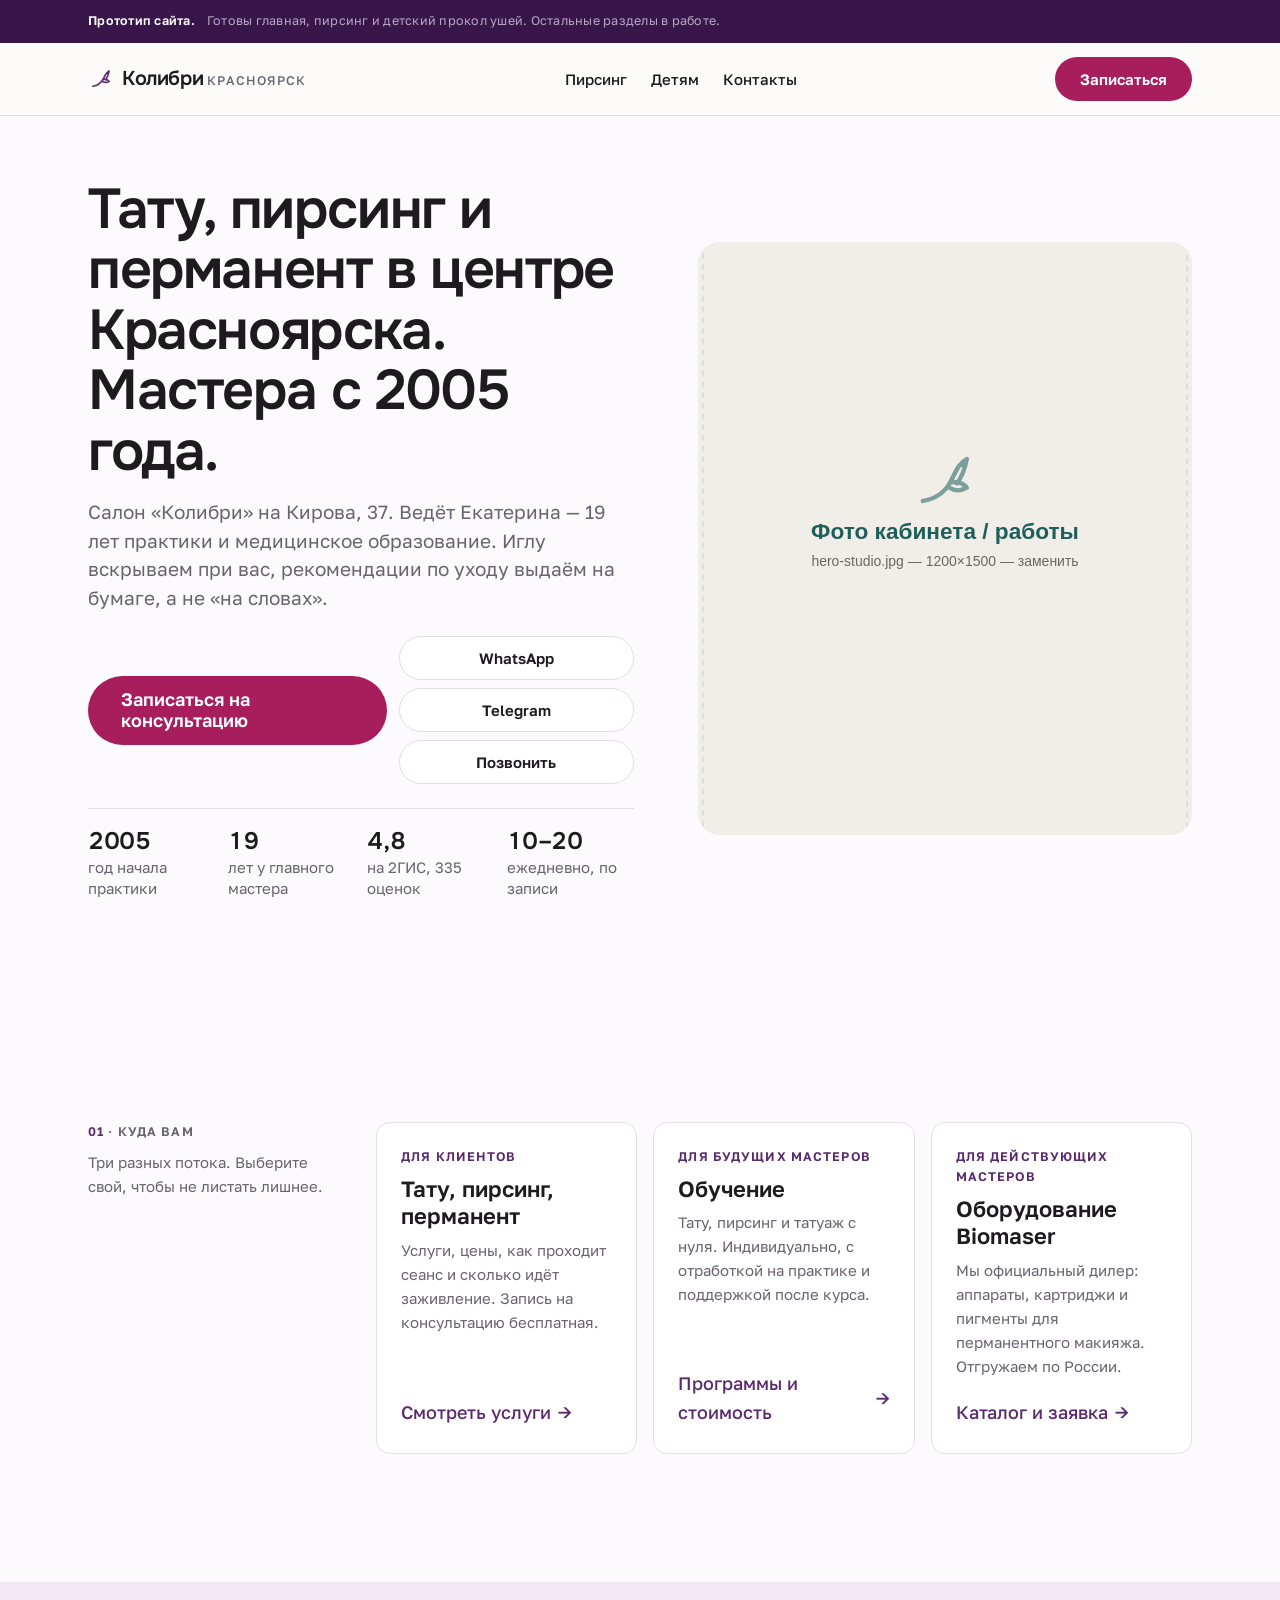
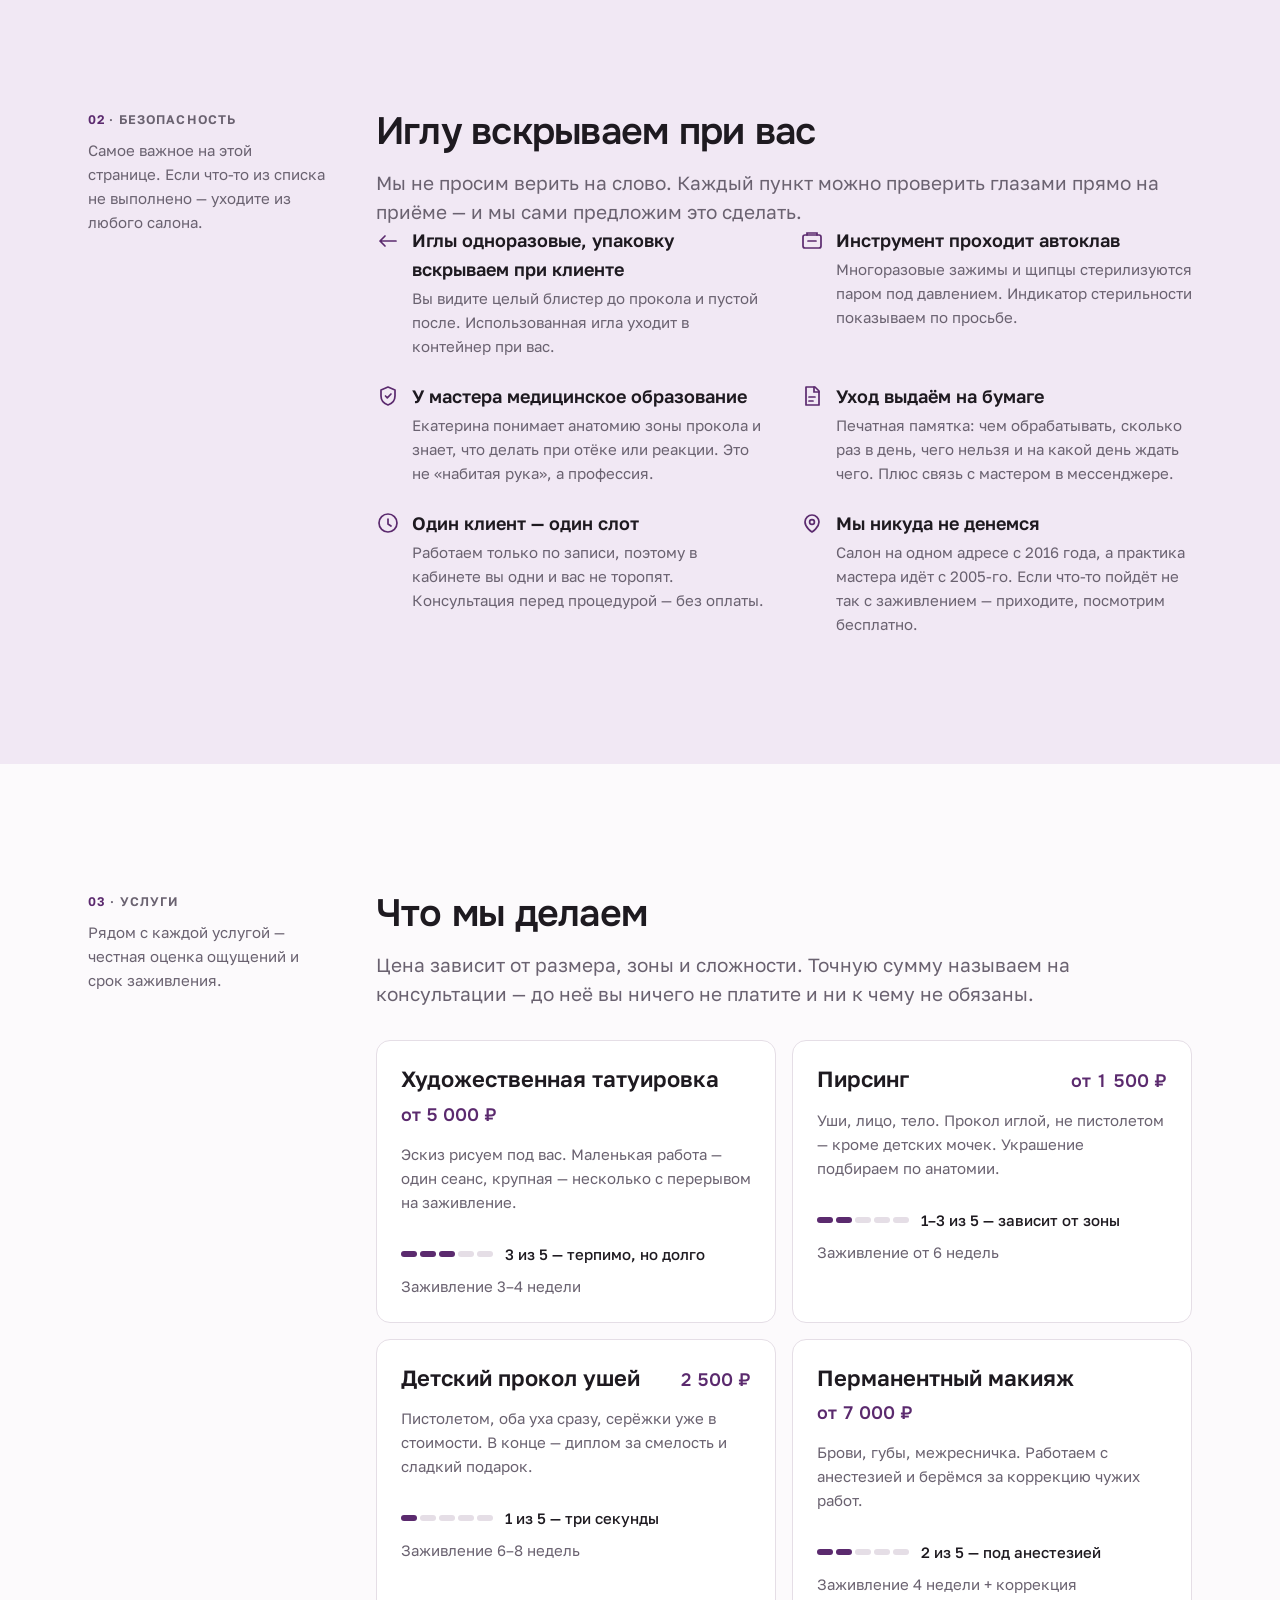
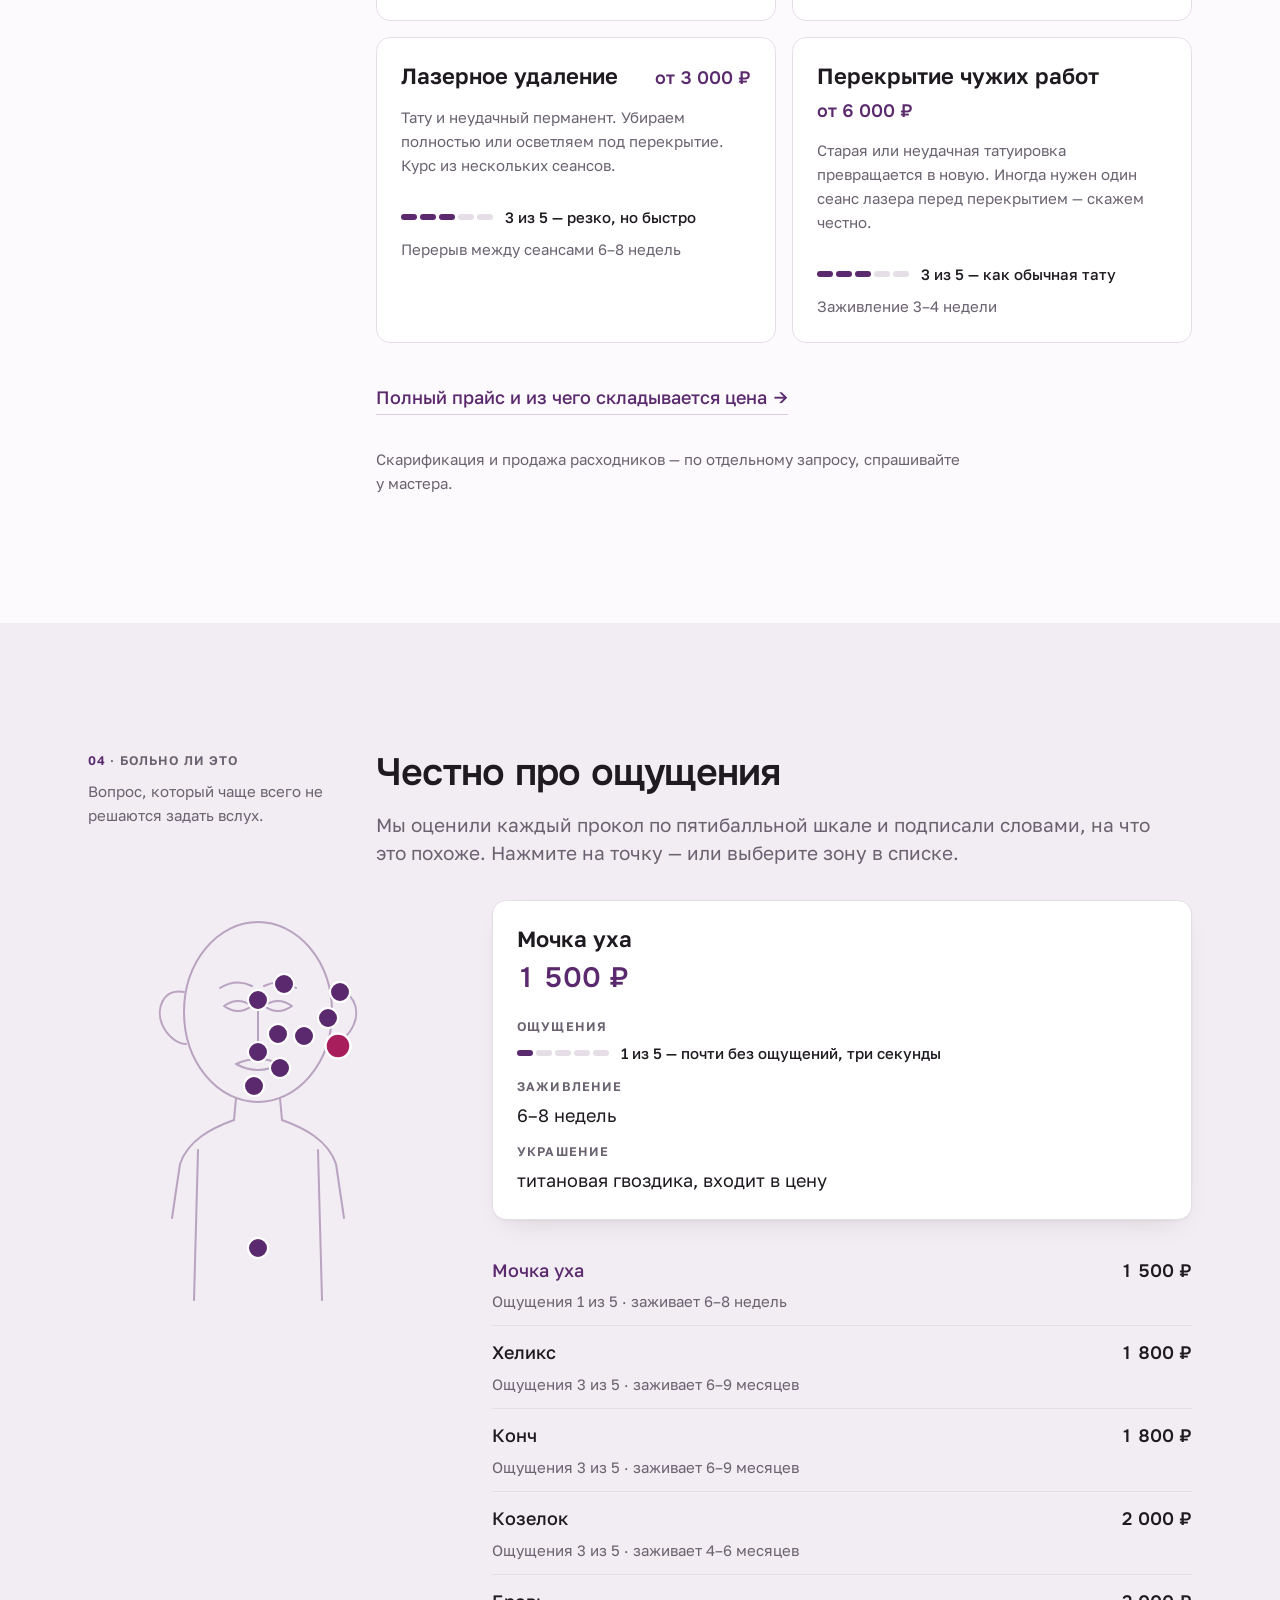
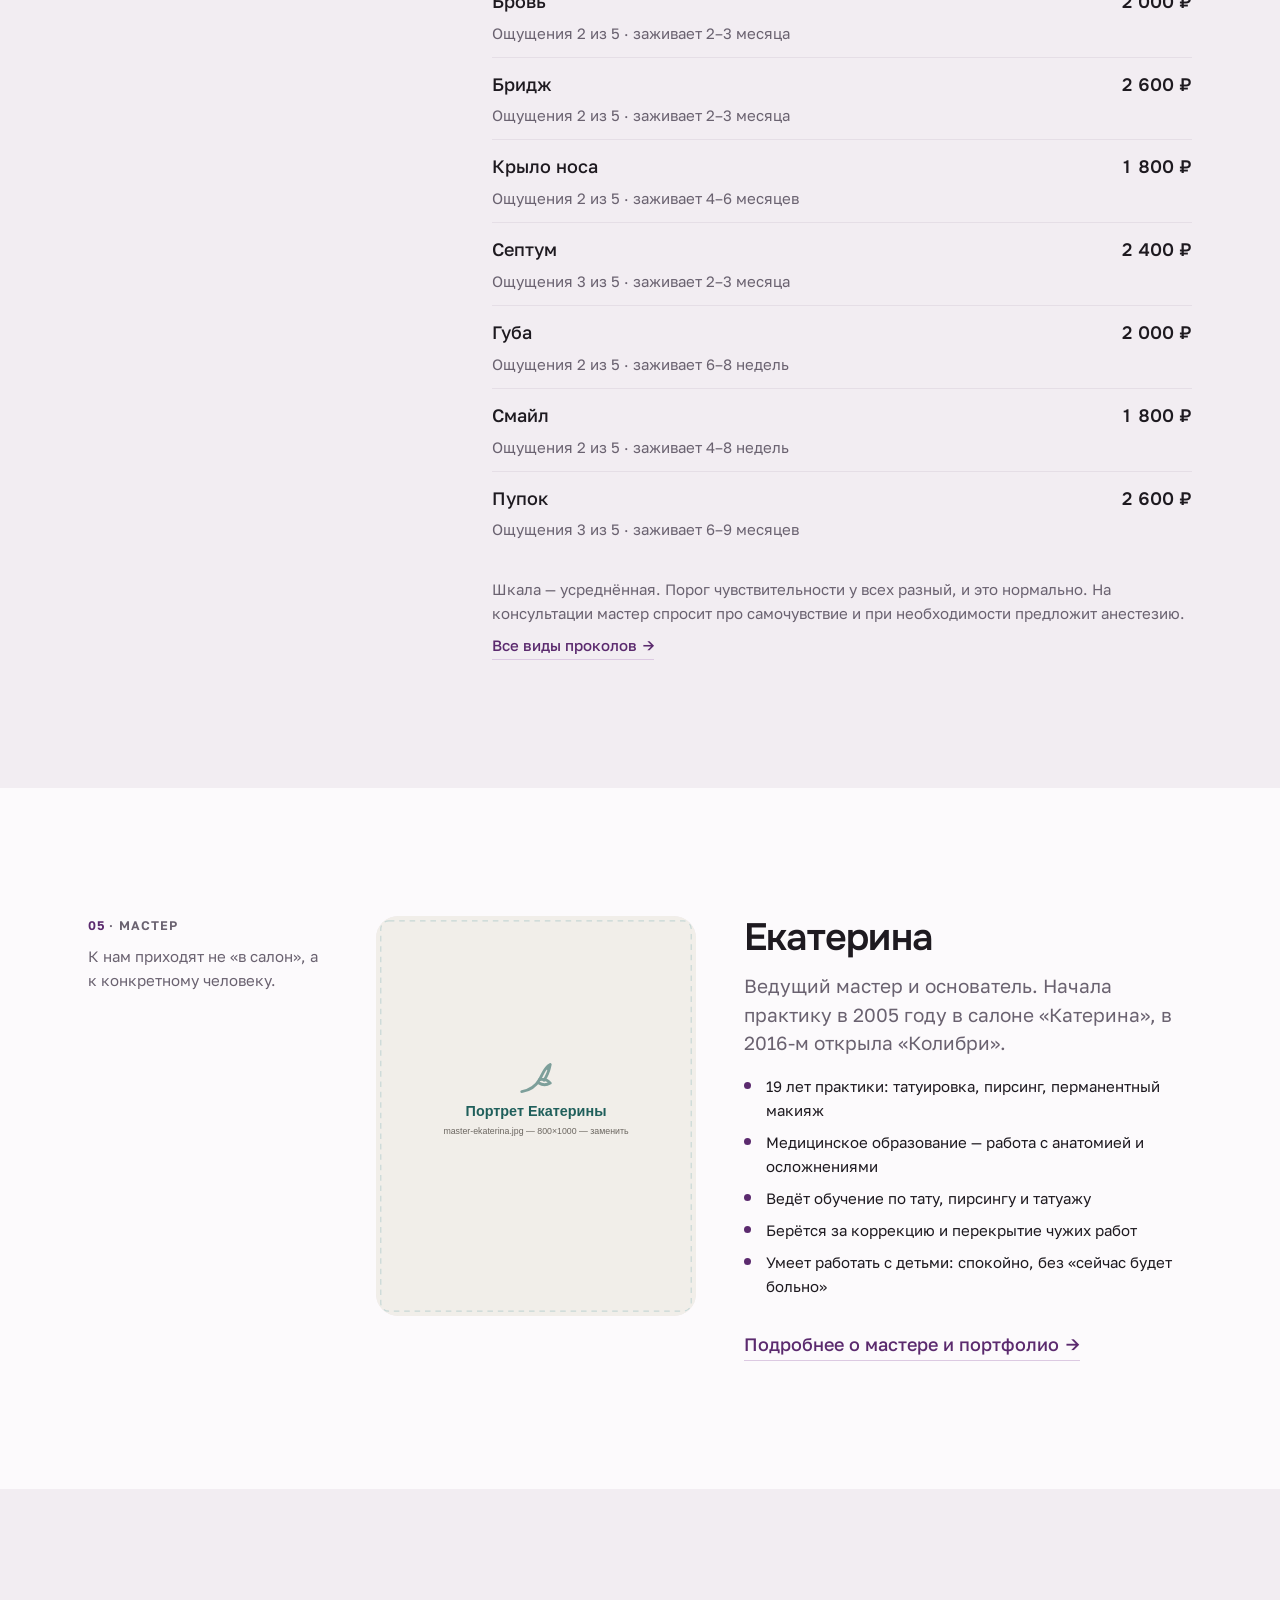
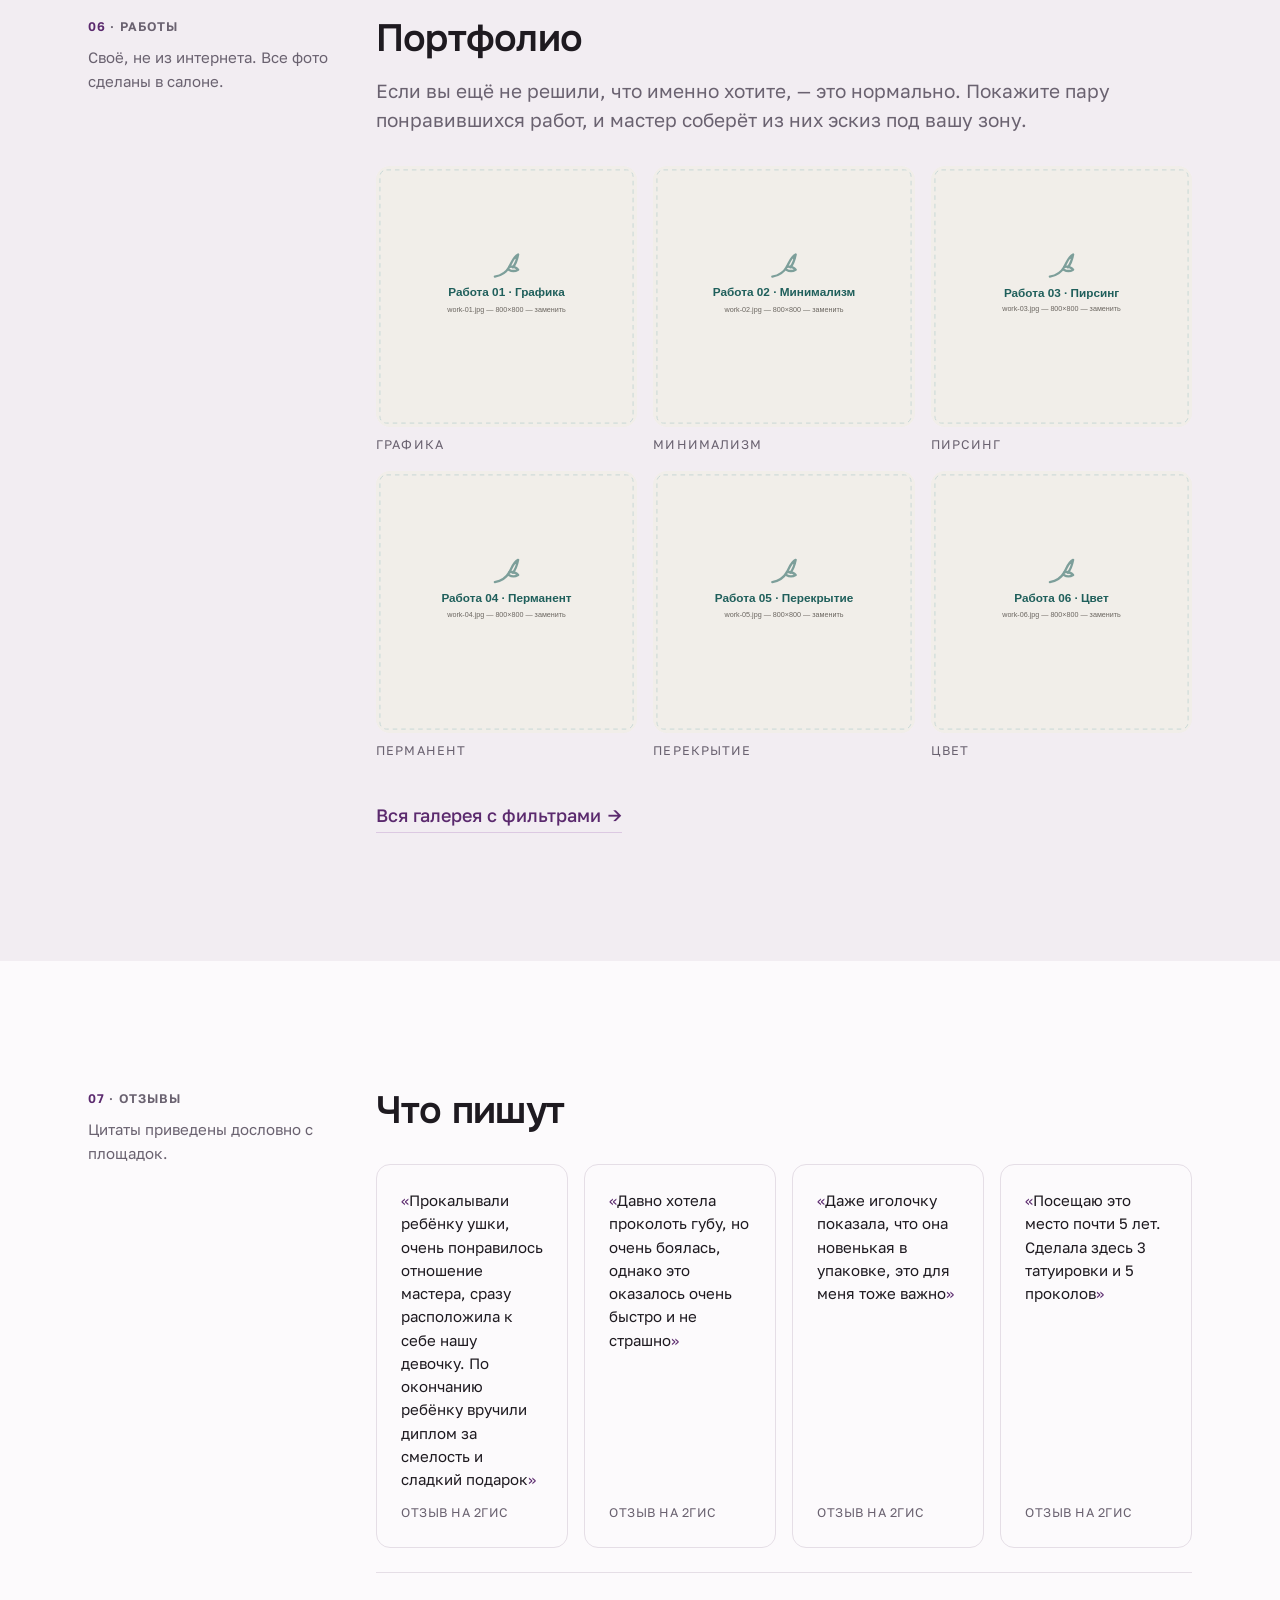
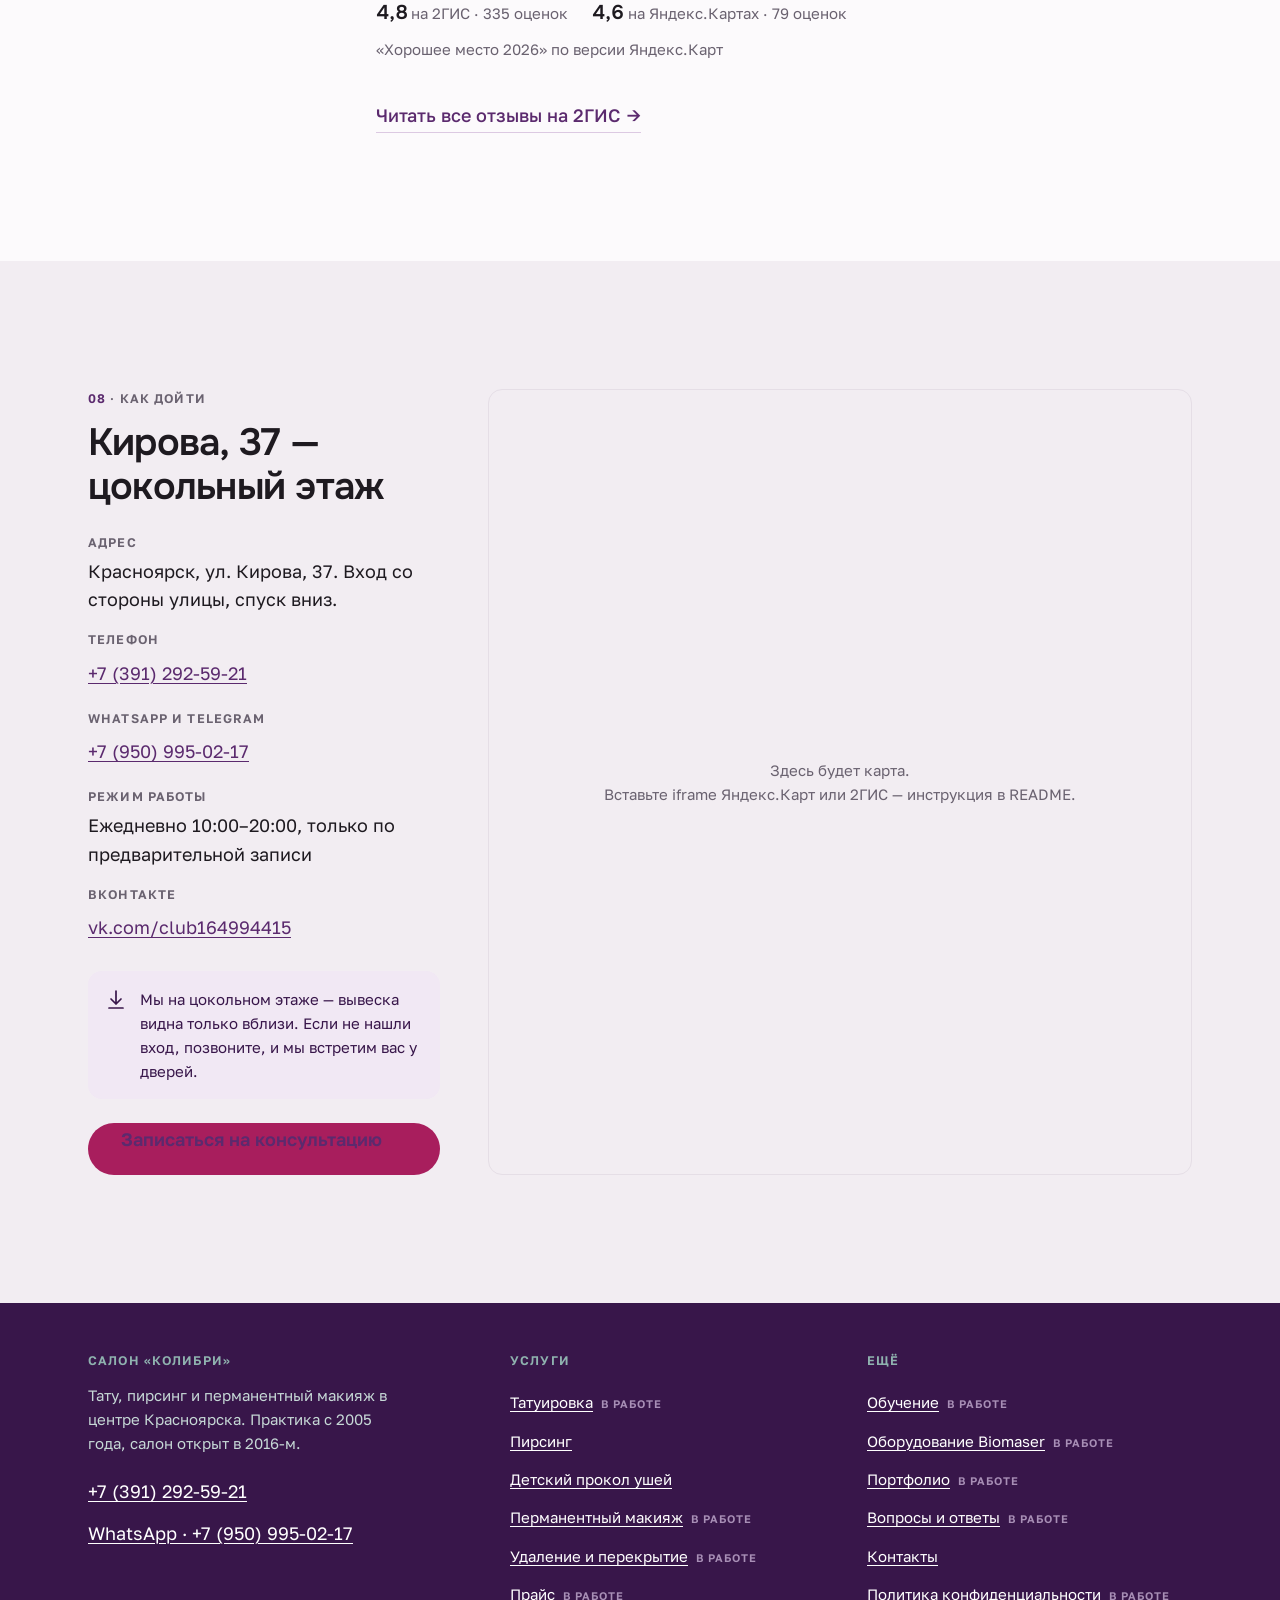
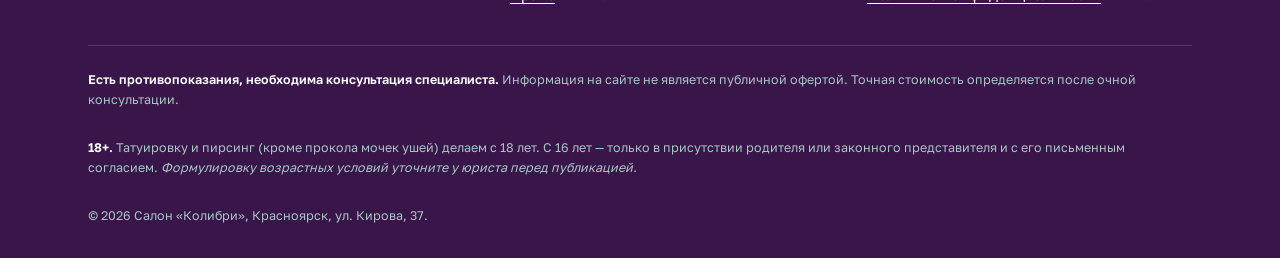
<file: index.html>
<!doctype html>
<html lang="ru">
<head>
<meta charset="utf-8">
<meta name="viewport" content="width=device-width, initial-scale=1">

<title>Колибри — тату, пирсинг и перманент в центре Красноярска | Кирова, 37</title>
<meta name="description" content="Тату-салон и пирсинг в центре Красноярска, ул. Кирова, 37. Мастер Екатерина: 19 лет практики, медицинское образование. Иглу вскрываем при вас. Прокол ушей ребёнку, перманентный макияж, удаление и перекрытие тату. Запись: +7 (391) 292-59-21.">
<link rel="canonical" href="https://kolibri-tattoo.ru/">

<!-- ╔══════════════════════════════════════════════════════════════════╗
     ║  УДАЛИТЬ ПЕРЕД ЗАПУСКОМ НА БОЕВОМ ДОМЕНЕ                          ║
     ║  Пока на сайте плейсхолдеры вместо фотографий и неподтверждённые  ║
     ║  цены, он закрыт от поисковиков. Строка ниже — единственное, что  ║
     ║  держит черновик вне выдачи. Удалите её в день запуска.           ║
     ╚══════════════════════════════════════════════════════════════════╝ -->
<meta name="robots" content="noindex, nofollow">

<meta property="og:type" content="website">
<meta property="og:site_name" content="Салон «Колибри»">
<meta property="og:locale" content="ru_RU">
<meta property="og:title" content="Колибри — тату, пирсинг и перманент в центре Красноярска">
<meta property="og:description" content="Мастера с 2005 года. Иглу вскрываем при вас, уход выдаём на бумаге. Кирова, 37 — цокольный этаж.">
<meta property="og:url" content="https://kolibri-tattoo.ru/">
<!-- ЗАМЕНИТЬ: реальная обложка 1200×630 px, jpg -->
<meta property="og:image" content="https://kolibri-tattoo.ru/assets/img/og-cover.jpg">
<meta name="twitter:card" content="summary_large_image">
<meta name="theme-color" content="#FCFAFC">

<link rel="icon" href="assets/img/favicon.svg" type="image/svg+xml">

<link rel="preconnect" href="https://fonts.googleapis.com">
<link rel="preconnect" href="https://fonts.gstatic.com" crossorigin>
<link href="https://fonts.googleapis.com/css2?family=Onest:wght@500;600&family=Golos+Text:wght@400;500;600&display=swap" rel="stylesheet">

<link rel="stylesheet" href="assets/css/tokens.css">
<!-- Фирменная сливово-малиновая палитра. Чтобы вернуться к петролевой,
     удалите одну строку ниже — больше ничего менять не нужно. -->
<link rel="stylesheet" href="assets/css/theme-brand.css">
<link rel="stylesheet" href="assets/css/site.css">

<script type="application/ld+json">
{
  "@context": "https://schema.org",
  "@type": "TattooParlor",
  "name": "Салон «Колибри»",
  "description": "Тату, пирсинг, перманентный макияж, лазерное удаление, обучение. Работаем с 2005 года.",
  "url": "https://kolibri-tattoo.ru/",
  "telephone": "+73912925921",
  "priceRange": "₽₽",
  "image": "https://kolibri-tattoo.ru/assets/img/og-cover.jpg",
  "address": {
    "@type": "PostalAddress",
    "streetAddress": "ул. Кирова, 37, цокольный этаж",
    "addressLocality": "Красноярск",
    "addressRegion": "Красноярский край",
    "addressCountry": "RU"
  },
  "openingHoursSpecification": [{
    "@type": "OpeningHoursSpecification",
    "dayOfWeek": ["Monday","Tuesday","Wednesday","Thursday","Friday","Saturday","Sunday"],
    "opens": "10:00",
    "closes": "20:00"
  }],
  "aggregateRating": {
    "@type": "AggregateRating",
    "ratingValue": "4.8",
    "reviewCount": "305",
    "ratingCount": "335",
    "bestRating": "5"
  },
  "sameAs": ["https://vk.com/club164994415"],
  "founder": { "@type": "Person", "name": "Екатерина" }
}
</script>
</head>

<body>

<!-- УДАЛИТЬ ПЕРЕД ЗАПУСКОМ: полоса нужна только на время показа заказчику. -->
<div class="notice-proto">
  <div class="container">
    <b>Прототип сайта.</b>
    <span>Готовы главная, пирсинг и детский прокол ушей. Остальные разделы в работе.</span>
  </div>
</div>

<a class="skip-link" href="#main">Перейти к содержанию</a>

<!-- ====================== ШАПКА ====================== -->
<header class="site-header">
  <div class="container site-header__inner">

    <!-- Только относительный путь: href="/" уводит на корень домена,
         а сайт может лежать в подпапке (GitHub Pages, тестовый поддомен). -->
    <a class="brand" href="./" aria-label="Салон Колибри, главная страница">
      <svg class="brand__mark" viewBox="0 0 32 32" fill="none" aria-hidden="true">
        <path d="M6 25c6-1 10-4 12.5-8.5S22 8 26 6c-1 5-2 8-4.5 11" stroke="currentColor" stroke-width="2" stroke-linecap="round" stroke-linejoin="round"/>
        <path d="M18.5 16.5c3.5-.5 6 .5 7.5 2.5-2.5 1.5-5.5 1.5-8 0" stroke="currentColor" stroke-width="2" stroke-linecap="round" stroke-linejoin="round"/>
        <circle cx="24.5" cy="8.5" r="1.5" fill="currentColor"/>
      </svg>
      <span>Колибри<span class="brand__city"> Красноярск</span></span>
    </a>

    <button class="nav-toggle" type="button" aria-expanded="false" aria-controls="nav">
      <svg width="18" height="12" viewBox="0 0 18 12" fill="none" aria-hidden="true">
        <path d="M0 1h18M0 6h18M0 11h18" stroke="currentColor" stroke-width="1.6"/>
      </svg>
      Меню
    </button>

    <nav class="nav" id="nav" aria-label="Основная навигация">
      <ul class="nav__list">
        <li><a href="piercing.html">Пирсинг</a></li>
        <li><a href="deti.html">Детям</a></li>
        <li><a href="./#contacts">Контакты</a></li>
      </ul>
      <div class="nav__extra">
        <a class="btn btn--primary btn--block" href="https://wa.me/79509950217">Записаться на консультацию</a>
        <a class="btn btn--ghost btn--block" href="tel:+73912925921">+7 (391) 292-59-21</a>
      </div>
    </nav>

    <a class="btn btn--primary btn--sm header__cta" href="https://wa.me/79509950217">Записаться</a>
  </div>
</header>

<main id="main">

<!-- ====================== 1. ПЕРВЫЙ ЭКРАН ====================== -->
<section class="hero">
  <div class="container hero__grid">

    <div>
      <h1 class="reveal">Тату, пирсинг и перманент в центре Красноярска. Мастера с 2005 года.</h1>

      <p class="lead reveal" data-delay="1">
        Салон «Колибри» на Кирова, 37. Ведёт Екатерина — 19 лет практики
        и медицинское образование. Иглу вскрываем при вас, рекомендации
        по уходу выдаём на бумаге, а не «на словах».
      </p>

      <div class="hero__actions reveal" data-delay="2">
        <a class="btn btn--primary" href="https://wa.me/79509950217">Записаться на консультацию</a>
        <div class="hero__messengers">
          <a class="btn btn--ghost btn--sm" href="https://wa.me/79509950217">WhatsApp</a>
          <a class="btn btn--ghost btn--sm" href="https://t.me/+79509950217">Telegram</a>
          <a class="btn btn--ghost btn--sm" href="tel:+73912925921">Позвонить</a>
        </div>
      </div>

      <ul class="hero__facts reveal" data-delay="3">
        <li><b class="num">2005</b>год начала практики</li>
        <li><b class="num">19</b>лет у главного мастера</li>
        <li><b class="num">4,8</b>на 2ГИС, 335 оценок</li>
        <li><b class="num">10–20</b>ежедневно, по записи</li>
      </ul>
    </div>

    <div class="hero__media reveal">
      <!-- ЗАМЕНИТЬ: реальное фото кабинета или работы, 1200×1500.
           После замены раскомментируйте строку <source> и положите рядом .webp
      <picture>
        <source srcset="assets/img/hero-studio.webp" type="image/webp">
        <img src="assets/img/hero-studio.jpg" ...>
      </picture> -->
      <img src="assets/img/hero-studio.svg"
           alt="Рабочее место мастера в салоне «Колибри»: кушетка, стерильный столик с раскрытым набором инструментов"
           width="1200" height="1500" fetchpriority="high">
    </div>

  </div>
</section>

<!-- ====================== 2. ТРИ ВХОДА ====================== -->
<section class="section" aria-labelledby="doors-h">
  <div class="container layout">

    <div class="layout__aside reveal">
      <span class="eyebrow"><b>01</b> · Куда вам</span>
      <p>Три разных потока. Выберите свой, чтобы не листать лишнее.</p>
    </div>

    <div>
      <h2 id="doors-h" class="visually-hidden">Разделы сайта</h2>
      <div class="doors">

        <a class="door reveal" href="price.html">
          <span class="door__num">Для клиентов</span>
          <h3>Тату, пирсинг, перманент</h3>
          <p>Услуги, цены, как проходит сеанс и сколько идёт заживление. Запись на консультацию бесплатная.</p>
          <span class="link-arrow">Смотреть услуги</span>
        </a>

        <a class="door reveal" data-delay="1" href="obuchenie.html">
          <span class="door__num">Для будущих мастеров</span>
          <h3>Обучение</h3>
          <p>Тату, пирсинг и татуаж с нуля. Индивидуально, с отработкой на практике и поддержкой после курса.</p>
          <span class="link-arrow">Программы и стоимость</span>
        </a>

        <a class="door reveal" data-delay="2" href="biomaser.html">
          <span class="door__num">Для действующих мастеров</span>
          <h3>Оборудование Biomaser</h3>
          <p>Мы официальный дилер: аппараты, картриджи и пигменты для перманентного макияжа. Отгружаем по России.</p>
          <span class="link-arrow">Каталог и заявка</span>
        </a>

      </div>
    </div>
  </div>
</section>

<!-- ====================== 3. БЕЗОПАСНОСТЬ ====================== -->
<section class="section section--wash" aria-labelledby="safety-h">
  <div class="container layout">

    <div class="layout__aside reveal">
      <span class="eyebrow"><b>02</b> · Безопасность</span>
      <p>Самое важное на этой странице. Если что-то из списка не выполнено — уходите из любого салона.</p>
    </div>

    <div class="stack-lg">
      <div class="reveal">
        <h2 id="safety-h">Иглу вскрываем при вас</h2>
        <p class="lead" style="margin-top:var(--s-4)">
          Мы не просим верить на слово. Каждый пункт можно проверить глазами прямо на приёме —
          и мы сами предложим это сделать.
        </p>
      </div>

      <ul class="safety-list reveal" data-delay="1">
        <li>
          <svg viewBox="0 0 24 24" fill="none" aria-hidden="true"><path d="M4 12h16M9 7l-5 5 5 5" stroke="currentColor" stroke-width="1.7" stroke-linecap="round" stroke-linejoin="round"/></svg>
          <div>
            <b>Иглы одноразовые, упаковку вскрываем при клиенте</b>
            <p>Вы видите целый блистер до прокола и пустой после. Использованная игла уходит в контейнер при вас.</p>
          </div>
        </li>
        <li>
          <svg viewBox="0 0 24 24" fill="none" aria-hidden="true"><rect x="3" y="6" width="18" height="13" rx="2" stroke="currentColor" stroke-width="1.7"/><path d="M7 6V4h10v2M8 12h8" stroke="currentColor" stroke-width="1.7" stroke-linecap="round"/></svg>
          <div>
            <b>Инструмент проходит автоклав</b>
            <p>Многоразовые зажимы и щипцы стерилизуются паром под давлением. Индикатор стерильности показываем по просьбе.</p>
          </div>
        </li>
        <li>
          <svg viewBox="0 0 24 24" fill="none" aria-hidden="true"><path d="M12 3l7 3v6c0 4.4-3 7.6-7 9-4-1.4-7-4.6-7-9V6l7-3z" stroke="currentColor" stroke-width="1.7" stroke-linejoin="round"/><path d="M9.5 12l1.8 1.8L15 10" stroke="currentColor" stroke-width="1.7" stroke-linecap="round" stroke-linejoin="round"/></svg>
          <div>
            <b>У мастера медицинское образование</b>
            <p>Екатерина понимает анатомию зоны прокола и знает, что делать при отёке или реакции. Это не «набитая рука», а профессия.</p>
          </div>
        </li>
        <li>
          <svg viewBox="0 0 24 24" fill="none" aria-hidden="true"><path d="M6 3h9l4 4v14H6z" stroke="currentColor" stroke-width="1.7" stroke-linejoin="round"/><path d="M14 3v5h5M9 13h6M9 17h4" stroke="currentColor" stroke-width="1.7" stroke-linecap="round"/></svg>
          <div>
            <b>Уход выдаём на бумаге</b>
            <p>Печатная памятка: чем обрабатывать, сколько раз в день, чего нельзя и на какой день ждать чего. Плюс связь с мастером в мессенджере.</p>
          </div>
        </li>
        <li>
          <svg viewBox="0 0 24 24" fill="none" aria-hidden="true"><circle cx="12" cy="12" r="9" stroke="currentColor" stroke-width="1.7"/><path d="M12 8v5l3 2" stroke="currentColor" stroke-width="1.7" stroke-linecap="round" stroke-linejoin="round"/></svg>
          <div>
            <b>Один клиент — один слот</b>
            <p>Работаем только по записи, поэтому в кабинете вы одни и вас не торопят. Консультация перед процедурой — без оплаты.</p>
          </div>
        </li>
        <li>
          <svg viewBox="0 0 24 24" fill="none" aria-hidden="true"><path d="M12 21s-7-4.4-7-10a7 7 0 1114 0c0 5.6-7 10-7 10z" stroke="currentColor" stroke-width="1.7" stroke-linejoin="round"/><circle cx="12" cy="11" r="2.4" stroke="currentColor" stroke-width="1.7"/></svg>
          <div>
            <b>Мы никуда не денемся</b>
            <p>Салон на одном адресе с 2016 года, а практика мастера идёт с 2005-го. Если что-то пойдёт не так с заживлением — приходите, посмотрим бесплатно.</p>
          </div>
        </li>
      </ul>
    </div>
  </div>
</section>

<!-- ====================== 4. УСЛУГИ ====================== -->
<section class="section" aria-labelledby="services-h">
  <div class="container layout">

    <div class="layout__aside reveal">
      <span class="eyebrow"><b>03</b> · Услуги</span>
      <p>Рядом с каждой услугой — честная оценка ощущений и срок заживления.</p>
    </div>

    <div class="stack-lg">
      <div class="reveal">
        <h2 id="services-h">Что мы делаем</h2>
        <p class="lead measure" style="margin-top:var(--s-4)">
          Цена зависит от размера, зоны и сложности. Точную сумму называем на консультации —
          до неё вы ничего не платите и ни к чему не обязаны.
        </p>
      </div>

      <!-- ПРОВЕРИТЬ ЦЕНЫ: подтверждены только 1500 (мочка) и 2500 (детский прокол).
           Остальные значения — ориентир, замените на актуальные. -->
      <div class="grid-cards reveal" data-delay="1">

        <a class="card card--link" href="tattoo.html">
          <div class="card__title"><h3>Художественная татуировка</h3><span class="card__price">от 5 000 ₽</span></div>
          <p class="card__note">Эскиз рисуем под вас. Маленькая работа — один сеанс, крупная — несколько с перерывом на заживление.</p>
          <span class="scale">
            <span class="scale__bars"><span class="scale__bar" data-on></span><span class="scale__bar" data-on></span><span class="scale__bar" data-on></span><span class="scale__bar"></span><span class="scale__bar"></span></span>
            <span class="scale__word">3 из 5 — терпимо, но долго</span>
            <span class="scale__heal">Заживление 3–4 недели</span>
          </span>
        </a>

        <a class="card card--link" href="piercing.html">
          <div class="card__title"><h3>Пирсинг</h3><span class="card__price">от 1 500 ₽</span></div>
          <p class="card__note">Уши, лицо, тело. Прокол иглой, не пистолетом — кроме детских мочек. Украшение подбираем по анатомии.</p>
          <span class="scale">
            <span class="scale__bars"><span class="scale__bar" data-on></span><span class="scale__bar" data-on></span><span class="scale__bar"></span><span class="scale__bar"></span><span class="scale__bar"></span></span>
            <span class="scale__word">1–3 из 5 — зависит от зоны</span>
            <span class="scale__heal">Заживление от 6 недель</span>
          </span>
        </a>

        <a class="card card--link" href="deti.html">
          <div class="card__title"><h3>Детский прокол ушей</h3><span class="card__price">2 500 ₽</span></div>
          <p class="card__note">Пистолетом, оба уха сразу, серёжки уже в стоимости. В конце — диплом за смелость и сладкий подарок.</p>
          <span class="scale">
            <span class="scale__bars"><span class="scale__bar" data-on></span><span class="scale__bar"></span><span class="scale__bar"></span><span class="scale__bar"></span><span class="scale__bar"></span></span>
            <span class="scale__word">1 из 5 — три секунды</span>
            <span class="scale__heal">Заживление 6–8 недель</span>
          </span>
        </a>

        <a class="card card--link" href="permanent.html">
          <div class="card__title"><h3>Перманентный макияж</h3><span class="card__price">от 7 000 ₽</span></div>
          <p class="card__note">Брови, губы, межресничка. Работаем с анестезией и берёмся за коррекцию чужих работ.</p>
          <span class="scale">
            <span class="scale__bars"><span class="scale__bar" data-on></span><span class="scale__bar" data-on></span><span class="scale__bar"></span><span class="scale__bar"></span><span class="scale__bar"></span></span>
            <span class="scale__word">2 из 5 — под анестезией</span>
            <span class="scale__heal">Заживление 4 недели + коррекция</span>
          </span>
        </a>

        <a class="card card--link" href="udalenie.html">
          <div class="card__title"><h3>Лазерное удаление</h3><span class="card__price">от 3 000 ₽</span></div>
          <p class="card__note">Тату и неудачный перманент. Убираем полностью или осветляем под перекрытие. Курс из нескольких сеансов.</p>
          <span class="scale">
            <span class="scale__bars"><span class="scale__bar" data-on></span><span class="scale__bar" data-on></span><span class="scale__bar" data-on></span><span class="scale__bar"></span><span class="scale__bar"></span></span>
            <span class="scale__word">3 из 5 — резко, но быстро</span>
            <span class="scale__heal">Перерыв между сеансами 6–8 недель</span>
          </span>
        </a>

        <a class="card card--link" href="udalenie.html#cover">
          <div class="card__title"><h3>Перекрытие чужих работ</h3><span class="card__price">от 6 000 ₽</span></div>
          <p class="card__note">Старая или неудачная татуировка превращается в новую. Иногда нужен один сеанс лазера перед перекрытием — скажем честно.</p>
          <span class="scale">
            <span class="scale__bars"><span class="scale__bar" data-on></span><span class="scale__bar" data-on></span><span class="scale__bar" data-on></span><span class="scale__bar"></span><span class="scale__bar"></span></span>
            <span class="scale__word">3 из 5 — как обычная тату</span>
            <span class="scale__heal">Заживление 3–4 недели</span>
          </span>
        </a>

      </div>

      <p class="reveal"><a class="link-arrow" href="price.html">Полный прайс и из чего складывается цена</a></p>

      <p class="card__note reveal" style="max-width:var(--measure)">
        Скарификация и продажа расходников — по отдельному запросу, спрашивайте у мастера.
      </p>
    </div>
  </div>
</section>

<!-- ====================== 5. КАРТА ОЩУЩЕНИЙ · сигнатурная секция ========= -->
<section class="section section--soft" aria-labelledby="pain-h" data-painmap>
  <div class="container">

    <div class="layout" style="margin-bottom:var(--s-6)">
      <div class="layout__aside reveal">
        <span class="eyebrow"><b>04</b> · Больно ли это</span>
        <p>Вопрос, который чаще всего не решаются задать вслух.</p>
      </div>
      <div class="reveal">
        <h2 id="pain-h">Честно про ощущения</h2>
        <p class="lead measure" style="margin-top:var(--s-4)">
          Мы оценили каждый прокол по пятибалльной шкале и подписали словами, на что это похоже.
          Нажмите на точку — или выберите зону в списке.
        </p>
      </div>
    </div>

    <div class="painmap">

      <div class="painmap__figwrap reveal">
        <svg class="painmap__fig" viewBox="0 0 340 470" fill="none" role="img"
             aria-label="Схема тела с отмеченными зонами проколов. Тот же перечень зон доступен списком ниже.">
          <g stroke="currentColor" stroke-width="2" stroke-linecap="round" stroke-linejoin="round" opacity=".38">
            <ellipse cx="170" cy="112" rx="74" ry="90"/>
            <path d="M244 92c22-4 28 18 22 32-4 10-14 20-24 20"/>
            <path d="M96 92c-22-4-28 18-22 32 4 10 14 20 24 20"/>
            <path d="M132 88q16-10 32-2M176 86q16-8 32 2"/>
            <path d="M136 106q14-10 28 0-14 10-28 0M176 106q14-10 28 0-14 10-28 0"/>
            <path d="M170 104v38q0 8 10 8"/>
            <path d="M148 164q22-10 44 0-22 12-44 0"/>
            <path d="M148 198l-2 22M192 198l2 22"/>
            <path d="M146 220c-22 8-46 20-54 44l-8 54M194 220c22 8 46 20 54 44l8 54"/>
            <path d="M110 250l-4 150M230 250l4 150"/>
          </g>
        </svg>

        <button class="hotspot" type="button" style="left:74.1%;top:19.6%" data-zone="helix" aria-pressed="false"
          data-name="Хеликс" data-price="1 800 ₽" data-level="3" data-feel="резко, но одна секунда"
          data-heal="6–9 месяцев" data-jewel="титановый лабрет или кольцо">
          <span>Хеликс</span></button>

        <button class="hotspot" type="button" style="left:70.6%;top:25.1%" data-zone="conch" aria-pressed="false"
          data-name="Конч" data-price="1 800 ₽" data-level="3" data-feel="давление и хруст хряща"
          data-heal="6–9 месяцев" data-jewel="лабрет с плоской основой">
          <span>Конч</span></button>

        <button class="hotspot" type="button" style="left:63.5%;top:28.9%" data-zone="tragus" aria-pressed="false"
          data-name="Козелок" data-price="2 000 ₽" data-level="3" data-feel="глухой щелчок внутри уха"
          data-heal="4–6 месяцев" data-jewel="небольшой лабрет">
          <span>Козелок</span></button>

        <button class="hotspot" type="button" style="left:73.5%;top:31.1%" data-zone="lobe" aria-pressed="false"
          data-name="Мочка уха" data-price="1 500 ₽" data-level="1" data-feel="почти без ощущений, три секунды"
          data-heal="6–8 недель" data-jewel="титановая гвоздика, входит в цену">
          <span>Мочка уха</span></button>

        <button class="hotspot" type="button" style="left:57.6%;top:17.9%" data-zone="brow" aria-pressed="false"
          data-name="Бровь" data-price="2 000 ₽" data-level="2" data-feel="как щипок пинцетом"
          data-heal="2–3 месяца" data-jewel="титановый банан или микроштанга">
          <span>Бровь</span></button>

        <button class="hotspot" type="button" style="left:50%;top:21.3%" data-zone="bridge" aria-pressed="false"
          data-name="Бридж" data-price="2 600 ₽" data-level="2" data-feel="короткое давление между глаз"
          data-heal="2–3 месяца" data-jewel="прямая титановая штанга">
          <span>Бридж</span></button>

        <button class="hotspot" type="button" style="left:55.9%;top:28.5%" data-zone="nose" aria-pressed="false"
          data-name="Крыло носа" data-price="1 800 ₽" data-level="2" data-feel="глаза слезятся — это рефлекс, не боль"
          data-heal="4–6 месяцев" data-jewel="нострил или маленькое кольцо">
          <span>Крыло носа</span></button>

        <button class="hotspot" type="button" style="left:50%;top:32.3%" data-zone="septum" aria-pressed="false"
          data-name="Септум" data-price="2 400 ₽" data-level="3" data-feel="сильное давление, потом слёзы-рефлекс"
          data-heal="2–3 месяца" data-jewel="подкова или кликер">
          <span>Септум</span></button>

        <button class="hotspot" type="button" style="left:56.5%;top:35.7%" data-zone="lip" aria-pressed="false"
          data-name="Губа" data-price="2 000 ₽" data-level="2" data-feel="быстро, губа мягкая"
          data-heal="6–8 недель" data-jewel="лабрет, после спада отёка меняем на короткий">
          <span>Губа</span></button>

        <button class="hotspot" type="button" style="left:48.8%;top:39.6%" data-zone="smile" aria-pressed="false"
          data-name="Смайл" data-price="1 800 ₽" data-level="2" data-feel="почти не чувствуется, уздечка тонкая"
          data-heal="4–8 недель" data-jewel="тонкая титановая штанга">
          <span>Смайл</span></button>

        <button class="hotspot" type="button" style="left:50%;top:74%" data-zone="navel" aria-pressed="false"
          data-name="Пупок" data-price="2 600 ₽" data-level="3" data-feel="ощутимо, но одно движение"
          data-heal="6–9 месяцев" data-jewel="титановый банан">
          <span>Пупок</span></button>
      </div>

      <div class="painmap__side">

        <div class="zone-panel reveal" data-zone-panel aria-live="polite">
          <h3>Мочка уха</h3>
          <span class="zone-panel__price">1 500 ₽</span>
          <dl>
            <div><dt>Ощущения</dt><dd>
              <span class="scale"><span class="scale__bars"><span class="scale__bar" data-on></span><span class="scale__bar"></span><span class="scale__bar"></span><span class="scale__bar"></span><span class="scale__bar"></span></span>
              <span class="scale__word">1 из 5 — почти без ощущений, три секунды</span></span>
            </dd></div>
            <div><dt>Заживление</dt><dd>6–8 недель</dd></div>
            <div><dt>Украшение</dt><dd>титановая гвоздика, входит в цену</dd></div>
          </dl>
        </div>

        <ul class="zone-list reveal" data-delay="1">
          <li><button type="button" data-zone="lobe" aria-pressed="true"
              data-name="Мочка уха" data-price="1 500 ₽" data-level="1" data-feel="почти без ощущений, три секунды" data-heal="6–8 недель" data-jewel="титановая гвоздика, входит в цену">
              <span class="zone-list__name">Мочка уха</span><span class="zone-list__price">1 500 ₽</span>
              <span class="zone-list__meta card__note">Ощущения 1 из 5 · заживает 6–8 недель</span></button></li>

          <li><button type="button" data-zone="helix" aria-pressed="false"
              data-name="Хеликс" data-price="1 800 ₽" data-level="3" data-feel="резко, но одна секунда" data-heal="6–9 месяцев" data-jewel="титановый лабрет или кольцо">
              <span class="zone-list__name">Хеликс</span><span class="zone-list__price">1 800 ₽</span>
              <span class="zone-list__meta card__note">Ощущения 3 из 5 · заживает 6–9 месяцев</span></button></li>

          <li><button type="button" data-zone="conch" aria-pressed="false"
              data-name="Конч" data-price="1 800 ₽" data-level="3" data-feel="давление и хруст хряща" data-heal="6–9 месяцев" data-jewel="лабрет с плоской основой">
              <span class="zone-list__name">Конч</span><span class="zone-list__price">1 800 ₽</span>
              <span class="zone-list__meta card__note">Ощущения 3 из 5 · заживает 6–9 месяцев</span></button></li>

          <li><button type="button" data-zone="tragus" aria-pressed="false"
              data-name="Козелок" data-price="2 000 ₽" data-level="3" data-feel="глухой щелчок внутри уха" data-heal="4–6 месяцев" data-jewel="небольшой лабрет">
              <span class="zone-list__name">Козелок</span><span class="zone-list__price">2 000 ₽</span>
              <span class="zone-list__meta card__note">Ощущения 3 из 5 · заживает 4–6 месяцев</span></button></li>

          <li><button type="button" data-zone="brow" aria-pressed="false"
              data-name="Бровь" data-price="2 000 ₽" data-level="2" data-feel="как щипок пинцетом" data-heal="2–3 месяца" data-jewel="титановый банан или микроштанга">
              <span class="zone-list__name">Бровь</span><span class="zone-list__price">2 000 ₽</span>
              <span class="zone-list__meta card__note">Ощущения 2 из 5 · заживает 2–3 месяца</span></button></li>

          <li><button type="button" data-zone="bridge" aria-pressed="false"
              data-name="Бридж" data-price="2 600 ₽" data-level="2" data-feel="короткое давление между глаз" data-heal="2–3 месяца" data-jewel="прямая титановая штанга">
              <span class="zone-list__name">Бридж</span><span class="zone-list__price">2 600 ₽</span>
              <span class="zone-list__meta card__note">Ощущения 2 из 5 · заживает 2–3 месяца</span></button></li>

          <li><button type="button" data-zone="nose" aria-pressed="false"
              data-name="Крыло носа" data-price="1 800 ₽" data-level="2" data-feel="глаза слезятся — это рефлекс, не боль" data-heal="4–6 месяцев" data-jewel="нострил или маленькое кольцо">
              <span class="zone-list__name">Крыло носа</span><span class="zone-list__price">1 800 ₽</span>
              <span class="zone-list__meta card__note">Ощущения 2 из 5 · заживает 4–6 месяцев</span></button></li>

          <li><button type="button" data-zone="septum" aria-pressed="false"
              data-name="Септум" data-price="2 400 ₽" data-level="3" data-feel="сильное давление, потом слёзы-рефлекс" data-heal="2–3 месяца" data-jewel="подкова или кликер">
              <span class="zone-list__name">Септум</span><span class="zone-list__price">2 400 ₽</span>
              <span class="zone-list__meta card__note">Ощущения 3 из 5 · заживает 2–3 месяца</span></button></li>

          <li><button type="button" data-zone="lip" aria-pressed="false"
              data-name="Губа" data-price="2 000 ₽" data-level="2" data-feel="быстро, губа мягкая" data-heal="6–8 недель" data-jewel="лабрет, после спада отёка меняем на короткий">
              <span class="zone-list__name">Губа</span><span class="zone-list__price">2 000 ₽</span>
              <span class="zone-list__meta card__note">Ощущения 2 из 5 · заживает 6–8 недель</span></button></li>

          <li><button type="button" data-zone="smile" aria-pressed="false"
              data-name="Смайл" data-price="1 800 ₽" data-level="2" data-feel="почти не чувствуется, уздечка тонкая" data-heal="4–8 недель" data-jewel="тонкая титановая штанга">
              <span class="zone-list__name">Смайл</span><span class="zone-list__price">1 800 ₽</span>
              <span class="zone-list__meta card__note">Ощущения 2 из 5 · заживает 4–8 недель</span></button></li>

          <li><button type="button" data-zone="navel" aria-pressed="false"
              data-name="Пупок" data-price="2 600 ₽" data-level="3" data-feel="ощутимо, но одно движение" data-heal="6–9 месяцев" data-jewel="титановый банан">
              <span class="zone-list__name">Пупок</span><span class="zone-list__price">2 600 ₽</span>
              <span class="zone-list__meta card__note">Ощущения 3 из 5 · заживает 6–9 месяцев</span></button></li>
        </ul>

        <p class="card__note reveal">
          Шкала — усреднённая. Порог чувствительности у всех разный, и это нормально.
          На консультации мастер спросит про самочувствие и при необходимости предложит анестезию.
          <a class="link-arrow" href="piercing.html">Все виды проколов</a>
        </p>

      </div>
    </div>
  </div>
</section>

<!-- ====================== 6. МАСТЕР ====================== -->
<section class="section" aria-labelledby="master-h">
  <div class="container layout">

    <div class="layout__aside reveal">
      <span class="eyebrow"><b>05</b> · Мастер</span>
      <p>К нам приходят не «в салон», а к конкретному человеку.</p>
    </div>

    <div class="master">
      <div class="master__photo reveal">
        <!-- ЗАМЕНИТЬ: портрет Екатерины за работой, 800×1000 -->
        <img src="assets/img/master-ekaterina.svg"
             alt="Екатерина, мастер салона «Колибри», за работой в кабинете"
             width="800" height="1000" loading="lazy">
      </div>

      <div class="reveal" data-delay="1">
        <h2 id="master-h">Екатерина</h2>
        <p class="lead" style="margin-top:var(--s-3)">
          Ведущий мастер и основатель. Начала практику в 2005 году в салоне «Катерина»,
          в 2016-м открыла «Колибри».
        </p>
        <ul class="master__facts">
          <li>19 лет практики: татуировка, пирсинг, перманентный макияж</li>
          <li>Медицинское образование — работа с анатомией и осложнениями</li>
          <li>Ведёт обучение по тату, пирсингу и татуажу</li>
          <li>Берётся за коррекцию и перекрытие чужих работ</li>
          <li>Умеет работать с детьми: спокойно, без «сейчас будет больно»</li>
        </ul>
        <p><a class="link-arrow" href="masters.html">Подробнее о мастере и портфолио</a></p>
      </div>
    </div>
  </div>
</section>

<!-- ====================== 7. ПОРТФОЛИО ====================== -->
<section class="section section--soft" aria-labelledby="works-h">
  <div class="container layout">

    <div class="layout__aside reveal">
      <span class="eyebrow"><b>06</b> · Работы</span>
      <p>Своё, не из интернета. Все фото сделаны в салоне.</p>
    </div>

    <div class="stack-lg">
      <div class="reveal">
        <h2 id="works-h">Портфолио</h2>
        <p class="lead measure" style="margin-top:var(--s-4)">
          Если вы ещё не решили, что именно хотите, — это нормально. Покажите
          пару понравившихся работ, и мастер соберёт из них эскиз под вашу зону.
        </p>
      </div>

      <!-- ЗАМЕНИТЬ: 6 реальных работ, квадрат 800×800 -->
      <div class="gallery reveal" data-delay="1">
        <figure><img src="assets/img/work-01.svg" alt="Графическая татуировка на предплечье" width="800" height="800" loading="lazy"><figcaption>Графика</figcaption></figure>
        <figure><img src="assets/img/work-02.svg" alt="Минималистичная линейная татуировка на ключице" width="800" height="800" loading="lazy"><figcaption>Минимализм</figcaption></figure>
        <figure><img src="assets/img/work-03.svg" alt="Прокол хеликса с титановым украшением" width="800" height="800" loading="lazy"><figcaption>Пирсинг</figcaption></figure>
        <figure><img src="assets/img/work-04.svg" alt="Перманентный макияж бровей, результат через месяц" width="800" height="800" loading="lazy"><figcaption>Перманент</figcaption></figure>
        <figure><img src="assets/img/work-05.svg" alt="Перекрытие старой татуировки новым рисунком" width="800" height="800" loading="lazy"><figcaption>Перекрытие</figcaption></figure>
        <figure><img src="assets/img/work-06.svg" alt="Цветная татуировка на голени" width="800" height="800" loading="lazy"><figcaption>Цвет</figcaption></figure>
      </div>

      <p class="reveal"><a class="link-arrow" href="portfolio.html">Вся галерея с фильтрами</a></p>
    </div>
  </div>
</section>

<!-- ====================== 8. ОТЗЫВЫ ====================== -->
<section class="section" aria-labelledby="reviews-h">
  <div class="container layout">

    <div class="layout__aside reveal">
      <span class="eyebrow"><b>07</b> · Отзывы</span>
      <p>Цитаты приведены дословно с площадок.</p>
    </div>

    <div class="stack-lg">
      <div class="reveal">
        <h2 id="reviews-h">Что пишут</h2>
      </div>

      <div class="reviews reveal" data-delay="1">
        <article class="review">
          <blockquote>Прокалывали ребёнку ушки, очень понравилось отношение мастера, сразу расположила к себе нашу девочку. По окончанию ребёнку вручили диплом за смелость и сладкий подарок</blockquote>
          <footer>Отзыв на 2ГИС</footer>
        </article>
        <article class="review">
          <blockquote>Давно хотела проколоть губу, но очень боялась, однако это оказалось очень быстро и не страшно</blockquote>
          <footer>Отзыв на 2ГИС</footer>
        </article>
        <article class="review">
          <blockquote>Даже иголочку показала, что она новенькая в упаковке, это для меня тоже важно</blockquote>
          <footer>Отзыв на 2ГИС</footer>
        </article>
        <article class="review">
          <blockquote>Посещаю это место почти 5 лет. Сделала здесь 3 татуировки и 5 проколов</blockquote>
          <footer>Отзыв на 2ГИС</footer>
        </article>
      </div>

      <div class="rating-line reveal">
        <span><b class="num">4,8</b> на 2ГИС · 335 оценок</span>
        <span><b class="num">4,6</b> на Яндекс.Картах · 79 оценок</span>
        <span>«Хорошее место 2026» по версии Яндекс.Карт</span>
      </div>
      <p class="reveal"><a class="link-arrow" href="https://2gis.ru/krasnoyarsk" rel="nofollow noopener" target="_blank">Читать все отзывы на 2ГИС</a></p>
    </div>
  </div>
</section>

<!-- ====================== 9. КОНТАКТЫ ====================== -->
<section class="section section--soft" id="contacts" aria-labelledby="contacts-h">
  <div class="container">

    <div class="contacts">
      <div class="reveal">
        <span class="eyebrow"><b>08</b> · Как дойти</span>
        <h2 id="contacts-h">Кирова, 37 — цокольный этаж</h2>

        <dl style="margin-top:var(--s-5)">
          <div><dt>Адрес</dt><dd>Красноярск, ул. Кирова, 37. Вход со стороны улицы, спуск вниз.</dd></div>
          <div><dt>Телефон</dt><dd><a href="tel:+73912925921">+7 (391) 292-59-21</a></dd></div>
          <div><dt>WhatsApp и Telegram</dt><dd><a href="https://wa.me/79509950217">+7 (950) 995-02-17</a></dd></div>
          <div><dt>Режим работы</dt><dd>Ежедневно 10:00–20:00, только по предварительной записи</dd></div>
          <div><dt>ВКонтакте</dt><dd><a href="https://vk.com/club164994415" rel="noopener" target="_blank">vk.com/club164994415</a></dd></div>
        </dl>

        <p class="note-entrance">
          <svg viewBox="0 0 24 24" fill="none" aria-hidden="true"><path d="M12 4v13m0 0l-5-5m5 5l5-5" stroke="currentColor" stroke-width="1.7" stroke-linecap="round" stroke-linejoin="round"/><path d="M5 21h14" stroke="currentColor" stroke-width="1.7" stroke-linecap="round"/></svg>
          <span>Мы на цокольном этаже — вывеска видна только вблизи. Если не нашли вход, позвоните, и мы встретим вас у дверей.</span>
        </p>

        <div style="margin-top:var(--s-5);display:grid;gap:var(--s-3)">
          <a class="btn btn--primary" href="https://wa.me/79509950217">Записаться на консультацию</a>
          <!-- СЛОТ ОНЛАЙН-ЗАПИСИ: сюда вставляется виджет YCLIENTS или DIKIDI.
               Скрипт виджета кладите непосредственно перед </body>, а его
               контейнер — на место этого комментария.
               <div id="yclients-widget"></div> -->
        </div>
      </div>

      <div class="map-slot reveal" data-delay="1">
        <!-- ЗАМЕНИТЬ НА КАРТУ: вставьте iframe конструктора Яндекс.Карт
             (yandex.ru/map-constructor) или 2ГИС. Не забудьте title у iframe.
             <iframe src="..." title="Салон Колибри на карте Красноярска" loading="lazy"></iframe> -->
        <span>Здесь будет карта.<br>Вставьте iframe Яндекс.Карт или 2ГИС — инструкция в README.</span>
      </div>
    </div>
  </div>
</section>

</main>

<!-- ====================== ПОДВАЛ ====================== -->
<footer class="site-footer">
  <div class="container">
    <div class="footer__grid">

      <div>
        <p class="footer__title">Салон «Колибри»</p>
        <p style="font-size:var(--fs-small);color:#C6D8D6;max-width:34ch">
          Тату, пирсинг и перманентный макияж в центре Красноярска.
          Практика с 2005 года, салон открыт в 2016-м.
        </p>
        <p style="margin-top:var(--s-4)">
          <a href="tel:+73912925921">+7 (391) 292-59-21</a><br>
          <a href="https://wa.me/79509950217">WhatsApp · +7 (950) 995-02-17</a>
        </p>
      </div>

      <div>
        <p class="footer__title">Услуги</p>
        <ul class="footer__list">
          <li><a href="tattoo.html">Татуировка</a> <span class="soon">в работе</span></li>
          <li><a href="piercing.html">Пирсинг</a></li>
          <li><a href="deti.html">Детский прокол ушей</a></li>
          <li><a href="permanent.html">Перманентный макияж</a> <span class="soon">в работе</span></li>
          <li><a href="udalenie.html">Удаление и перекрытие</a> <span class="soon">в работе</span></li>
          <li><a href="price.html">Прайс</a> <span class="soon">в работе</span></li>
        </ul>
      </div>

      <div>
        <p class="footer__title">Ещё</p>
        <ul class="footer__list">
          <li><a href="obuchenie.html">Обучение</a> <span class="soon">в работе</span></li>
          <li><a href="biomaser.html">Оборудование Biomaser</a> <span class="soon">в работе</span></li>
          <li><a href="portfolio.html">Портфолио</a> <span class="soon">в работе</span></li>
          <li><a href="faq.html">Вопросы и ответы</a> <span class="soon">в работе</span></li>
          <li><a href="./#contacts">Контакты</a></li>
          <li><a href="privacy.html">Политика конфиденциальности</a> <span class="soon">в работе</span></li>
        </ul>
      </div>
    </div>

    <div class="footer__legal">
      <p><strong>Есть противопоказания, необходима консультация специалиста.</strong>
        Информация на сайте не является публичной офертой. Точная стоимость определяется
        после очной консультации.</p>
      <p><strong>18+.</strong> Татуировку и пирсинг (кроме прокола мочек ушей) делаем
        с 18 лет. С 16 лет — только в присутствии родителя или законного представителя
        и с его письменным согласием. <em>Формулировку возрастных условий уточните
        у юриста перед публикацией.</em></p>
      <p>© <span data-year>2026</span> Салон «Колибри», Красноярск, ул. Кирова, 37.</p>
    </div>
  </div>
</footer>

<!-- Липкая полоса записи, появляется после первого экрана. Только телефон. -->
<div class="cta-bar">
  <a class="btn btn--primary" href="https://wa.me/79509950217">Записаться</a>
  <a class="btn btn--ghost" href="tel:+73912925921" aria-label="Позвонить в салон">Позвонить</a>
</div>

<script src="assets/js/site.js" defer></script>
</body>
</html>
</file>
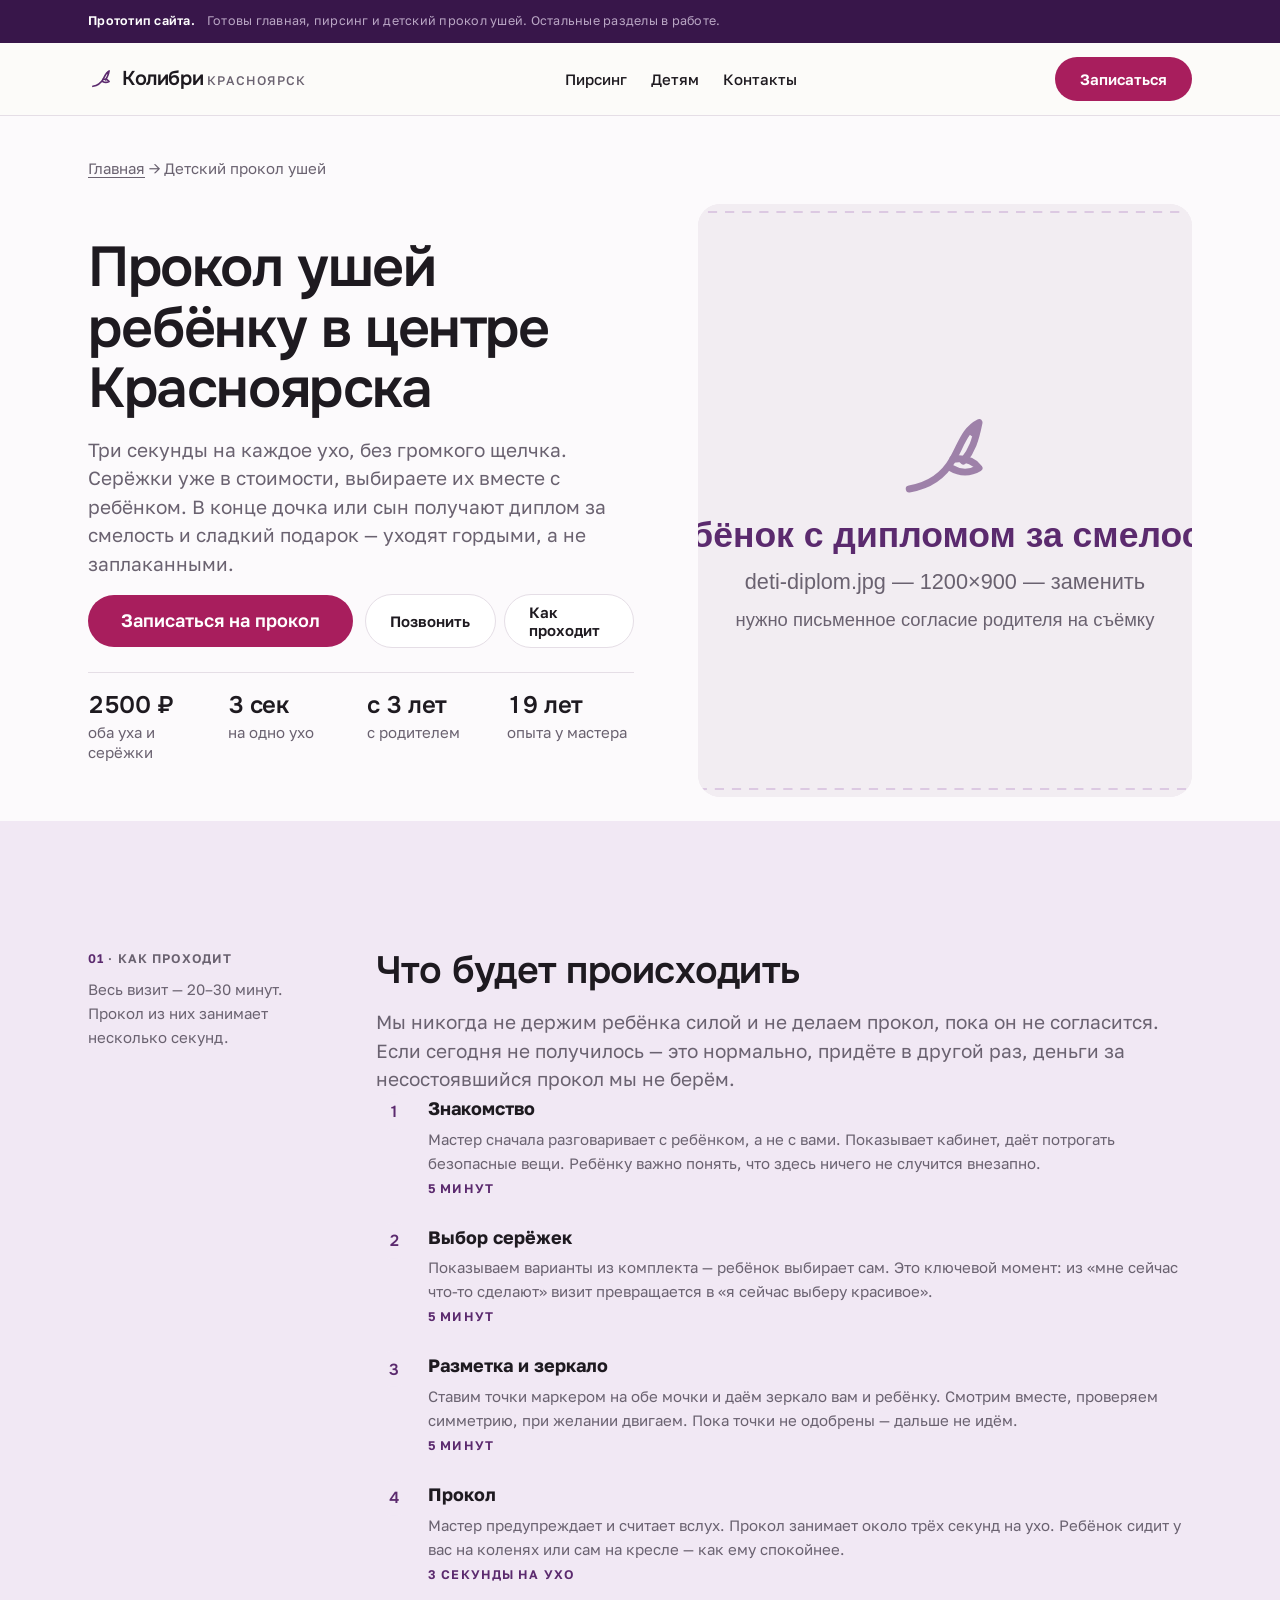
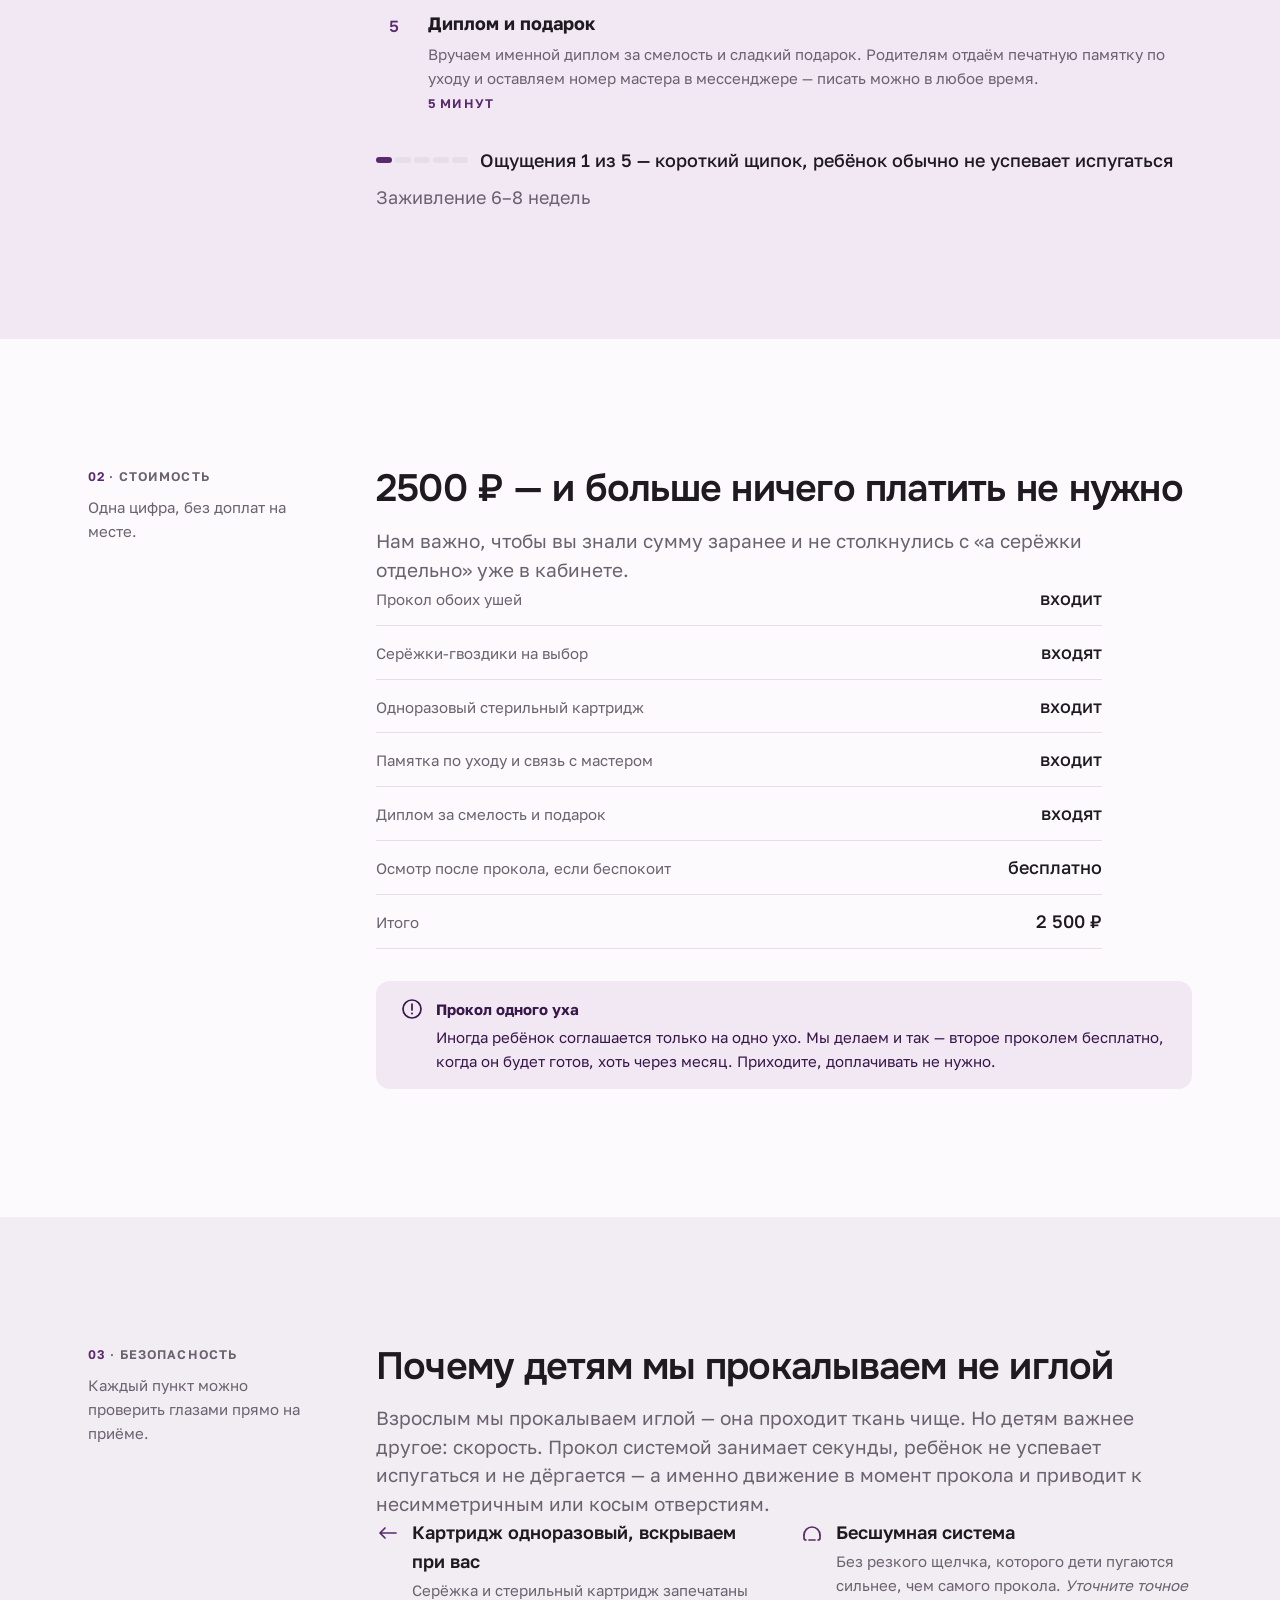
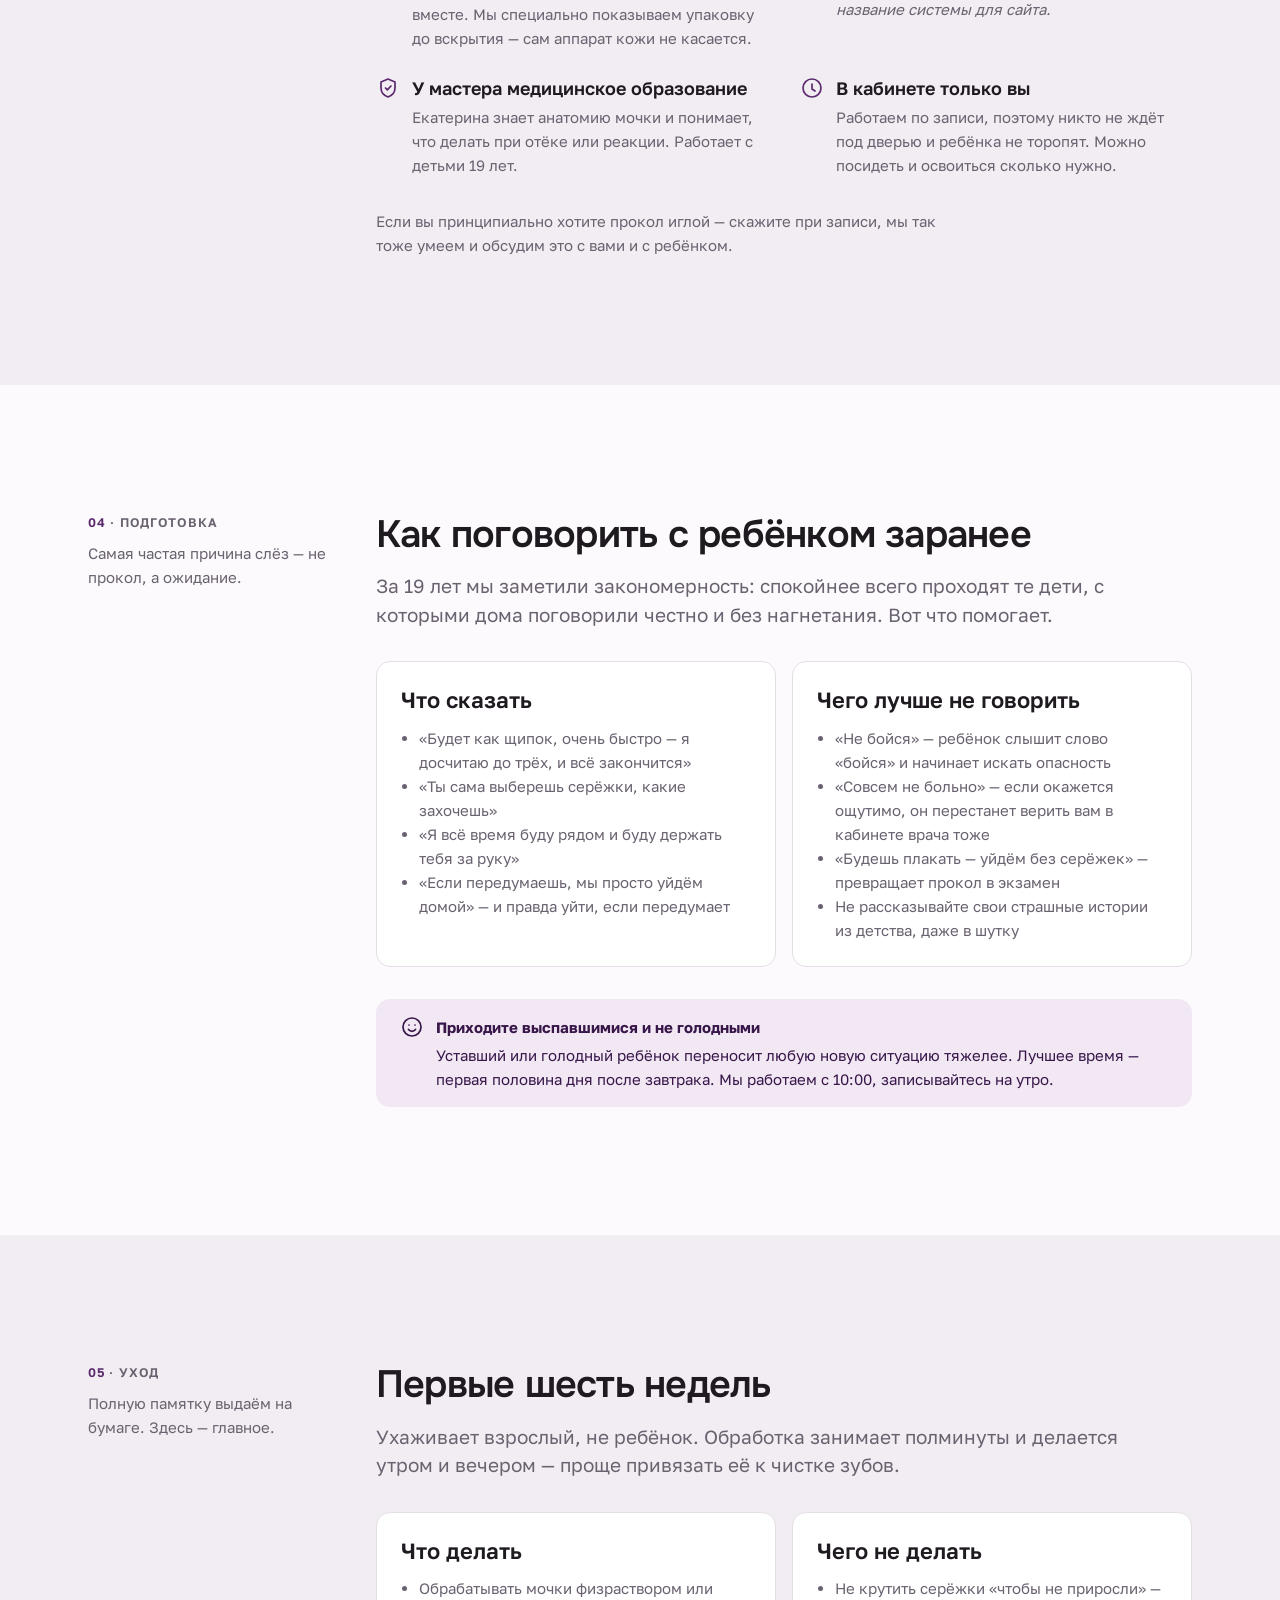
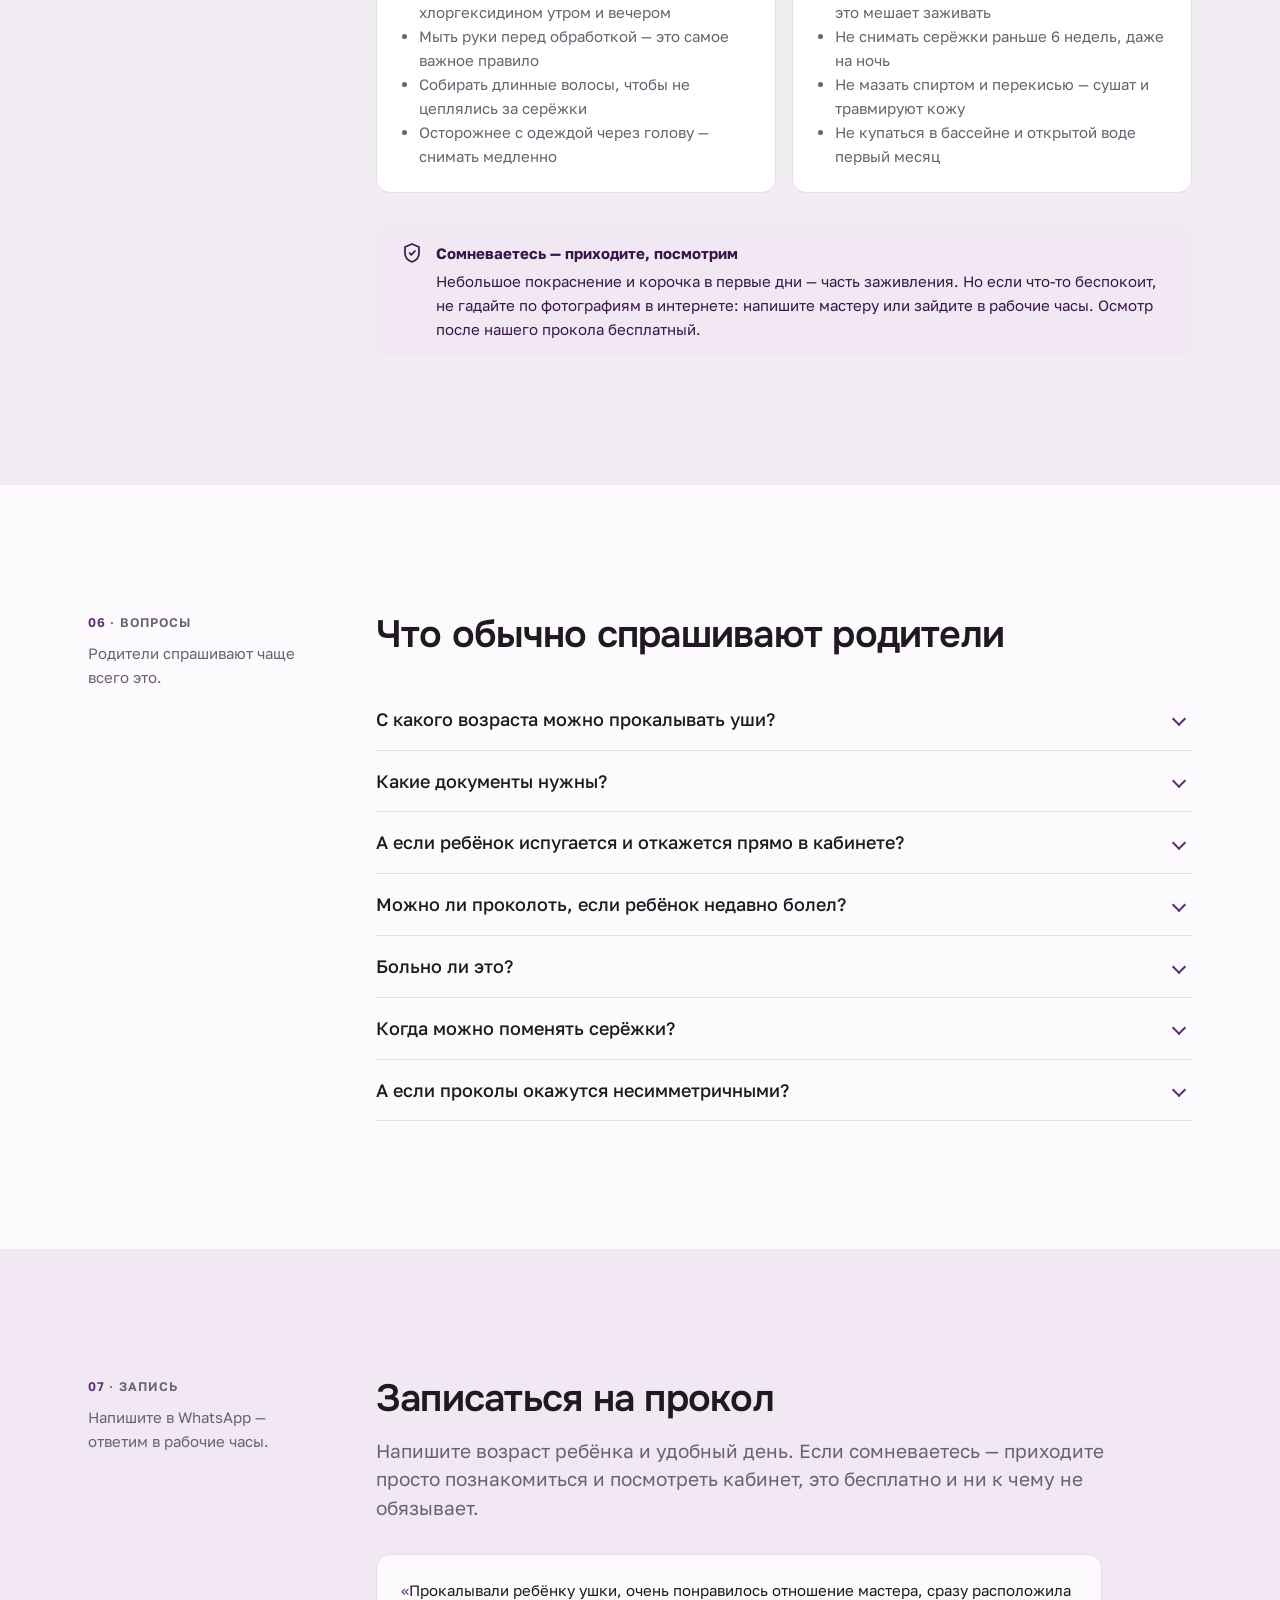
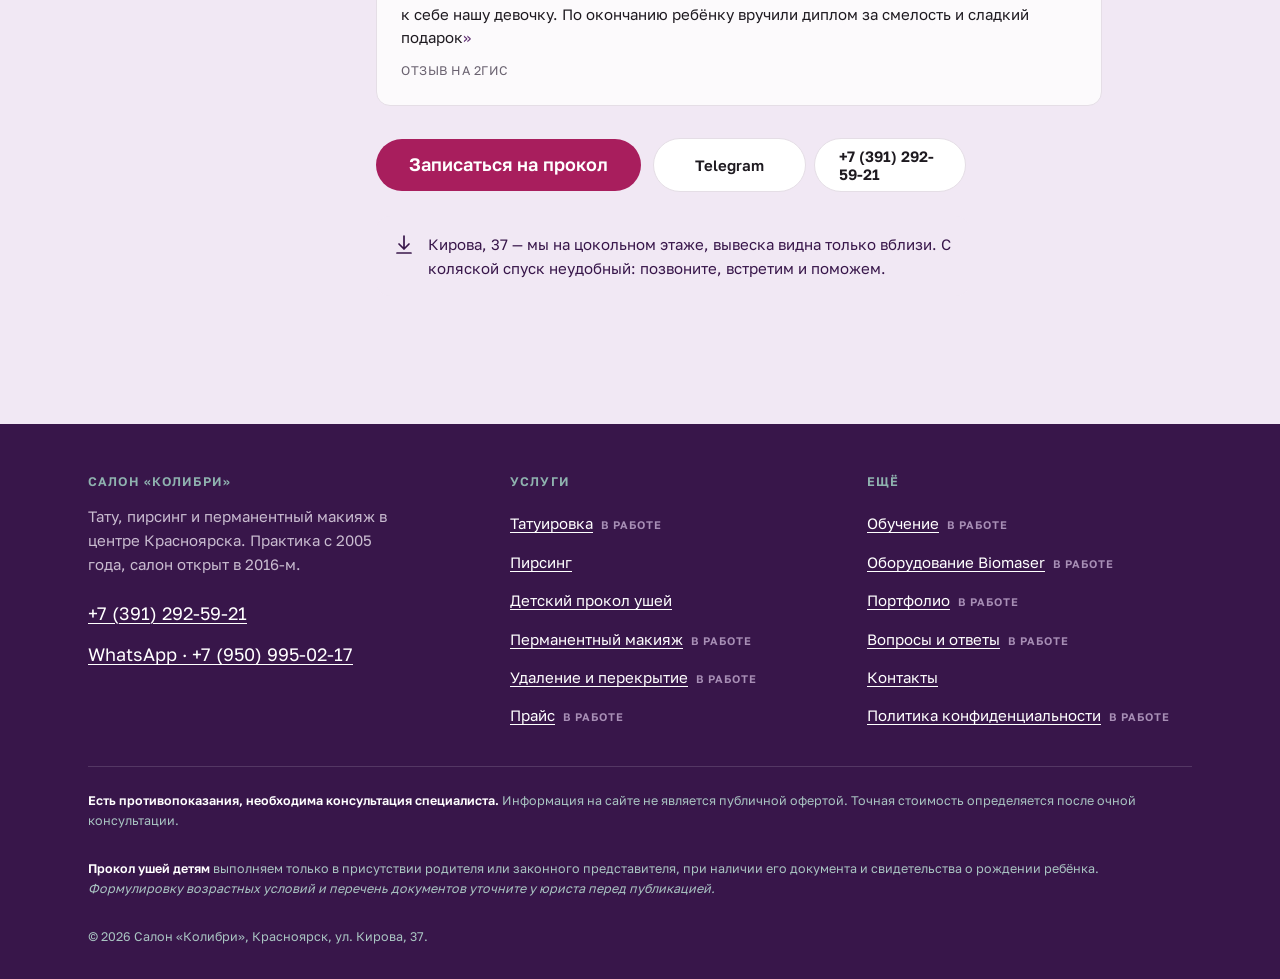
<file: deti.html>
<!doctype html>
<html lang="ru">
<head>
<meta charset="utf-8">
<meta name="viewport" content="width=device-width, initial-scale=1">

<title>Прокол ушей ребёнку в Красноярске — 2500 ₽ с серёжками | Салон «Колибри»</title>
<meta name="description" content="Прокол ушей ребёнку в центре Красноярска, ул. Кирова, 37. 2500 ₽ за оба уха, серёжки уже в стоимости. Бесшумный прокол, три секунды, диплом за смелость и подарок. Мастер с медицинским образованием и опытом 19 лет.">
<link rel="canonical" href="https://kolibri-tattoo.ru/deti.html">

<!-- УДАЛИТЬ ПЕРЕД ЗАПУСКОМ: черновик закрыт от поисковиков, пока в прайсе
     есть неподтверждённые цены и вместо фотографий стоят заглушки. -->
<meta name="robots" content="noindex, nofollow">

<meta property="og:type" content="article">
<meta property="og:site_name" content="Салон «Колибри»">
<meta property="og:locale" content="ru_RU">
<meta property="og:title" content="Прокол ушей ребёнку в Красноярске — 2500 ₽ с серёжками">
<meta property="og:description" content="Три секунды, бесшумно, серёжки в стоимости. В конце — диплом за смелость и подарок.">
<meta property="og:url" content="https://kolibri-tattoo.ru/deti.html">
<meta property="og:image" content="https://kolibri-tattoo.ru/assets/img/og-cover.jpg">
<meta name="theme-color" content="#FCFAFC">

<link rel="icon" href="assets/img/favicon.svg" type="image/svg+xml">

<link rel="preconnect" href="https://fonts.googleapis.com">
<link rel="preconnect" href="https://fonts.gstatic.com" crossorigin>
<link href="https://fonts.googleapis.com/css2?family=Onest:wght@500;600&family=Golos+Text:wght@400;500;600&display=swap" rel="stylesheet">

<link rel="stylesheet" href="assets/css/tokens.css">
<link rel="stylesheet" href="assets/css/theme-brand.css">
<link rel="stylesheet" href="assets/css/site.css">

<script type="application/ld+json">
{
  "@context": "https://schema.org",
  "@type": "BreadcrumbList",
  "itemListElement": [
    { "@type": "ListItem", "position": 1, "name": "Главная", "item": "https://kolibri-tattoo.ru/" },
    { "@type": "ListItem", "position": 2, "name": "Детский прокол ушей", "item": "https://kolibri-tattoo.ru/deti.html" }
  ]
}
</script>
</head>

<body>

<!-- УДАЛИТЬ ПЕРЕД ЗАПУСКОМ: полоса нужна только на время показа заказчику. -->
<div class="notice-proto">
  <div class="container">
    <b>Прототип сайта.</b>
    <span>Готовы главная, пирсинг и детский прокол ушей. Остальные разделы в работе.</span>
  </div>
</div>

<a class="skip-link" href="#main">Перейти к содержанию</a>

<!-- ====================== ШАПКА ====================== -->
<header class="site-header">
  <div class="container site-header__inner">

    <a class="brand" href="./" aria-label="Салон Колибри, главная страница">
      <svg class="brand__mark" viewBox="0 0 32 32" fill="none" aria-hidden="true">
        <path d="M6 25c6-1 10-4 12.5-8.5S22 8 26 6c-1 5-2 8-4.5 11" stroke="currentColor" stroke-width="2" stroke-linecap="round" stroke-linejoin="round"/>
        <path d="M18.5 16.5c3.5-.5 6 .5 7.5 2.5-2.5 1.5-5.5 1.5-8 0" stroke="currentColor" stroke-width="2" stroke-linecap="round" stroke-linejoin="round"/>
        <circle cx="24.5" cy="8.5" r="1.5" fill="currentColor"/>
      </svg>
      <span>Колибри<span class="brand__city"> Красноярск</span></span>
    </a>

    <button class="nav-toggle" type="button" aria-expanded="false" aria-controls="nav">
      <svg width="18" height="12" viewBox="0 0 18 12" fill="none" aria-hidden="true">
        <path d="M0 1h18M0 6h18M0 11h18" stroke="currentColor" stroke-width="1.6"/>
      </svg>
      Меню
    </button>

    <nav class="nav" id="nav" aria-label="Основная навигация">
      <ul class="nav__list">
        <li><a href="piercing.html">Пирсинг</a></li>
        <li><a href="deti.html" aria-current="page">Детям</a></li>
        <li><a href="./#contacts">Контакты</a></li>
      </ul>
      <div class="nav__extra">
        <a class="btn btn--primary btn--block" href="https://wa.me/79509950217">Записаться на консультацию</a>
        <a class="btn btn--ghost btn--block" href="tel:+73912925921">+7 (391) 292-59-21</a>
      </div>
    </nav>

    <a class="btn btn--primary btn--sm header__cta" href="https://wa.me/79509950217">Записаться</a>
  </div>
</header>

<main id="main">

<!-- ====================== ШАПКА СТРАНИЦЫ ====================== -->
<section class="page-head">
  <div class="container">
    <p class="breadcrumbs"><a href="./">Главная</a> → Детский прокол ушей</p>

    <div class="hero__grid">
      <div>
        <h1 class="reveal">Прокол ушей ребёнку в центре Красноярска</h1>

        <p class="lead reveal" data-delay="1">
          Три секунды на каждое ухо, без громкого щелчка. Серёжки уже в стоимости,
          выбираете их вместе с ребёнком. В конце дочка или сын получают диплом
          за смелость и сладкий подарок — уходят гордыми, а не заплаканными.
        </p>

        <div class="hero__actions reveal" data-delay="2">
          <a class="btn btn--primary" href="https://wa.me/79509950217">Записаться на прокол</a>
          <div class="hero__messengers">
            <a class="btn btn--ghost btn--sm" href="tel:+73912925921">Позвонить</a>
            <a class="btn btn--ghost btn--sm" href="#kak">Как проходит</a>
          </div>
        </div>

        <ul class="hero__facts reveal" data-delay="3">
          <li><b class="num">2500 ₽</b>оба уха и серёжки</li>
          <li><b class="num">3 сек</b>на одно ухо</li>
          <li><b class="num">с 3 лет</b>с родителем</li>
          <li><b class="num">19 лет</b>опыта у мастера</li>
        </ul>
      </div>

      <div class="hero__media reveal">
        <!-- ЗАМЕНИТЬ: фото ребёнка с дипломом. Нужно письменное согласие
             родителя на съёмку и публикацию — без него фото не ставим. -->
        <img src="assets/img/deti-diplom.svg"
             alt="Уголок салона «Колибри», где детям вручают диплом за смелость после прокола ушей"
             width="1200" height="900" fetchpriority="high">
      </div>
    </div>
  </div>
</section>

<!-- ====================== КАК ПРОХОДИТ ====================== -->
<section class="section section--wash" id="kak" aria-labelledby="how-h">
  <div class="container layout">

    <div class="layout__aside reveal">
      <span class="eyebrow"><b>01</b> · Как проходит</span>
      <p>Весь визит — 20–30 минут. Прокол из них занимает несколько секунд.</p>
    </div>

    <div class="stack-lg">
      <div class="reveal">
        <h2 id="how-h">Что будет происходить</h2>
        <p class="lead measure" style="margin-top:var(--s-4)">
          Мы никогда не держим ребёнка силой и не делаем прокол, пока он не согласится.
          Если сегодня не получилось — это нормально, придёте в другой раз,
          деньги за несостоявшийся прокол мы не берём.
        </p>
      </div>

      <ol class="steps reveal" data-delay="1">
        <li>
          <div>
            <b>Знакомство</b>
            <p>Мастер сначала разговаривает с ребёнком, а не с вами. Показывает кабинет, даёт потрогать безопасные вещи. Ребёнку важно понять, что здесь ничего не случится внезапно.</p>
            <time>5 минут</time>
          </div>
        </li>
        <li>
          <div>
            <b>Выбор серёжек</b>
            <p>Показываем варианты из комплекта — ребёнок выбирает сам. Это ключевой момент: из «мне сейчас что-то сделают» визит превращается в «я сейчас выберу красивое».</p>
            <time>5 минут</time>
          </div>
        </li>
        <li>
          <div>
            <b>Разметка и зеркало</b>
            <p>Ставим точки маркером на обе мочки и даём зеркало вам и ребёнку. Смотрим вместе, проверяем симметрию, при желании двигаем. Пока точки не одобрены — дальше не идём.</p>
            <time>5 минут</time>
          </div>
        </li>
        <li>
          <div>
            <b>Прокол</b>
            <p>Мастер предупреждает и считает вслух. Прокол занимает около трёх секунд на ухо. Ребёнок сидит у вас на коленях или сам на кресле — как ему спокойнее.</p>
            <time>3 секунды на ухо</time>
          </div>
        </li>
        <li>
          <div>
            <b>Диплом и подарок</b>
            <p>Вручаем именной диплом за смелость и сладкий подарок. Родителям отдаём печатную памятку по уходу и оставляем номер мастера в мессенджере — писать можно в любое время.</p>
            <time>5 минут</time>
          </div>
        </li>
      </ol>

      <div class="reveal">
        <span class="scale" style="font-size:var(--fs-body)">
          <span class="scale__bars">
            <span class="scale__bar" data-on></span><span class="scale__bar"></span><span class="scale__bar"></span><span class="scale__bar"></span><span class="scale__bar"></span>
          </span>
          <span class="scale__word">Ощущения 1 из 5 — короткий щипок, ребёнок обычно не успевает испугаться</span>
          <span class="scale__heal">Заживление 6–8 недель</span>
        </span>
      </div>
    </div>
  </div>
</section>

<!-- ====================== ЧТО ВХОДИТ ====================== -->
<section class="section" aria-labelledby="what-h">
  <div class="container layout">

    <div class="layout__aside reveal">
      <span class="eyebrow"><b>02</b> · Стоимость</span>
      <p>Одна цифра, без доплат на месте.</p>
    </div>

    <div class="stack-lg">
      <div class="reveal">
        <h2 id="what-h">2500 ₽ — и больше ничего платить не нужно</h2>
        <p class="lead measure" style="margin-top:var(--s-4)">
          Нам важно, чтобы вы знали сумму заранее и не столкнулись
          с «а серёжки отдельно» уже в кабинете.
        </p>
      </div>

      <dl class="spec measure reveal" data-delay="1">
        <div><dt>Прокол обоих ушей</dt><dd>входит</dd></div>
        <div><dt>Серёжки-гвоздики на выбор</dt><dd>входят</dd></div>
        <div><dt>Одноразовый стерильный картридж</dt><dd>входит</dd></div>
        <div><dt>Памятка по уходу и связь с мастером</dt><dd>входит</dd></div>
        <div><dt>Диплом за смелость и подарок</dt><dd>входят</dd></div>
        <div><dt>Осмотр после прокола, если беспокоит</dt><dd>бесплатно</dd></div>
        <div><dt>Итого</dt><dd>2 500 ₽</dd></div>
      </dl>

      <div class="callout reveal">
        <svg viewBox="0 0 24 24" fill="none" aria-hidden="true"><circle cx="12" cy="12" r="9" stroke="currentColor" stroke-width="1.7"/><path d="M12 7v6" stroke="currentColor" stroke-width="1.7" stroke-linecap="round"/><circle cx="12" cy="16.5" r="1" fill="currentColor"/></svg>
        <div>
          <b>Прокол одного уха</b>
          <p>Иногда ребёнок соглашается только на одно ухо. Мы делаем и так — второе проколем бесплатно, когда он будет готов, хоть через месяц. Приходите, доплачивать не нужно.</p>
        </div>
      </div>
    </div>
  </div>
</section>

<!-- ====================== БЕЗОПАСНОСТЬ ====================== -->
<section class="section section--soft" aria-labelledby="safe-h">
  <div class="container layout">

    <div class="layout__aside reveal">
      <span class="eyebrow"><b>03</b> · Безопасность</span>
      <p>Каждый пункт можно проверить глазами прямо на приёме.</p>
    </div>

    <div class="stack-lg">
      <div class="reveal">
        <h2 id="safe-h">Почему детям мы прокалываем не иглой</h2>
        <p class="lead measure" style="margin-top:var(--s-4)">
          Взрослым мы прокалываем иглой — она проходит ткань чище. Но детям
          важнее другое: скорость. Прокол системой занимает секунды, ребёнок
          не успевает испугаться и не дёргается — а именно движение в момент
          прокола и приводит к несимметричным или косым отверстиям.
        </p>
      </div>

      <ul class="safety-list reveal" data-delay="1">
        <li>
          <svg viewBox="0 0 24 24" fill="none" aria-hidden="true"><path d="M4 12h16M9 7l-5 5 5 5" stroke="currentColor" stroke-width="1.7" stroke-linecap="round" stroke-linejoin="round"/></svg>
          <div>
            <b>Картридж одноразовый, вскрываем при вас</b>
            <p>Серёжка и стерильный картридж запечатаны вместе. Мы специально показываем упаковку до вскрытия — сам аппарат кожи не касается.</p>
          </div>
        </li>
        <li>
          <svg viewBox="0 0 24 24" fill="none" aria-hidden="true"><path d="M4 14a8 8 0 0116 0" stroke="currentColor" stroke-width="1.7" stroke-linecap="round"/><path d="M4 14v3a2 2 0 002 2M20 14v3a2 2 0 01-2 2" stroke="currentColor" stroke-width="1.7" stroke-linecap="round"/><path d="M9 19h6" stroke="currentColor" stroke-width="1.7" stroke-linecap="round"/></svg>
          <div>
            <b>Бесшумная система</b>
            <p>Без резкого щелчка, которого дети пугаются сильнее, чем самого прокола. <em>Уточните точное название системы для сайта.</em></p>
          </div>
        </li>
        <li>
          <svg viewBox="0 0 24 24" fill="none" aria-hidden="true"><path d="M12 3l7 3v6c0 4.4-3 7.6-7 9-4-1.4-7-4.6-7-9V6l7-3z" stroke="currentColor" stroke-width="1.7" stroke-linejoin="round"/><path d="M9.5 12l1.8 1.8L15 10" stroke="currentColor" stroke-width="1.7" stroke-linecap="round" stroke-linejoin="round"/></svg>
          <div>
            <b>У мастера медицинское образование</b>
            <p>Екатерина знает анатомию мочки и понимает, что делать при отёке или реакции. Работает с детьми 19 лет.</p>
          </div>
        </li>
        <li>
          <svg viewBox="0 0 24 24" fill="none" aria-hidden="true"><circle cx="12" cy="12" r="9" stroke="currentColor" stroke-width="1.7"/><path d="M12 8v5l3 2" stroke="currentColor" stroke-width="1.7" stroke-linecap="round" stroke-linejoin="round"/></svg>
          <div>
            <b>В кабинете только вы</b>
            <p>Работаем по записи, поэтому никто не ждёт под дверью и ребёнка не торопят. Можно посидеть и освоиться сколько нужно.</p>
          </div>
        </li>
      </ul>

      <p class="card__note measure reveal">
        Если вы принципиально хотите прокол иглой — скажите при записи, мы так тоже умеем
        и обсудим это с вами и с ребёнком.
      </p>
    </div>
  </div>
</section>

<!-- ====================== КАК ПОДГОТОВИТЬ РЕБЁНКА ====================== -->
<section class="section" aria-labelledby="prep-h">
  <div class="container layout">

    <div class="layout__aside reveal">
      <span class="eyebrow"><b>04</b> · Подготовка</span>
      <p>Самая частая причина слёз — не прокол, а ожидание.</p>
    </div>

    <div class="stack-lg">
      <div class="reveal">
        <h2 id="prep-h">Как поговорить с ребёнком заранее</h2>
        <p class="lead measure" style="margin-top:var(--s-4)">
          За 19 лет мы заметили закономерность: спокойнее всего проходят те дети,
          с которыми дома поговорили честно и без нагнетания. Вот что помогает.
        </p>
      </div>

      <div class="grid-cards reveal" data-delay="1">
        <div class="card">
          <h3>Что сказать</h3>
          <ul style="padding-left:1.1rem;font-size:var(--fs-small);color:var(--ink-soft)">
            <li>«Будет как щипок, очень быстро — я досчитаю до трёх, и всё закончится»</li>
            <li>«Ты сама выберешь серёжки, какие захочешь»</li>
            <li>«Я всё время буду рядом и буду держать тебя за руку»</li>
            <li>«Если передумаешь, мы просто уйдём домой» — и правда уйти, если передумает</li>
          </ul>
        </div>
        <div class="card">
          <h3>Чего лучше не говорить</h3>
          <ul style="padding-left:1.1rem;font-size:var(--fs-small);color:var(--ink-soft)">
            <li>«Не бойся» — ребёнок слышит слово «бойся» и начинает искать опасность</li>
            <li>«Совсем не больно» — если окажется ощутимо, он перестанет верить вам в кабинете врача тоже</li>
            <li>«Будешь плакать — уйдём без серёжек» — превращает прокол в экзамен</li>
            <li>Не рассказывайте свои страшные истории из детства, даже в шутку</li>
          </ul>
        </div>
      </div>

      <div class="callout reveal">
        <svg viewBox="0 0 24 24" fill="none" aria-hidden="true"><circle cx="12" cy="12" r="9" stroke="currentColor" stroke-width="1.7"/><path d="M9 10h.01M15 10h.01M8.5 14.5c1 1.2 2.1 1.8 3.5 1.8s2.5-.6 3.5-1.8" stroke="currentColor" stroke-width="1.7" stroke-linecap="round"/></svg>
        <div>
          <b>Приходите выспавшимися и не голодными</b>
          <p>Уставший или голодный ребёнок переносит любую новую ситуацию тяжелее. Лучшее время — первая половина дня после завтрака. Мы работаем с 10:00, записывайтесь на утро.</p>
        </div>
      </div>
    </div>
  </div>
</section>

<!-- ====================== УХОД ====================== -->
<section class="section section--soft" aria-labelledby="care-h">
  <div class="container layout">

    <div class="layout__aside reveal">
      <span class="eyebrow"><b>05</b> · Уход</span>
      <p>Полную памятку выдаём на бумаге. Здесь — главное.</p>
    </div>

    <div class="stack-lg">
      <div class="reveal">
        <h2 id="care-h">Первые шесть недель</h2>
        <p class="lead measure" style="margin-top:var(--s-4)">
          Ухаживает взрослый, не ребёнок. Обработка занимает полминуты
          и делается утром и вечером — проще привязать её к чистке зубов.
        </p>
      </div>

      <div class="grid-cards reveal" data-delay="1">
        <div class="card">
          <h3>Что делать</h3>
          <ul style="padding-left:1.1rem;font-size:var(--fs-small);color:var(--ink-soft)">
            <li>Обрабатывать мочки физраствором или хлоргексидином утром и вечером</li>
            <li>Мыть руки перед обработкой — это самое важное правило</li>
            <li>Собирать длинные волосы, чтобы не цеплялись за серёжки</li>
            <li>Осторожнее с одеждой через голову — снимать медленно</li>
          </ul>
        </div>
        <div class="card">
          <h3>Чего не делать</h3>
          <ul style="padding-left:1.1rem;font-size:var(--fs-small);color:var(--ink-soft)">
            <li>Не крутить серёжки «чтобы не приросли» — это мешает заживать</li>
            <li>Не снимать серёжки раньше 6 недель, даже на ночь</li>
            <li>Не мазать спиртом и перекисью — сушат и травмируют кожу</li>
            <li>Не купаться в бассейне и открытой воде первый месяц</li>
          </ul>
        </div>
      </div>

      <div class="callout reveal">
        <svg viewBox="0 0 24 24" fill="none" aria-hidden="true"><path d="M12 3l7 3v6c0 4.4-3 7.6-7 9-4-1.4-7-4.6-7-9V6l7-3z" stroke="currentColor" stroke-width="1.7" stroke-linejoin="round"/><path d="M9.5 12l1.8 1.8L15 10" stroke="currentColor" stroke-width="1.7" stroke-linecap="round" stroke-linejoin="round"/></svg>
        <div>
          <b>Сомневаетесь — приходите, посмотрим</b>
          <p>Небольшое покраснение и корочка в первые дни — часть заживления. Но если что-то беспокоит, не гадайте по фотографиям в интернете: напишите мастеру или зайдите в рабочие часы. Осмотр после нашего прокола бесплатный.</p>
        </div>
      </div>
    </div>
  </div>
</section>

<!-- ====================== ВОПРОСЫ ====================== -->
<section class="section" aria-labelledby="faq-h">
  <div class="container layout">

    <div class="layout__aside reveal">
      <span class="eyebrow"><b>06</b> · Вопросы</span>
      <p>Родители спрашивают чаще всего это.</p>
    </div>

    <div class="stack-lg">
      <div class="reveal"><h2 id="faq-h">Что обычно спрашивают родители</h2></div>

      <div class="faq reveal" data-delay="1">
        <details>
          <summary>С какого возраста можно прокалывать уши?</summary>
          <div><p>Мы работаем с детьми с 3 лет. До этого возраста ребёнок не понимает, что происходит, и не может согласиться или отказаться — а нам важно и то, и другое. Оптимальный возраст, по нашему опыту, 4–7 лет: ребёнок уже договороспособен и при этом ещё не тревожится так, как подросток. <em>Возрастную границу уточните у юриста перед публикацией.</em></p></div>
        </details>
        <details>
          <summary>Какие документы нужны?</summary>
          <div><p>Паспорт родителя и свидетельство о рождении ребёнка. Присутствие родителя или законного представителя обязательно — с бабушкой или няней прокол сделать не сможем без нотариальной доверенности.</p></div>
        </details>
        <details>
          <summary>А если ребёнок испугается и откажется прямо в кабинете?</summary>
          <div><p>Значит, не сегодня. Мы не уговариваем и тем более не держим. Придёте в другой раз, денег за несостоявшийся прокол не берём. По опыту, второй визит почти всегда проходит спокойно — ребёнок уже знает место и мастера.</p></div>
        </details>
        <details>
          <summary>Можно ли проколоть, если ребёнок недавно болел?</summary>
          <div><p>Лучше подождать две недели после выздоровления. На фоне ослабленного иммунитета заживление идёт дольше. Также переносим при температуре, обострении хронических болезней, воспалении или повреждении кожи на мочках.</p></div>
        </details>
        <details>
          <summary>Больно ли это?</summary>
          <div><p>Ощутимо, но очень коротко — примерно как резкий щипок, три секунды. Мочка уха — самая нечувствительная зона для прокола, там нет хряща. Большинство детей после первого уха спокойно соглашаются на второе.</p></div>
        </details>
        <details>
          <summary>Когда можно поменять серёжки?</summary>
          <div><p>Через 6–8 недель, когда канал полностью заживёт. Первую замену лучше сделать у нас — покажем, как это делается, и проверим, всё ли зажило. Это бесплатно.</p></div>
        </details>
        <details>
          <summary>А если проколы окажутся несимметричными?</summary>
          <div><p>Разметку мы согласуем с вами по зеркалу до прокола, и именно поэтому этот этап не пропускаем. Если результат вас не устроит, приходите — разберёмся и переделаем бесплатно.</p></div>
        </details>
      </div>
    </div>
  </div>
</section>

<!-- ====================== ОТЗЫВ + ЗАПИСЬ ====================== -->
<section class="section section--wash" aria-labelledby="cta-h">
  <div class="container layout">

    <div class="layout__aside reveal">
      <span class="eyebrow"><b>07</b> · Запись</span>
      <p>Напишите в WhatsApp — ответим в рабочие часы.</p>
    </div>

    <div class="stack-lg">
      <div class="reveal">
        <h2 id="cta-h">Записаться на прокол</h2>
        <p class="lead measure" style="margin-top:var(--s-4)">
          Напишите возраст ребёнка и удобный день. Если сомневаетесь — приходите
          просто познакомиться и посмотреть кабинет, это бесплатно
          и ни к чему не обязывает.
        </p>
      </div>

      <div class="reviews reveal" data-delay="1" style="grid-template-columns:1fr">
        <article class="review" style="max-width:var(--measure)">
          <blockquote>Прокалывали ребёнку ушки, очень понравилось отношение мастера, сразу расположила к себе нашу девочку. По окончанию ребёнку вручили диплом за смелость и сладкий подарок</blockquote>
          <footer>Отзыв на 2ГИС</footer>
        </article>
      </div>

      <div class="hero__actions reveal">
        <a class="btn btn--primary" href="https://wa.me/79509950217">Записаться на прокол</a>
        <div class="hero__messengers">
          <a class="btn btn--ghost btn--sm" href="https://t.me/+79509950217">Telegram</a>
          <a class="btn btn--ghost btn--sm" href="tel:+73912925921">+7 (391) 292-59-21</a>
        </div>
      </div>

      <p class="note-entrance reveal" style="max-width:var(--measure)">
        <svg viewBox="0 0 24 24" fill="none" aria-hidden="true"><path d="M12 4v13m0 0l-5-5m5 5l5-5" stroke="currentColor" stroke-width="1.7" stroke-linecap="round" stroke-linejoin="round"/><path d="M5 21h14" stroke="currentColor" stroke-width="1.7" stroke-linecap="round"/></svg>
        <span>Кирова, 37 — мы на цокольном этаже, вывеска видна только вблизи. С коляской спуск неудобный: позвоните, встретим и поможем.</span>
      </p>
    </div>
  </div>
</section>

</main>

<!-- ====================== ПОДВАЛ ====================== -->
<footer class="site-footer">
  <div class="container">
    <div class="footer__grid">

      <div>
        <p class="footer__title">Салон «Колибри»</p>
        <p style="font-size:var(--fs-small);color:#C9BCD0;max-width:34ch">
          Тату, пирсинг и перманентный макияж в центре Красноярска.
          Практика с 2005 года, салон открыт в 2016-м.
        </p>
        <p style="margin-top:var(--s-4)">
          <a href="tel:+73912925921">+7 (391) 292-59-21</a><br>
          <a href="https://wa.me/79509950217">WhatsApp · +7 (950) 995-02-17</a>
        </p>
      </div>

      <div>
        <p class="footer__title">Услуги</p>
        <ul class="footer__list">
          <li><a href="tattoo.html">Татуировка</a> <span class="soon">в работе</span></li>
          <li><a href="piercing.html">Пирсинг</a></li>
          <li><a href="deti.html">Детский прокол ушей</a></li>
          <li><a href="permanent.html">Перманентный макияж</a> <span class="soon">в работе</span></li>
          <li><a href="udalenie.html">Удаление и перекрытие</a> <span class="soon">в работе</span></li>
          <li><a href="price.html">Прайс</a> <span class="soon">в работе</span></li>
        </ul>
      </div>

      <div>
        <p class="footer__title">Ещё</p>
        <ul class="footer__list">
          <li><a href="obuchenie.html">Обучение</a> <span class="soon">в работе</span></li>
          <li><a href="biomaser.html">Оборудование Biomaser</a> <span class="soon">в работе</span></li>
          <li><a href="portfolio.html">Портфолио</a> <span class="soon">в работе</span></li>
          <li><a href="faq.html">Вопросы и ответы</a> <span class="soon">в работе</span></li>
          <li><a href="./#contacts">Контакты</a></li>
          <li><a href="privacy.html">Политика конфиденциальности</a> <span class="soon">в работе</span></li>
        </ul>
      </div>
    </div>

    <div class="footer__legal">
      <p><strong>Есть противопоказания, необходима консультация специалиста.</strong>
        Информация на сайте не является публичной офертой. Точная стоимость определяется
        после очной консультации.</p>
      <p><strong>Прокол ушей детям</strong> выполняем только в присутствии родителя
        или законного представителя, при наличии его документа и свидетельства
        о рождении ребёнка. <em>Формулировку возрастных условий и перечень документов
        уточните у юриста перед публикацией.</em></p>
      <p>© <span data-year>2026</span> Салон «Колибри», Красноярск, ул. Кирова, 37.</p>
    </div>
  </div>
</footer>

<div class="cta-bar">
  <a class="btn btn--primary" href="https://wa.me/79509950217">Записаться</a>
  <a class="btn btn--ghost" href="tel:+73912925921" aria-label="Позвонить в салон">Позвонить</a>
</div>

<script src="assets/js/site.js" defer></script>
</body>
</html>
</file>
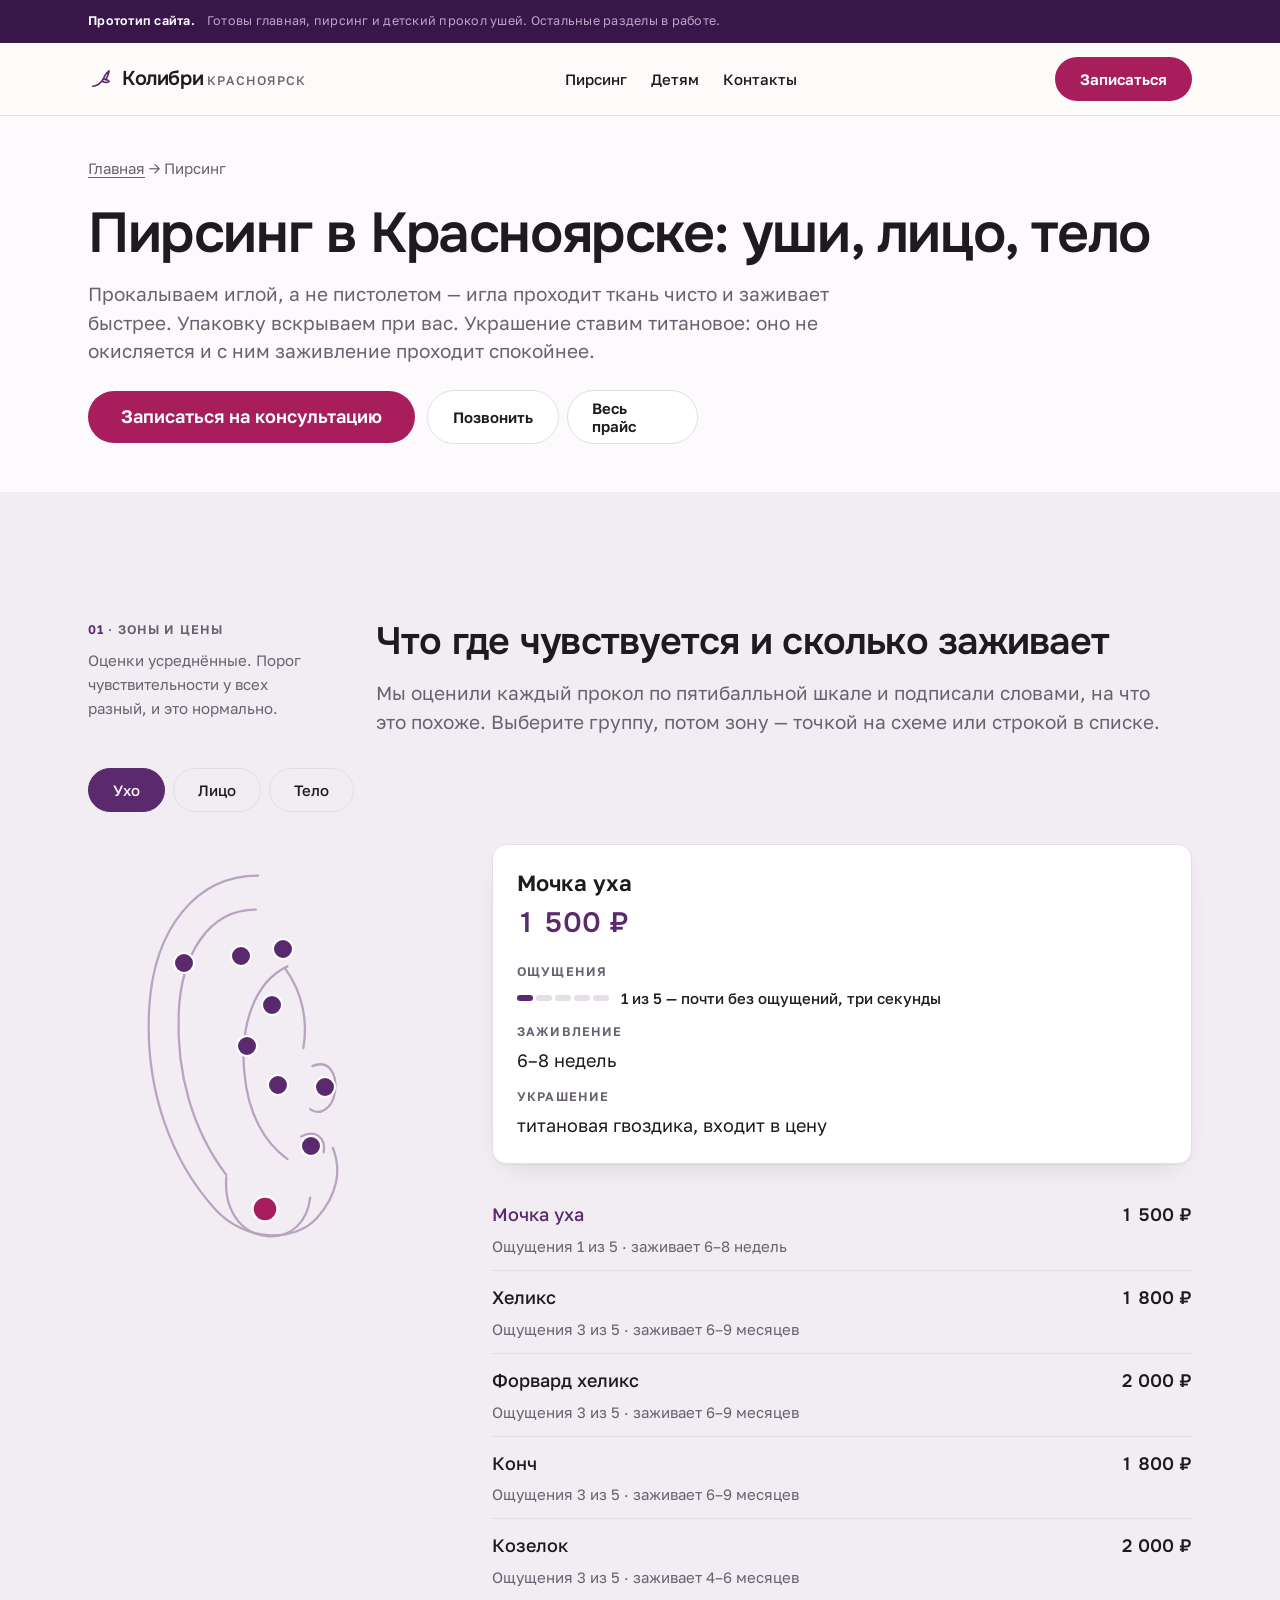
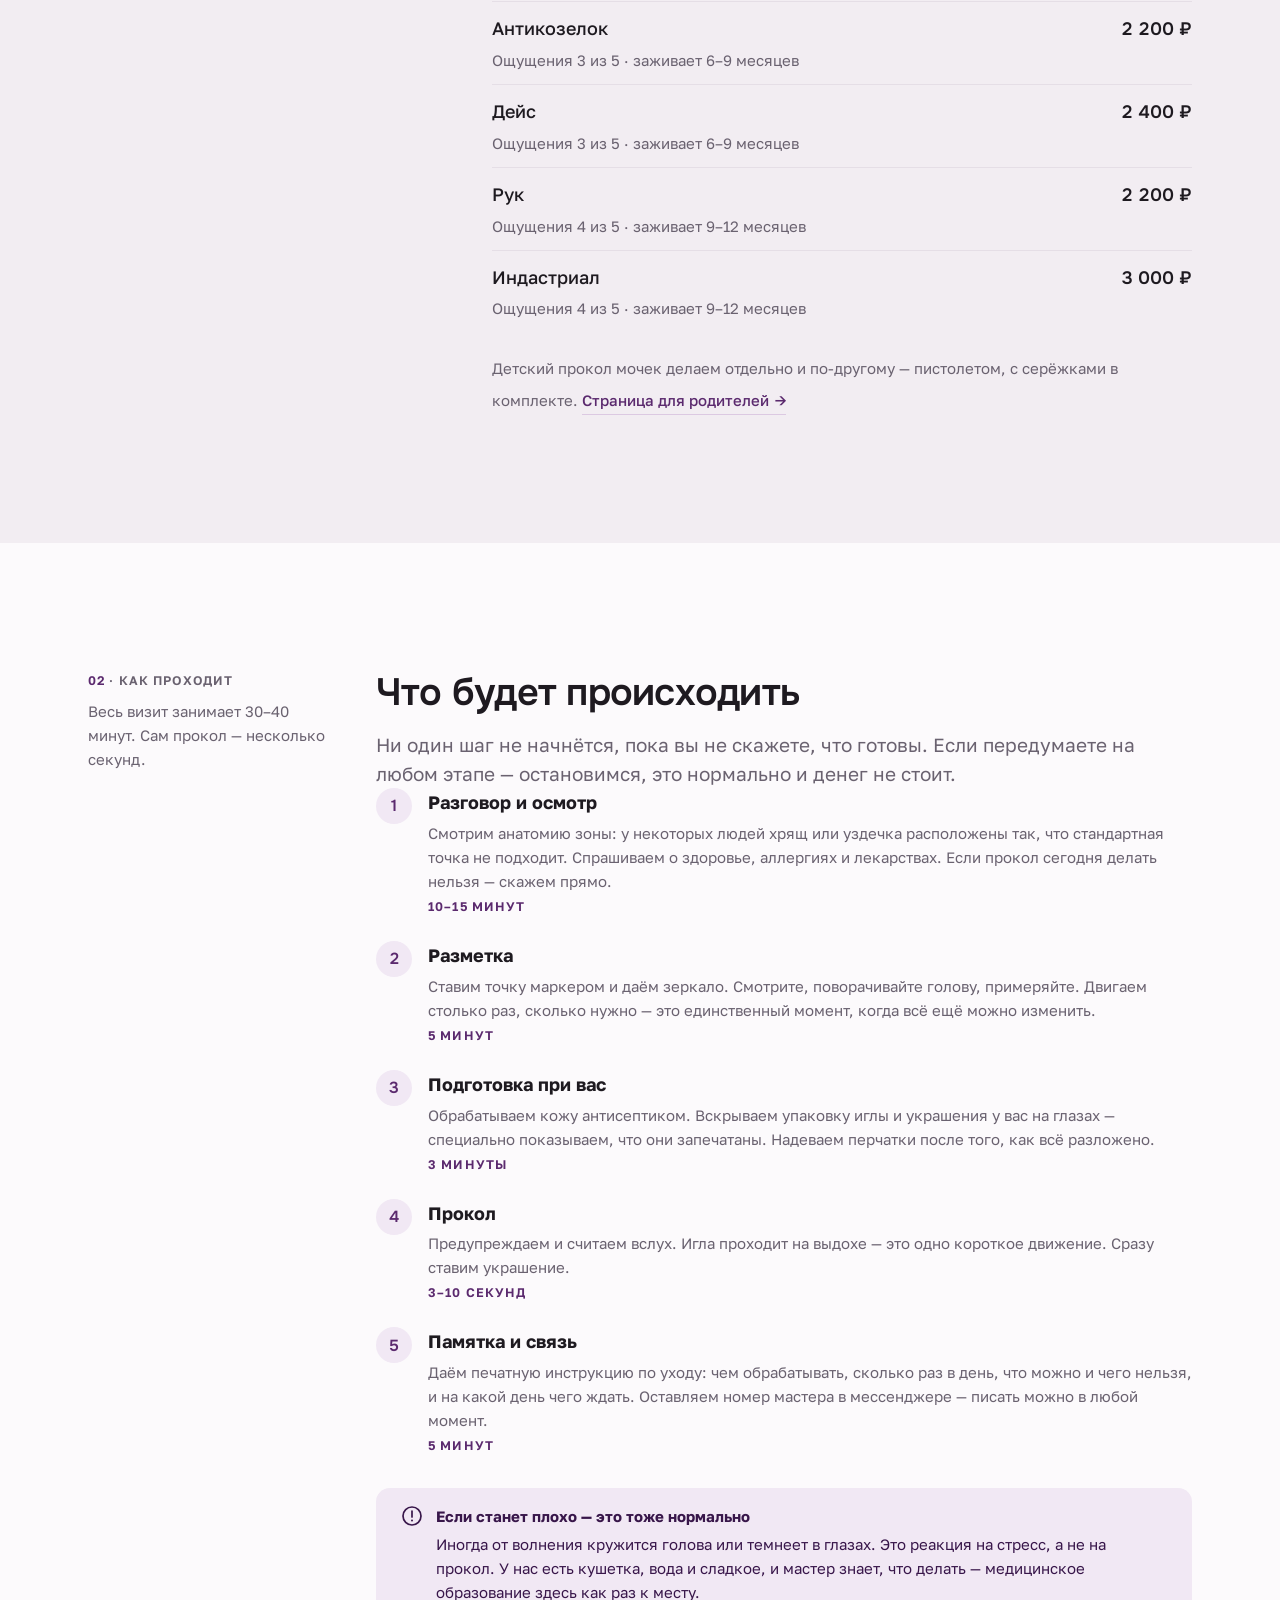
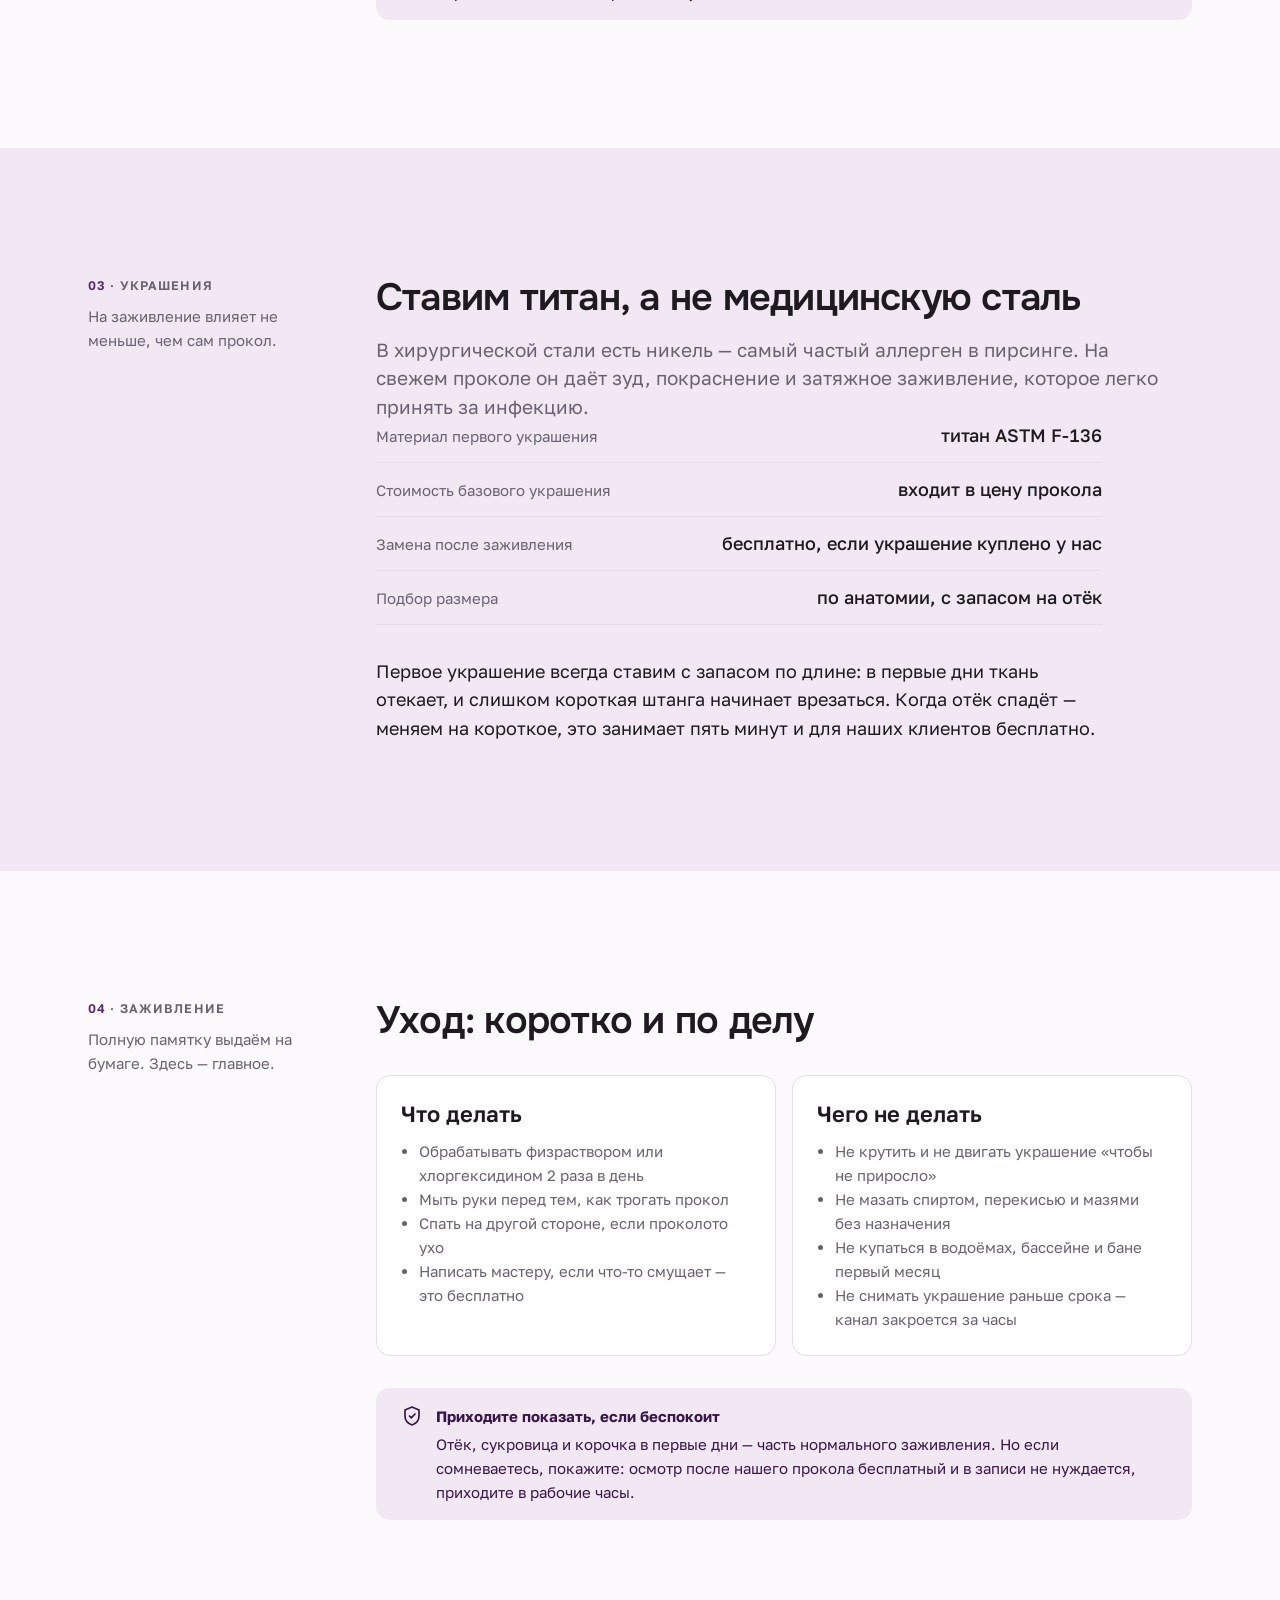
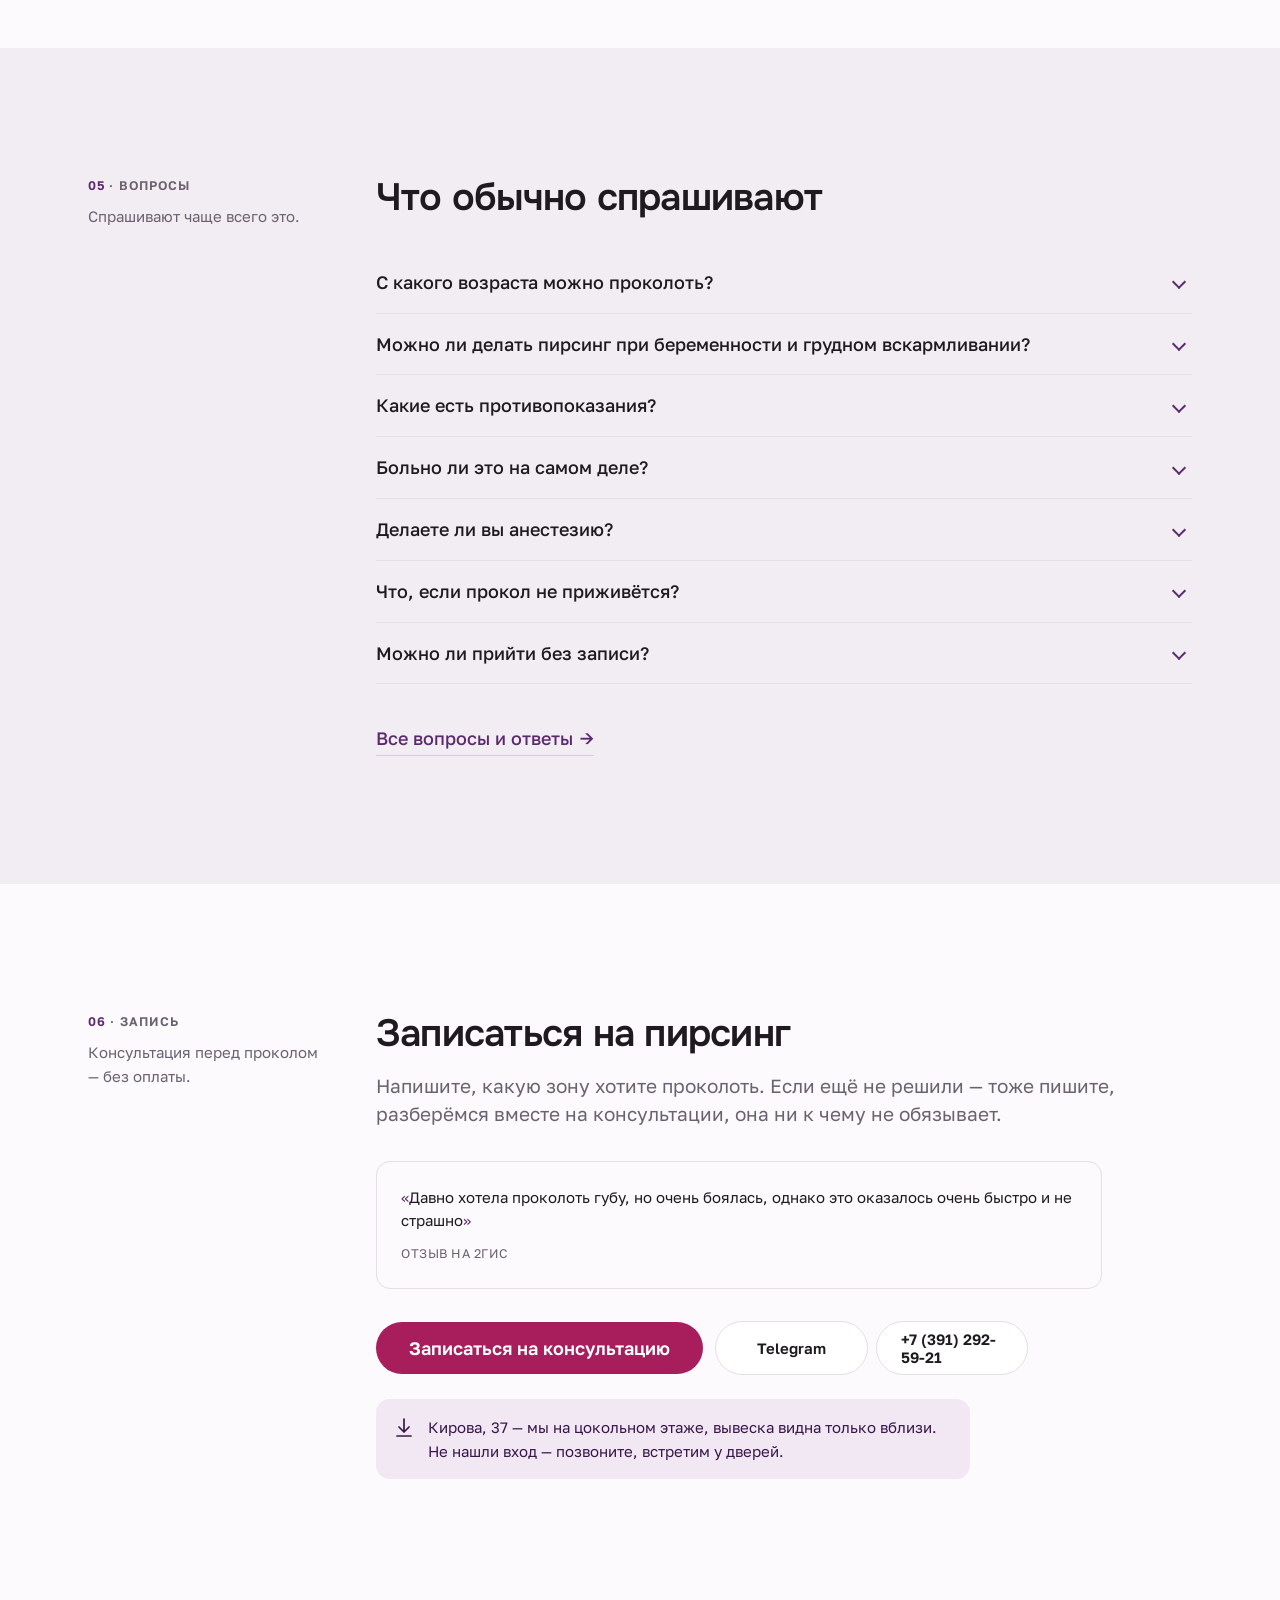
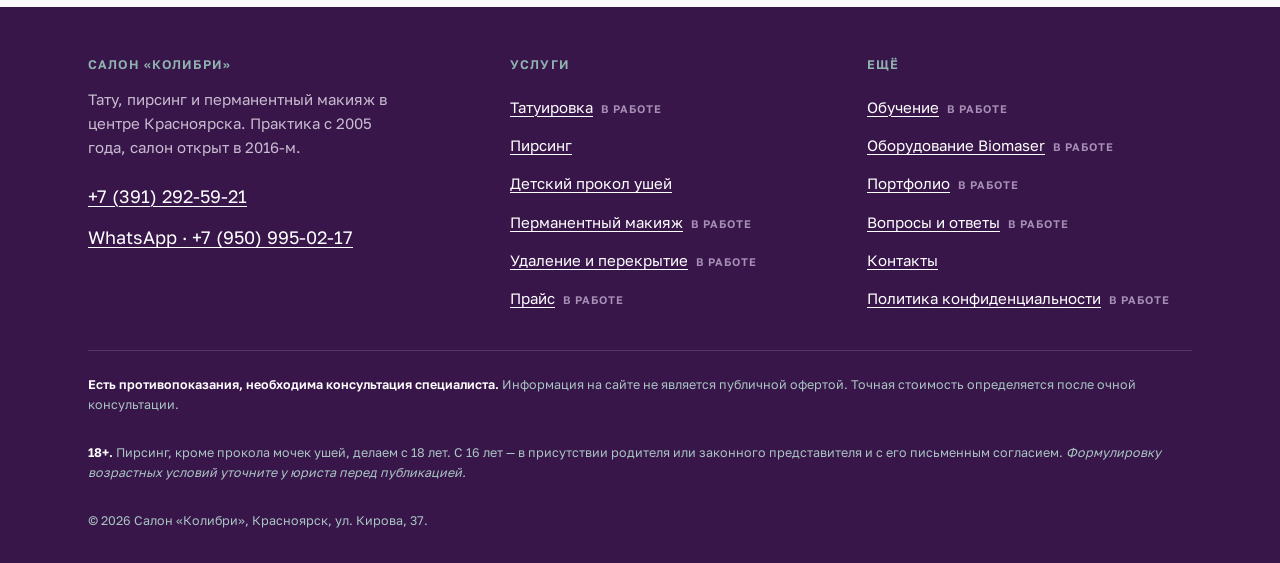
<file: piercing.html>
<!doctype html>
<html lang="ru">
<head>
<meta charset="utf-8">
<meta name="viewport" content="width=device-width, initial-scale=1">

<title>Пирсинг в Красноярске — проколы ушей, лица и тела | Салон «Колибри»</title>
<meta name="description" content="Пирсинг в центре Красноярска, ул. Кирова, 37. Прокол иглой, титановые украшения, иглу вскрываем при вас. Честная шкала ощущений и сроки заживления по каждой зоне. Мочка 1500 ₽, хеликс 1800 ₽, септум 2400 ₽.">
<link rel="canonical" href="https://kolibri-tattoo.ru/piercing.html">

<!-- УДАЛИТЬ ПЕРЕД ЗАПУСКОМ: черновик закрыт от поисковиков, пока в прайсе
     есть неподтверждённые цены и вместо фотографий стоят заглушки. -->
<meta name="robots" content="noindex, nofollow">

<meta property="og:type" content="article">
<meta property="og:site_name" content="Салон «Колибри»">
<meta property="og:locale" content="ru_RU">
<meta property="og:title" content="Пирсинг в Красноярске — честно про ощущения и сроки заживления">
<meta property="og:description" content="Прокол иглой, титановые украшения, иглу вскрываем при вас. По каждой зоне — оценка ощущений и срок заживления.">
<meta property="og:url" content="https://kolibri-tattoo.ru/piercing.html">
<meta property="og:image" content="https://kolibri-tattoo.ru/assets/img/og-cover.jpg">
<meta name="theme-color" content="#FCFAFC">

<link rel="icon" href="assets/img/favicon.svg" type="image/svg+xml">

<link rel="preconnect" href="https://fonts.googleapis.com">
<link rel="preconnect" href="https://fonts.gstatic.com" crossorigin>
<link href="https://fonts.googleapis.com/css2?family=Onest:wght@500;600&family=Golos+Text:wght@400;500;600&display=swap" rel="stylesheet">

<link rel="stylesheet" href="assets/css/tokens.css">
<link rel="stylesheet" href="assets/css/theme-brand.css">
<link rel="stylesheet" href="assets/css/site.css">

<script type="application/ld+json">
{
  "@context": "https://schema.org",
  "@type": "BreadcrumbList",
  "itemListElement": [
    { "@type": "ListItem", "position": 1, "name": "Главная", "item": "https://kolibri-tattoo.ru/" },
    { "@type": "ListItem", "position": 2, "name": "Пирсинг", "item": "https://kolibri-tattoo.ru/piercing.html" }
  ]
}
</script>
</head>

<body>

<!-- УДАЛИТЬ ПЕРЕД ЗАПУСКОМ: полоса нужна только на время показа заказчику. -->
<div class="notice-proto">
  <div class="container">
    <b>Прототип сайта.</b>
    <span>Готовы главная, пирсинг и детский прокол ушей. Остальные разделы в работе.</span>
  </div>
</div>

<a class="skip-link" href="#main">Перейти к содержанию</a>

<!-- ====================== ШАПКА ====================== -->
<header class="site-header">
  <div class="container site-header__inner">

    <a class="brand" href="./" aria-label="Салон Колибри, главная страница">
      <svg class="brand__mark" viewBox="0 0 32 32" fill="none" aria-hidden="true">
        <path d="M6 25c6-1 10-4 12.5-8.5S22 8 26 6c-1 5-2 8-4.5 11" stroke="currentColor" stroke-width="2" stroke-linecap="round" stroke-linejoin="round"/>
        <path d="M18.5 16.5c3.5-.5 6 .5 7.5 2.5-2.5 1.5-5.5 1.5-8 0" stroke="currentColor" stroke-width="2" stroke-linecap="round" stroke-linejoin="round"/>
        <circle cx="24.5" cy="8.5" r="1.5" fill="currentColor"/>
      </svg>
      <span>Колибри<span class="brand__city"> Красноярск</span></span>
    </a>

    <button class="nav-toggle" type="button" aria-expanded="false" aria-controls="nav">
      <svg width="18" height="12" viewBox="0 0 18 12" fill="none" aria-hidden="true">
        <path d="M0 1h18M0 6h18M0 11h18" stroke="currentColor" stroke-width="1.6"/>
      </svg>
      Меню
    </button>

    <nav class="nav" id="nav" aria-label="Основная навигация">
      <ul class="nav__list">
        <li><a href="piercing.html" aria-current="page">Пирсинг</a></li>
        <li><a href="deti.html">Детям</a></li>
        <li><a href="./#contacts">Контакты</a></li>
      </ul>
      <div class="nav__extra">
        <a class="btn btn--primary btn--block" href="https://wa.me/79509950217">Записаться на консультацию</a>
        <a class="btn btn--ghost btn--block" href="tel:+73912925921">+7 (391) 292-59-21</a>
      </div>
    </nav>

    <a class="btn btn--primary btn--sm header__cta" href="https://wa.me/79509950217">Записаться</a>
  </div>
</header>

<main id="main">

<!-- ====================== ШАПКА СТРАНИЦЫ ====================== -->
<section class="page-head">
  <div class="container">
    <p class="breadcrumbs"><a href="./">Главная</a> → Пирсинг</p>

    <h1 class="measure reveal">Пирсинг в Красноярске: уши, лицо, тело</h1>

    <p class="lead reveal" data-delay="1">
      Прокалываем иглой, а не пистолетом — игла проходит ткань чисто и заживает быстрее.
      Упаковку вскрываем при вас. Украшение ставим титановое: оно не окисляется
      и с ним заживление проходит спокойнее.
    </p>

    <div class="hero__actions reveal" data-delay="2" style="margin-top:var(--s-5)">
      <a class="btn btn--primary" href="https://wa.me/79509950217">Записаться на консультацию</a>
      <div class="hero__messengers">
        <a class="btn btn--ghost btn--sm" href="tel:+73912925921">Позвонить</a>
        <a class="btn btn--ghost btn--sm" href="price.html">Весь прайс</a>
      </div>
    </div>
  </div>
</section>

<!-- ====================== КАРТА ОЩУЩЕНИЙ ====================== -->
<section class="section section--soft" aria-labelledby="zones-h">
  <div class="container">

    <div class="layout" style="margin-bottom:var(--s-6)">
      <div class="layout__aside reveal">
        <span class="eyebrow"><b>01</b> · Зоны и цены</span>
        <p>Оценки усреднённые. Порог чувствительности у всех разный, и это нормально.</p>
      </div>
      <div class="reveal">
        <h2 id="zones-h">Что где чувствуется и сколько заживает</h2>
        <p class="lead measure" style="margin-top:var(--s-4)">
          Мы оценили каждый прокол по пятибалльной шкале и подписали словами, на что это похоже.
          Выберите группу, потом зону — точкой на схеме или строкой в списке.
        </p>
      </div>
    </div>

    <div class="tabs" role="tablist" aria-label="Группы зон прокола" data-zone-tabs>
      <button role="tab" id="tab-ear" aria-controls="panel-ear" aria-selected="true" tabindex="0" type="button">Ухо</button>
      <button role="tab" id="tab-face" aria-controls="panel-face" aria-selected="false" tabindex="-1" type="button">Лицо</button>
      <button role="tab" id="tab-body" aria-controls="panel-body" aria-selected="false" tabindex="-1" type="button">Тело</button>
    </div>

    <!-- ---------- УХО ---------- -->
    <div id="panel-ear" role="tabpanel" aria-labelledby="tab-ear" class="painmap" data-painmap>

      <div class="painmap__figwrap reveal">
        <svg class="painmap__fig" viewBox="0 0 300 380" fill="none" role="img"
             aria-label="Схема уха с отмеченными зонами прокола. Тот же перечень доступен списком ниже.">
          <g stroke="currentColor" stroke-width="2" stroke-linecap="round" stroke-linejoin="round" opacity=".38">
            <path d="M150 28C96 28 58 74 54 145c-4 69 18 133 58 177 26 29 70 30 90 8 18-20 22-42 14-62"/>
            <path d="M148 58c-42 0-66 40-68 92-2 52 12 102 42 142"/>
            <path d="M176 108c-30 14-42 54-38 94 3 36 18 62 38 76"/>
            <path d="M174 110c16 22 20 48 16 70"/>
            <path d="M198 196c14-6 22 6 20 22-2 16-14 22-22 16"/>
            <path d="M188 258c12-6 22 0 20 14"/>
            <path d="M122 294c-2 28 12 50 36 52 22 2 36-14 38-34"/>
          </g>
        </svg>

        <button class="hotspot" type="button" style="left:28.3%;top:27.6%" data-zone="helix" aria-pressed="false"
          data-name="Хеликс" data-price="1 800 ₽" data-level="3" data-feel="резко, но одна секунда"
          data-heal="6–9 месяцев" data-jewel="титановый лабрет или кольцо"><span>Хеликс</span></button>

        <button class="hotspot" type="button" style="left:45%;top:25.8%" data-zone="industrial" aria-pressed="false"
          data-name="Индастриал" data-price="3 000 ₽" data-level="4" data-feel="два прокола подряд, самый ощутимый в ухе"
          data-heal="9–12 месяцев" data-jewel="прямая титановая штанга"><span>Индастриал</span></button>

        <button class="hotspot" type="button" style="left:57.3%;top:24.2%" data-zone="fhelix" aria-pressed="false"
          data-name="Форвард хеликс" data-price="2 000 ₽" data-level="3" data-feel="как хеликс, чуть ощутимее"
          data-heal="6–9 месяцев" data-jewel="короткий лабрет"><span>Форвард хеликс</span></button>

        <button class="hotspot" type="button" style="left:54%;top:37.4%" data-zone="rook" aria-pressed="false"
          data-name="Рук" data-price="2 200 ₽" data-level="4" data-feel="плотный хрящ, давит сильно"
          data-heal="9–12 месяцев" data-jewel="изогнутая штанга"><span>Рук</span></button>

        <button class="hotspot" type="button" style="left:46.7%;top:46.8%" data-zone="daith" aria-pressed="false"
          data-name="Дейс" data-price="2 400 ₽" data-level="3" data-feel="глубоко, но одно движение"
          data-heal="6–9 месяцев" data-jewel="кольцо-кликер"><span>Дейс</span></button>

        <button class="hotspot" type="button" style="left:56%;top:55.8%" data-zone="conch" aria-pressed="false"
          data-name="Конч" data-price="1 800 ₽" data-level="3" data-feel="давление и хруст хряща"
          data-heal="6–9 месяцев" data-jewel="лабрет с плоской основой"><span>Конч</span></button>

        <button class="hotspot" type="button" style="left:69.7%;top:56.3%" data-zone="tragus" aria-pressed="false"
          data-name="Козелок" data-price="2 000 ₽" data-level="3" data-feel="глухой щелчок внутри уха"
          data-heal="4–6 месяцев" data-jewel="небольшой лабрет"><span>Козелок</span></button>

        <button class="hotspot" type="button" style="left:65.7%;top:70%" data-zone="antitragus" aria-pressed="false"
          data-name="Антикозелок" data-price="2 200 ₽" data-level="3" data-feel="плотный хрящ, коротко"
          data-heal="6–9 месяцев" data-jewel="микроштанга"><span>Антикозелок</span></button>

        <button class="hotspot" type="button" style="left:52%;top:84.7%" data-zone="lobe" aria-pressed="false"
          data-name="Мочка уха" data-price="1 500 ₽" data-level="1" data-feel="почти без ощущений, три секунды"
          data-heal="6–8 недель" data-jewel="титановая гвоздика, входит в цену"><span>Мочка уха</span></button>
      </div>

      <div class="painmap__side">
        <div class="zone-panel reveal" data-zone-panel aria-live="polite"></div>

        <ul class="zone-list reveal" data-delay="1">
          <li><button type="button" data-zone="lobe" aria-pressed="true"
              data-name="Мочка уха" data-price="1 500 ₽" data-level="1" data-feel="почти без ощущений, три секунды" data-heal="6–8 недель" data-jewel="титановая гвоздика, входит в цену">
              <span class="zone-list__name">Мочка уха</span><span class="zone-list__price">1 500 ₽</span>
              <span class="zone-list__meta card__note">Ощущения 1 из 5 · заживает 6–8 недель</span></button></li>
          <li><button type="button" data-zone="helix" aria-pressed="false"
              data-name="Хеликс" data-price="1 800 ₽" data-level="3" data-feel="резко, но одна секунда" data-heal="6–9 месяцев" data-jewel="титановый лабрет или кольцо">
              <span class="zone-list__name">Хеликс</span><span class="zone-list__price">1 800 ₽</span>
              <span class="zone-list__meta card__note">Ощущения 3 из 5 · заживает 6–9 месяцев</span></button></li>
          <li><button type="button" data-zone="fhelix" aria-pressed="false"
              data-name="Форвард хеликс" data-price="2 000 ₽" data-level="3" data-feel="как хеликс, чуть ощутимее" data-heal="6–9 месяцев" data-jewel="короткий лабрет">
              <span class="zone-list__name">Форвард хеликс</span><span class="zone-list__price">2 000 ₽</span>
              <span class="zone-list__meta card__note">Ощущения 3 из 5 · заживает 6–9 месяцев</span></button></li>
          <li><button type="button" data-zone="conch" aria-pressed="false"
              data-name="Конч" data-price="1 800 ₽" data-level="3" data-feel="давление и хруст хряща" data-heal="6–9 месяцев" data-jewel="лабрет с плоской основой">
              <span class="zone-list__name">Конч</span><span class="zone-list__price">1 800 ₽</span>
              <span class="zone-list__meta card__note">Ощущения 3 из 5 · заживает 6–9 месяцев</span></button></li>
          <li><button type="button" data-zone="tragus" aria-pressed="false"
              data-name="Козелок" data-price="2 000 ₽" data-level="3" data-feel="глухой щелчок внутри уха" data-heal="4–6 месяцев" data-jewel="небольшой лабрет">
              <span class="zone-list__name">Козелок</span><span class="zone-list__price">2 000 ₽</span>
              <span class="zone-list__meta card__note">Ощущения 3 из 5 · заживает 4–6 месяцев</span></button></li>
          <li><button type="button" data-zone="antitragus" aria-pressed="false"
              data-name="Антикозелок" data-price="2 200 ₽" data-level="3" data-feel="плотный хрящ, коротко" data-heal="6–9 месяцев" data-jewel="микроштанга">
              <span class="zone-list__name">Антикозелок</span><span class="zone-list__price">2 200 ₽</span>
              <span class="zone-list__meta card__note">Ощущения 3 из 5 · заживает 6–9 месяцев</span></button></li>
          <li><button type="button" data-zone="daith" aria-pressed="false"
              data-name="Дейс" data-price="2 400 ₽" data-level="3" data-feel="глубоко, но одно движение" data-heal="6–9 месяцев" data-jewel="кольцо-кликер">
              <span class="zone-list__name">Дейс</span><span class="zone-list__price">2 400 ₽</span>
              <span class="zone-list__meta card__note">Ощущения 3 из 5 · заживает 6–9 месяцев</span></button></li>
          <li><button type="button" data-zone="rook" aria-pressed="false"
              data-name="Рук" data-price="2 200 ₽" data-level="4" data-feel="плотный хрящ, давит сильно" data-heal="9–12 месяцев" data-jewel="изогнутая штанга">
              <span class="zone-list__name">Рук</span><span class="zone-list__price">2 200 ₽</span>
              <span class="zone-list__meta card__note">Ощущения 4 из 5 · заживает 9–12 месяцев</span></button></li>
          <li><button type="button" data-zone="industrial" aria-pressed="false"
              data-name="Индастриал" data-price="3 000 ₽" data-level="4" data-feel="два прокола подряд, самый ощутимый в ухе" data-heal="9–12 месяцев" data-jewel="прямая титановая штанга">
              <span class="zone-list__name">Индастриал</span><span class="zone-list__price">3 000 ₽</span>
              <span class="zone-list__meta card__note">Ощущения 4 из 5 · заживает 9–12 месяцев</span></button></li>
        </ul>

        <p class="card__note reveal">
          Детский прокол мочек делаем отдельно и по-другому — пистолетом, с серёжками в комплекте.
          <a class="link-arrow" href="deti.html">Страница для родителей</a>
        </p>
      </div>
    </div>

    <!-- ---------- ЛИЦО ---------- -->
    <div id="panel-face" role="tabpanel" aria-labelledby="tab-face" class="painmap" data-painmap hidden>

      <div class="painmap__figwrap">
        <svg class="painmap__fig" viewBox="0 0 340 230" fill="none" role="img"
             aria-label="Схема лица с отмеченными зонами прокола. Тот же перечень доступен списком ниже.">
          <g stroke="currentColor" stroke-width="2" stroke-linecap="round" stroke-linejoin="round" opacity=".38">
            <ellipse cx="170" cy="112" rx="74" ry="90"/>
            <path d="M244 92c22-4 28 18 22 32-4 10-14 20-24 20"/>
            <path d="M96 92c-22-4-28 18-22 32 4 10 14 20 24 20"/>
            <path d="M132 88q16-10 32-2M176 86q16-8 32 2"/>
            <path d="M136 106q14-10 28 0-14 10-28 0M176 106q14-10 28 0-14 10-28 0"/>
            <path d="M170 104v38q0 8 10 8"/>
            <path d="M148 164q22-10 44 0-22 12-44 0"/>
          </g>
        </svg>

        <button class="hotspot" type="button" style="left:57.6%;top:36.5%" data-zone="brow" aria-pressed="false"
          data-name="Бровь" data-price="2 000 ₽" data-level="2" data-feel="как щипок пинцетом"
          data-heal="2–3 месяца" data-jewel="титановый банан или микроштанга"><span>Бровь</span></button>

        <button class="hotspot" type="button" style="left:50%;top:43.5%" data-zone="bridge" aria-pressed="false"
          data-name="Бридж" data-price="2 600 ₽" data-level="2" data-feel="короткое давление между глаз"
          data-heal="2–3 месяца" data-jewel="прямая титановая штанга"><span>Бридж</span></button>

        <button class="hotspot" type="button" style="left:55.9%;top:58.3%" data-zone="nose" aria-pressed="false"
          data-name="Крыло носа" data-price="1 800 ₽" data-level="2" data-feel="глаза слезятся — это рефлекс, не боль"
          data-heal="4–6 месяцев" data-jewel="нострил или маленькое кольцо"><span>Крыло носа</span></button>

        <button class="hotspot" type="button" style="left:50%;top:66.1%" data-zone="septum" aria-pressed="false"
          data-name="Септум" data-price="2 400 ₽" data-level="3" data-feel="сильное давление, потом слёзы-рефлекс"
          data-heal="2–3 месяца" data-jewel="подкова или кликер"><span>Септум</span></button>

        <button class="hotspot" type="button" style="left:56.5%;top:72.2%" data-zone="lip" aria-pressed="false"
          data-name="Губа" data-price="2 000 ₽" data-level="2" data-feel="быстро, губа мягкая"
          data-heal="6–8 недель" data-jewel="лабрет, после спада отёка меняем на короткий"><span>Губа</span></button>

        <button class="hotspot" type="button" style="left:42.9%;top:74.8%" data-zone="tongue" aria-pressed="false"
          data-name="Язык" data-price="2 600 ₽" data-level="2" data-feel="сам прокол короткий, отёк держится 3–4 дня"
          data-heal="4–6 недель" data-jewel="штанга с запасом на отёк, потом меняем"><span>Язык</span></button>

        <button class="hotspot" type="button" style="left:50%;top:82.6%" data-zone="smile" aria-pressed="false"
          data-name="Смайл" data-price="1 800 ₽" data-level="2" data-feel="почти не чувствуется, уздечка тонкая"
          data-heal="4–8 недель" data-jewel="тонкая титановая штанга"><span>Смайл</span></button>
      </div>

      <div class="painmap__side">
        <div class="zone-panel" data-zone-panel aria-live="polite"></div>

        <ul class="zone-list">
          <li><button type="button" data-zone="nose" aria-pressed="true"
              data-name="Крыло носа" data-price="1 800 ₽" data-level="2" data-feel="глаза слезятся — это рефлекс, не боль" data-heal="4–6 месяцев" data-jewel="нострил или маленькое кольцо">
              <span class="zone-list__name">Крыло носа</span><span class="zone-list__price">1 800 ₽</span>
              <span class="zone-list__meta card__note">Ощущения 2 из 5 · заживает 4–6 месяцев</span></button></li>
          <li><button type="button" data-zone="septum" aria-pressed="false"
              data-name="Септум" data-price="2 400 ₽" data-level="3" data-feel="сильное давление, потом слёзы-рефлекс" data-heal="2–3 месяца" data-jewel="подкова или кликер">
              <span class="zone-list__name">Септум</span><span class="zone-list__price">2 400 ₽</span>
              <span class="zone-list__meta card__note">Ощущения 3 из 5 · заживает 2–3 месяца</span></button></li>
          <li><button type="button" data-zone="brow" aria-pressed="false"
              data-name="Бровь" data-price="2 000 ₽" data-level="2" data-feel="как щипок пинцетом" data-heal="2–3 месяца" data-jewel="титановый банан или микроштанга">
              <span class="zone-list__name">Бровь</span><span class="zone-list__price">2 000 ₽</span>
              <span class="zone-list__meta card__note">Ощущения 2 из 5 · заживает 2–3 месяца</span></button></li>
          <li><button type="button" data-zone="bridge" aria-pressed="false"
              data-name="Бридж" data-price="2 600 ₽" data-level="2" data-feel="короткое давление между глаз" data-heal="2–3 месяца" data-jewel="прямая титановая штанга">
              <span class="zone-list__name">Бридж</span><span class="zone-list__price">2 600 ₽</span>
              <span class="zone-list__meta card__note">Ощущения 2 из 5 · заживает 2–3 месяца</span></button></li>
          <li><button type="button" data-zone="lip" aria-pressed="false"
              data-name="Губа" data-price="2 000 ₽" data-level="2" data-feel="быстро, губа мягкая" data-heal="6–8 недель" data-jewel="лабрет, после спада отёка меняем на короткий">
              <span class="zone-list__name">Губа</span><span class="zone-list__price">2 000 ₽</span>
              <span class="zone-list__meta card__note">Ощущения 2 из 5 · заживает 6–8 недель</span></button></li>
          <li><button type="button" data-zone="smile" aria-pressed="false"
              data-name="Смайл" data-price="1 800 ₽" data-level="2" data-feel="почти не чувствуется, уздечка тонкая" data-heal="4–8 недель" data-jewel="тонкая титановая штанга">
              <span class="zone-list__name">Смайл</span><span class="zone-list__price">1 800 ₽</span>
              <span class="zone-list__meta card__note">Ощущения 2 из 5 · заживает 4–8 недель</span></button></li>
          <li><button type="button" data-zone="tongue" aria-pressed="false"
              data-name="Язык" data-price="2 600 ₽" data-level="2" data-feel="сам прокол короткий, отёк держится 3–4 дня" data-heal="4–6 недель" data-jewel="штанга с запасом на отёк, потом меняем">
              <span class="zone-list__name">Язык</span><span class="zone-list__price">2 600 ₽</span>
              <span class="zone-list__meta card__note">Ощущения 2 из 5 · заживает 4–6 недель</span></button></li>
        </ul>

        <p class="card__note">
          Прокол языка и губы требует осмотра: смотрим уздечку и расположение сосудов.
          Иногда безопаснее сместить точку на пару миллиметров — скажем об этом на консультации.
        </p>
      </div>
    </div>

    <!-- ---------- ТЕЛО ---------- -->
    <div id="panel-body" role="tabpanel" aria-labelledby="tab-body" class="painmap" data-painmap hidden>

      <div class="painmap__figwrap">
        <svg class="painmap__fig" viewBox="0 0 300 340" fill="none" role="img"
             aria-label="Схема корпуса с отмеченными зонами прокола. Тот же перечень доступен списком ниже.">
          <g stroke="currentColor" stroke-width="2" stroke-linecap="round" stroke-linejoin="round" opacity=".38">
            <path d="M128 18l-2 28M172 18l2 28"/>
            <path d="M126 46c-22 8-46 20-54 46l-10 58M174 46c22 8 46 20 54 46l10 58"/>
            <path d="M92 76l-4 244M208 76l4 244"/>
            <path d="M120 62q30 14 60 0"/>
          </g>
        </svg>

        <button class="hotspot" type="button" style="left:50%;top:20.6%" data-zone="dermal" aria-pressed="false"
          data-name="Микродермал" data-price="2 500 ₽" data-level="3" data-feel="давление, длится секунды"
          data-heal="2–3 месяца" data-jewel="титановый якорь с накруткой"><span>Микродермал</span></button>

        <button class="hotspot" type="button" style="left:39.3%;top:37.6%" data-zone="nipple" aria-pressed="false"
          data-name="Соски" data-price="3 000 ₽ за два" data-level="4" data-feel="коротко и сильно"
          data-heal="6–12 месяцев" data-jewel="титановая штанга или кольцо"><span>Соски</span></button>

        <button class="hotspot" type="button" style="left:50%;top:68.2%" data-zone="navel" aria-pressed="false"
          data-name="Пупок" data-price="2 600 ₽" data-level="3" data-feel="ощутимо, но одно движение"
          data-heal="6–9 месяцев" data-jewel="титановый банан"><span>Пупок</span></button>
      </div>

      <div class="painmap__side">
        <div class="zone-panel" data-zone-panel aria-live="polite"></div>

        <ul class="zone-list">
          <li><button type="button" data-zone="navel" aria-pressed="true"
              data-name="Пупок" data-price="2 600 ₽" data-level="3" data-feel="ощутимо, но одно движение" data-heal="6–9 месяцев" data-jewel="титановый банан">
              <span class="zone-list__name">Пупок</span><span class="zone-list__price">2 600 ₽</span>
              <span class="zone-list__meta card__note">Ощущения 3 из 5 · заживает 6–9 месяцев</span></button></li>
          <li><button type="button" data-zone="dermal" aria-pressed="false"
              data-name="Микродермал" data-price="2 500 ₽" data-level="3" data-feel="давление, длится секунды" data-heal="2–3 месяца" data-jewel="титановый якорь с накруткой">
              <span class="zone-list__name">Микродермал</span><span class="zone-list__price">2 500 ₽</span>
              <span class="zone-list__meta card__note">Ощущения 3 из 5 · заживает 2–3 месяца</span></button></li>
          <li><button type="button" data-zone="nipple" aria-pressed="false"
              data-name="Соски" data-price="3 000 ₽ за два" data-level="4" data-feel="коротко и сильно" data-heal="6–12 месяцев" data-jewel="титановая штанга или кольцо">
              <span class="zone-list__name">Соски</span><span class="zone-list__price">3 000 ₽</span>
              <span class="zone-list__meta card__note">Ощущения 4 из 5 · заживает 6–12 месяцев · за два прокола</span></button></li>
        </ul>

        <p class="card__note">
          Пупок заживает дольше остальных зон: место постоянно двигается и трётся об одежду.
          Если планируете беременность в ближайший год, лучше перенести — расскажем почему.
        </p>
      </div>
    </div>

  </div>
</section>

<!-- ====================== КАК ПРОХОДИТ ====================== -->
<section class="section" aria-labelledby="how-h">
  <div class="container layout">

    <div class="layout__aside reveal">
      <span class="eyebrow"><b>02</b> · Как проходит</span>
      <p>Весь визит занимает 30–40 минут. Сам прокол — несколько секунд.</p>
    </div>

    <div class="stack-lg">
      <div class="reveal">
        <h2 id="how-h">Что будет происходить</h2>
        <p class="lead measure" style="margin-top:var(--s-4)">
          Ни один шаг не начнётся, пока вы не скажете, что готовы. Если передумаете
          на любом этапе — остановимся, это нормально и денег не стоит.
        </p>
      </div>

      <ol class="steps reveal" data-delay="1">
        <li>
          <div>
            <b>Разговор и осмотр</b>
            <p>Смотрим анатомию зоны: у некоторых людей хрящ или уздечка расположены так, что стандартная точка не подходит. Спрашиваем о здоровье, аллергиях и лекарствах. Если прокол сегодня делать нельзя — скажем прямо.</p>
            <time>10–15 минут</time>
          </div>
        </li>
        <li>
          <div>
            <b>Разметка</b>
            <p>Ставим точку маркером и даём зеркало. Смотрите, поворачивайте голову, примеряйте. Двигаем столько раз, сколько нужно — это единственный момент, когда всё ещё можно изменить.</p>
            <time>5 минут</time>
          </div>
        </li>
        <li>
          <div>
            <b>Подготовка при вас</b>
            <p>Обрабатываем кожу антисептиком. Вскрываем упаковку иглы и украшения у вас на глазах — специально показываем, что они запечатаны. Надеваем перчатки после того, как всё разложено.</p>
            <time>3 минуты</time>
          </div>
        </li>
        <li>
          <div>
            <b>Прокол</b>
            <p>Предупреждаем и считаем вслух. Игла проходит на выдохе — это одно короткое движение. Сразу ставим украшение.</p>
            <time>3–10 секунд</time>
          </div>
        </li>
        <li>
          <div>
            <b>Памятка и связь</b>
            <p>Даём печатную инструкцию по уходу: чем обрабатывать, сколько раз в день, что можно и чего нельзя, и на какой день чего ждать. Оставляем номер мастера в мессенджере — писать можно в любой момент.</p>
            <time>5 минут</time>
          </div>
        </li>
      </ol>

      <div class="callout reveal">
        <svg viewBox="0 0 24 24" fill="none" aria-hidden="true"><circle cx="12" cy="12" r="9" stroke="currentColor" stroke-width="1.7"/><path d="M12 7v6" stroke="currentColor" stroke-width="1.7" stroke-linecap="round"/><circle cx="12" cy="16.5" r="1" fill="currentColor"/></svg>
        <div>
          <b>Если станет плохо — это тоже нормально</b>
          <p>Иногда от волнения кружится голова или темнеет в глазах. Это реакция на стресс, а не на прокол. У нас есть кушетка, вода и сладкое, и мастер знает, что делать — медицинское образование здесь как раз к месту.</p>
        </div>
      </div>
    </div>
  </div>
</section>

<!-- ====================== УКРАШЕНИЯ ====================== -->
<section class="section section--wash" aria-labelledby="jewel-h">
  <div class="container layout">

    <div class="layout__aside reveal">
      <span class="eyebrow"><b>03</b> · Украшения</span>
      <p>На заживление влияет не меньше, чем сам прокол.</p>
    </div>

    <div class="stack-lg">
      <div class="reveal">
        <h2 id="jewel-h">Ставим титан, а не медицинскую сталь</h2>
        <p class="lead measure" style="margin-top:var(--s-4)">
          В хирургической стали есть никель — самый частый аллерген в пирсинге.
          На свежем проколе он даёт зуд, покраснение и затяжное заживление,
          которое легко принять за инфекцию.
        </p>
      </div>

      <dl class="spec measure reveal" data-delay="1">
        <div><dt>Материал первого украшения</dt><dd>титан ASTM F-136</dd></div>
        <div><dt>Стоимость базового украшения</dt><dd>входит в цену прокола</dd></div>
        <div><dt>Замена после заживления</dt><dd>бесплатно, если украшение куплено у нас</dd></div>
        <div><dt>Подбор размера</dt><dd>по анатомии, с запасом на отёк</dd></div>
      </dl>

      <p class="measure reveal">
        Первое украшение всегда ставим с запасом по длине: в первые дни ткань отекает,
        и слишком короткая штанга начинает врезаться. Когда отёк спадёт — меняем
        на короткое, это занимает пять минут и для наших клиентов бесплатно.
      </p>
    </div>
  </div>
</section>

<!-- ====================== ЗАЖИВЛЕНИЕ ====================== -->
<section class="section" aria-labelledby="heal-h">
  <div class="container layout">

    <div class="layout__aside reveal">
      <span class="eyebrow"><b>04</b> · Заживление</span>
      <p>Полную памятку выдаём на бумаге. Здесь — главное.</p>
    </div>

    <div class="stack-lg">
      <div class="reveal">
        <h2 id="heal-h">Уход: коротко и по делу</h2>
      </div>

      <div class="grid-cards reveal" data-delay="1">
        <div class="card">
          <h3>Что делать</h3>
          <ul style="padding-left:1.1rem;font-size:var(--fs-small);color:var(--ink-soft)">
            <li>Обрабатывать физраствором или хлоргексидином 2 раза в день</li>
            <li>Мыть руки перед тем, как трогать прокол</li>
            <li>Спать на другой стороне, если проколото ухо</li>
            <li>Написать мастеру, если что-то смущает — это бесплатно</li>
          </ul>
        </div>
        <div class="card">
          <h3>Чего не делать</h3>
          <ul style="padding-left:1.1rem;font-size:var(--fs-small);color:var(--ink-soft)">
            <li>Не крутить и не двигать украшение «чтобы не приросло»</li>
            <li>Не мазать спиртом, перекисью и мазями без назначения</li>
            <li>Не купаться в водоёмах, бассейне и бане первый месяц</li>
            <li>Не снимать украшение раньше срока — канал закроется за часы</li>
          </ul>
        </div>
      </div>

      <div class="callout reveal">
        <svg viewBox="0 0 24 24" fill="none" aria-hidden="true"><path d="M12 3l7 3v6c0 4.4-3 7.6-7 9-4-1.4-7-4.6-7-9V6l7-3z" stroke="currentColor" stroke-width="1.7" stroke-linejoin="round"/><path d="M9.5 12l1.8 1.8L15 10" stroke="currentColor" stroke-width="1.7" stroke-linecap="round" stroke-linejoin="round"/></svg>
        <div>
          <b>Приходите показать, если беспокоит</b>
          <p>Отёк, сукровица и корочка в первые дни — часть нормального заживления. Но если сомневаетесь, покажите: осмотр после нашего прокола бесплатный и в записи не нуждается, приходите в рабочие часы.</p>
        </div>
      </div>
    </div>
  </div>
</section>

<!-- ====================== ВОПРОСЫ ====================== -->
<section class="section section--soft" aria-labelledby="faq-h">
  <div class="container layout">

    <div class="layout__aside reveal">
      <span class="eyebrow"><b>05</b> · Вопросы</span>
      <p>Спрашивают чаще всего это.</p>
    </div>

    <div class="stack-lg">
      <div class="reveal"><h2 id="faq-h">Что обычно спрашивают</h2></div>

      <div class="faq reveal" data-delay="1">
        <details>
          <summary>С какого возраста можно проколоть?</summary>
          <div><p>Мочки ушей детям — с 3 лет, обязательно с родителем и его документом. Остальные проколы — с 18 лет. С 16 до 18 лет возможно в присутствии родителя или законного представителя и с его письменного согласия. <em>Формулировку по возрасту уточните у юриста перед публикацией сайта.</em></p></div>
        </details>
        <details>
          <summary>Можно ли делать пирсинг при беременности и грудном вскармливании?</summary>
          <div><p>Новые проколы в этот период мы не делаем. Заживление идёт на фоне изменившегося гормонального фона и иммунитета, риск осложнений выше, а обезболивание и обработка ограничены. Замену украшения в зажившем проколе сделать можно — приходите.</p></div>
        </details>
        <details>
          <summary>Какие есть противопоказания?</summary>
          <div><p>Обострение хронических заболеваний, температура и любое острое состояние, нарушения свёртываемости крови, декомпенсированный диабет, воспаление или повреждение кожи в зоне прокола, приём разжижающих кровь препаратов, аллергия на металлы в анамнезе. Об этом спрашиваем на консультации — отвечайте честно, это в ваших интересах.</p></div>
        </details>
        <details>
          <summary>Больно ли это на самом деле?</summary>
          <div><p>Ощутимо, но коротко. Мочка — почти ничего, хрящ — резче. Дольше всего длится не боль, а ожидание перед проколом, поэтому мы не тянем: как только вы сказали «готова», делаем. Оценки по каждой зоне есть выше на этой странице.</p></div>
        </details>
        <details>
          <summary>Делаете ли вы анестезию?</summary>
          <div><p>Для большинства проколов она не нужна: обезболивание само по себе ощущается примерно как прокол. Если вы очень тревожитесь, скажите об этом на консультации — обсудим варианты.</p></div>
        </details>
        <details>
          <summary>Что, если прокол не приживётся?</summary>
          <div><p>Такое случается, чаще всего из-за ухода или анатомии. Приходите — посмотрим бесплатно. Если проблема в нашей работе, переделаем без оплаты. Если в уходе — объясним, что поправить.</p></div>
        </details>
        <details>
          <summary>Можно ли прийти без записи?</summary>
          <div><p>Мы работаем только по записи, чтобы в кабинете вы были одни и вас никто не торопил. Напишите в WhatsApp — обычно находим время в тот же или на следующий день.</p></div>
        </details>
      </div>

      <p class="reveal"><a class="link-arrow" href="faq.html">Все вопросы и ответы</a></p>
    </div>
  </div>
</section>

<!-- ====================== ОТЗЫВ + ЗАПИСЬ ====================== -->
<section class="section" aria-labelledby="cta-h">
  <div class="container layout">

    <div class="layout__aside reveal">
      <span class="eyebrow"><b>06</b> · Запись</span>
      <p>Консультация перед проколом — без оплаты.</p>
    </div>

    <div class="stack-lg">
      <div class="reveal">
        <h2 id="cta-h">Записаться на пирсинг</h2>
        <p class="lead measure" style="margin-top:var(--s-4)">
          Напишите, какую зону хотите проколоть. Если ещё не решили — тоже пишите,
          разберёмся вместе на консультации, она ни к чему не обязывает.
        </p>
      </div>

      <div class="reviews reveal" data-delay="1" style="grid-template-columns:1fr">
        <article class="review" style="max-width:var(--measure)">
          <blockquote>Давно хотела проколоть губу, но очень боялась, однако это оказалось очень быстро и не страшно</blockquote>
          <footer>Отзыв на 2ГИС</footer>
        </article>
      </div>

      <div class="hero__actions reveal">
        <a class="btn btn--primary" href="https://wa.me/79509950217">Записаться на консультацию</a>
        <div class="hero__messengers">
          <a class="btn btn--ghost btn--sm" href="https://t.me/+79509950217">Telegram</a>
          <a class="btn btn--ghost btn--sm" href="tel:+73912925921">+7 (391) 292-59-21</a>
        </div>
      </div>

      <p class="note-entrance reveal" style="max-width:var(--measure)">
        <svg viewBox="0 0 24 24" fill="none" aria-hidden="true"><path d="M12 4v13m0 0l-5-5m5 5l5-5" stroke="currentColor" stroke-width="1.7" stroke-linecap="round" stroke-linejoin="round"/><path d="M5 21h14" stroke="currentColor" stroke-width="1.7" stroke-linecap="round"/></svg>
        <span>Кирова, 37 — мы на цокольном этаже, вывеска видна только вблизи. Не нашли вход — позвоните, встретим у дверей.</span>
      </p>
    </div>
  </div>
</section>

</main>

<!-- ====================== ПОДВАЛ ====================== -->
<footer class="site-footer">
  <div class="container">
    <div class="footer__grid">

      <div>
        <p class="footer__title">Салон «Колибри»</p>
        <p style="font-size:var(--fs-small);color:#C9BCD0;max-width:34ch">
          Тату, пирсинг и перманентный макияж в центре Красноярска.
          Практика с 2005 года, салон открыт в 2016-м.
        </p>
        <p style="margin-top:var(--s-4)">
          <a href="tel:+73912925921">+7 (391) 292-59-21</a><br>
          <a href="https://wa.me/79509950217">WhatsApp · +7 (950) 995-02-17</a>
        </p>
      </div>

      <div>
        <p class="footer__title">Услуги</p>
        <ul class="footer__list">
          <li><a href="tattoo.html">Татуировка</a> <span class="soon">в работе</span></li>
          <li><a href="piercing.html" aria-current="page">Пирсинг</a></li>
          <li><a href="deti.html">Детский прокол ушей</a></li>
          <li><a href="permanent.html">Перманентный макияж</a> <span class="soon">в работе</span></li>
          <li><a href="udalenie.html">Удаление и перекрытие</a> <span class="soon">в работе</span></li>
          <li><a href="price.html">Прайс</a> <span class="soon">в работе</span></li>
        </ul>
      </div>

      <div>
        <p class="footer__title">Ещё</p>
        <ul class="footer__list">
          <li><a href="obuchenie.html">Обучение</a> <span class="soon">в работе</span></li>
          <li><a href="biomaser.html">Оборудование Biomaser</a> <span class="soon">в работе</span></li>
          <li><a href="portfolio.html">Портфолио</a> <span class="soon">в работе</span></li>
          <li><a href="faq.html">Вопросы и ответы</a> <span class="soon">в работе</span></li>
          <li><a href="./#contacts">Контакты</a></li>
          <li><a href="privacy.html">Политика конфиденциальности</a> <span class="soon">в работе</span></li>
        </ul>
      </div>
    </div>

    <div class="footer__legal">
      <p><strong>Есть противопоказания, необходима консультация специалиста.</strong>
        Информация на сайте не является публичной офертой. Точная стоимость определяется
        после очной консультации.</p>
      <p><strong>18+.</strong> Пирсинг, кроме прокола мочек ушей, делаем с 18 лет.
        С 16 лет — в присутствии родителя или законного представителя и с его
        письменным согласием. <em>Формулировку возрастных условий уточните
        у юриста перед публикацией.</em></p>
      <p>© <span data-year>2026</span> Салон «Колибри», Красноярск, ул. Кирова, 37.</p>
    </div>
  </div>
</footer>

<div class="cta-bar">
  <a class="btn btn--primary" href="https://wa.me/79509950217">Записаться</a>
  <a class="btn btn--ghost" href="tel:+73912925921" aria-label="Позвонить в салон">Позвонить</a>
</div>

<script src="assets/js/site.js" defer></script>
</body>
</html>
</file>
<file: assets/css/tokens.css>
/* ==========================================================================
   КОЛИБРИ · ДИЗАЙН-ТОКЕНЫ
   Единственный файл, где заданы цвета, отступы, шрифты и размеры.
   Правки внешнего вида начинайте отсюда — дальше по сайту всё считается
   от этих переменных.
   ========================================================================== */

:root {

  /* --- ЦВЕТ: 6 основных токенов ------------------------------------------
     Бюджет цвета: petrol + coral вместе занимают не более ~5% площади экрана.
     Всё остальное — воздух. Это визуальный перевод фразы «у нас стерильно». */

  --bg:            #FCFBF9;   /* тёплый белый, основной фон               */
  --bg-soft:       #F1EEE9;   /* подложки секций и карточек               */
  --ink:           #1E1E1E;   /* графит, основной текст (16.1:1 на --bg)  */
  --ink-soft:      #6B6660;   /* вторичный текст, подписи (5.5:1 на --bg) */
  --petrol:        #1F5F5B;   /* основной акцент, оперение колибри (7.4:1)*/
  --coral:         #BE5240;   /* только действия (белый текст = 4.7:1)    */

  /* --- Производные состояния (не новые цвета, а глубины тех же двух) ---- */

  --petrol-deep:   #14403D;   /* футер, hover, крупные плашки             */
  --petrol-wash:   #E7EFEE;   /* фон блока «Безопасность»                 */
  --petrol-line:   #C7D8D6;   /* границы внутри петролевых зон            */
  --coral-deep:    #A5432F;   /* hover основной кнопки                    */
  --line:          #E4E0D9;   /* границы карточек, пустые сегменты шкалы  */
  --white:         #FFFFFF;

  /* --- ТИПОГРАФИКА -------------------------------------------------------
     Onest — только H1/H2 и крупные цифры. Golos Text — всё остальное. */

  --font-display: 'Onest', 'Segoe UI', system-ui, sans-serif;
  --font-text:    'Golos Text', 'Segoe UI', system-ui, sans-serif;

  --fs-h1:    clamp(1.875rem, 6.6vw, 3.5rem);   /* 30 → 56 */
  --fs-h2:    clamp(1.5rem,  4.4vw, 2.375rem);  /* 24 → 38 */
  --fs-h3:    clamp(1.1875rem, 2.2vw, 1.375rem);/* 19 → 22 */
  --fs-lead:  clamp(1.0625rem, 1.8vw, 1.1875rem);
  --fs-body:  1.0625rem;                        /* 17, на ≥768 → 18       */
  --fs-small: 0.9375rem;
  --fs-util:  0.78125rem;                       /* метки, рубрики         */

  --lh-display: 1.08;
  --lh-body:    1.6;
  --ls-display: -0.025em;
  --ls-util:    0.09em;

  --measure: 66ch;            /* потолок длины строки, ~70 знаков         */

  /* --- РИТМ И РАЗМЕРЫ ---------------------------------------------------- */

  --s-1:  0.25rem;   /*  4 */
  --s-2:  0.5rem;    /*  8 */
  --s-3:  0.75rem;   /* 12 */
  --s-4:  1rem;      /* 16 */
  --s-5:  1.5rem;    /* 24 */
  --s-6:  2rem;      /* 32 */
  --s-7:  3rem;      /* 48 */
  --s-8:  4rem;      /* 64 */
  --s-9:  6rem;      /* 96 */
  --s-10: 8rem;      /* 128 */

  /* Вертикальный ритм секций. Владелец один — класс .section.
     Модификаторы секций меняют только фон, паддинги не трогают никогда. */
  --section-y:  var(--s-7);
  --section-bg: transparent;

  --container: 75rem;         /* 1200 */
  --gutter:    1.25rem;       /* 20 → 32 → 48 по брейкпоинтам             */

  --r-sm:   8px;
  --r-md:   14px;
  --r-lg:   22px;
  --r-pill: 999px;

  --header-h: 3.5rem;

  /* Тень ровно одна на весь сайт. Используется в двух местах. */
  --shadow: 0 1px 2px rgba(30,30,30,.04), 0 12px 28px -16px rgba(30,30,30,.18);

  /* --- ДВИЖЕНИЕ ---------------------------------------------------------- */

  --ease: cubic-bezier(.2,.6,.2,1);
  --dur:  .5s;
}

@media (min-width: 48em) {           /* 768 */
  :root {
    --fs-body:   1.125rem;           /* 18 */
    --gutter:    2rem;
    --section-y: var(--s-9);
  }
}

@media (min-width: 75em) {           /* 1200 */
  :root {
    --gutter:    3rem;
    --section-y: var(--s-10);
    --header-h:  4.5rem;
  }
}
</file>
<file: assets/css/theme-brand.css>
/* ==========================================================================
   КОЛИБРИ · АЛЬТЕРНАТИВНАЯ ТЕМА «ФИРМЕННАЯ СЛИВА»
   --------------------------------------------------------------------------
   Подключается ПОСЛЕ tokens.css и до site.css. Переопределяет только цвет —
   сетка, типографика, ритм и компоненты не меняются ни на строку. Это и есть
   смысл токен-системы: смена фирменного цвета стоит одного файла.

   Зачем: в логотипе, на вывеске и во всех рекламных макетах салона живёт
   сливово-малиновая пара. Клиенты узнают её. Здесь тот же цветовой род,
   но переведённый из режима «рекламная листовка» в режим «светлый кабинет»:
   насыщенность снижена, площадь цвета ограничена теми же ~5%, градиентов и
   свечения нет.

   Подключение в <head>:
     <link rel="stylesheet" href="assets/css/tokens.css">
     <link rel="stylesheet" href="assets/css/theme-brand.css">
     <link rel="stylesheet" href="assets/css/site.css">
   ========================================================================== */

:root {
  /* Нейтральные выбраны, а не унаследованы: в белый и графит добавлен
     сдвиг в фиолетовое, чтобы фон и текст читались как часть палитры. */
  --bg:            #FCFAFC;   /* белый с каплей лиловости           */
  --bg-soft:       #F2EDF2;   /* подложки секций                    */
  --ink:           #1E1A20;   /* графит со сливовым сдвигом (15.7:1)*/
  --ink-soft:      #6A6270;   /* вторичный текст (5.6:1)            */
  --petrol:        #5B2A6E;   /* структурный акцент, слива (10.1:1) */
  --coral:         #A81E5D;   /* только действия (белый текст 7.0:1)*/

  --petrol-deep:   #38164A;   /* подвал, hover, крупные плашки      */
  --petrol-wash:   #F1E8F4;   /* фон блока «Безопасность»           */
  --petrol-line:   #DCC9E2;   /* границы внутри сливовых зон        */
  --coral-deep:    #8A1A4D;   /* hover основной кнопки              */
  --line:          #E5DEE6;   /* границы карточек, пустые сегменты  */
}

/* Мета-цвет вкладки браузера задаётся в HTML: при подключении этой темы
   поменяйте <meta name="theme-color" content="#FCFAFC">. */
</file>
<file: assets/css/site.css>
/* ==========================================================================
   КОЛИБРИ · ОСНОВНЫЕ СТИЛИ
   Порядок блоков: 1) сброс и база  2) утилиты  3) сетка  4) компоненты
   5) секции главной  6) движение
   ========================================================================== */

/* ============ 1. СБРОС И БАЗА ============================================ */

*, *::before, *::after { box-sizing: border-box; }

/* Обязательно: любой класс с display: grid/flex перебивает [hidden]
   из стилей браузера, и «скрытая» вкладка остаётся видимой. */
[hidden] { display: none !important; }

html { -webkit-text-size-adjust: 100%; scroll-behavior: smooth; }

/* Липкая шапка не должна накрывать цель якорной ссылки. */
:target, [id] { scroll-margin-top: calc(var(--header-h) + var(--s-4)); }

body {
  margin: 0;
  background: var(--bg);
  color: var(--ink);
  font-family: var(--font-text);
  font-size: var(--fs-body);
  line-height: var(--lh-body);
  font-weight: 400;
  -webkit-font-smoothing: antialiased;
  text-rendering: optimizeLegibility;
  /* Страховка от длинных слов вроде «Перманентный» на узких экранах.
     overflow-x: hidden не ставим намеренно: он маскирует переполнение
     вместо того, чтобы его чинить, и ломает position: sticky. */
  overflow-wrap: break-word;
}

h1, h2, h3, h4 { margin: 0; font-weight: 600; }

h1 { font-family: var(--font-display); font-size: var(--fs-h1); line-height: var(--lh-display); letter-spacing: var(--ls-display); }
h2 { font-family: var(--font-display); font-size: var(--fs-h2); line-height: 1.15; letter-spacing: -0.02em; }
h3 { font-size: var(--fs-h3); line-height: 1.25; }

p, ul, ol { margin: 0 0 var(--s-4); }
p:last-child, ul:last-child { margin-bottom: 0; }

a { color: inherit; text-underline-offset: .18em; text-decoration-thickness: 1px; }
a:hover { text-decoration-color: var(--petrol); }

img, svg, picture { max-width: 100%; display: block; }
img { height: auto; }

button { font: inherit; color: inherit; }

/* Видимый фокус — обязателен, одинаковый по всему сайту. */
:focus-visible {
  outline: 2px solid var(--petrol);
  outline-offset: 3px;
  border-radius: 3px;
}

::selection { background: var(--petrol-wash); color: var(--petrol-deep); }

.skip-link {
  position: absolute; left: var(--s-4); top: -4rem; z-index: 100;
  background: var(--petrol); color: var(--white);
  padding: var(--s-3) var(--s-4); border-radius: var(--r-sm);
  text-decoration: none; transition: top .2s var(--ease);
}
.skip-link:focus { top: var(--s-3); }

.visually-hidden {
  position: absolute; width: 1px; height: 1px; margin: -1px;
  padding: 0; overflow: hidden; clip: rect(0 0 0 0); white-space: nowrap; border: 0;
}

/* ============ 2. УТИЛИТЫ ================================================= */

/* Рубрика секции / мелкая метка */
.eyebrow {
  font-size: var(--fs-util);
  font-weight: 600;
  letter-spacing: var(--ls-util);
  text-transform: uppercase;
  color: var(--ink-soft);
  margin: 0 0 var(--s-3);
  display: block;
}
.eyebrow b { color: var(--petrol); font-weight: 600; }

.lead {
  font-size: var(--fs-lead);
  line-height: 1.5;
  color: var(--ink-soft);
  max-width: var(--measure);
}

.measure { max-width: var(--measure); }

.num {
  font-family: var(--font-display);
  font-weight: 600;
  font-variant-numeric: tabular-nums;
  letter-spacing: -0.01em;
}

.muted { color: var(--ink-soft); }
.nowrap { white-space: nowrap; }

/* ============ 3. СЕТКА =================================================== */

.container {
  width: 100%;
  max-width: var(--container);
  margin-inline: auto;
  padding-inline: var(--gutter);
}

/* Единственный владелец вертикального ритма. */
.section {
  padding-block: var(--section-y);
  background: var(--section-bg);
}
.section--soft { --section-bg: var(--bg-soft); }
.section--wash { --section-bg: var(--petrol-wash); }
.section--deep { --section-bg: var(--petrol-deep); color: var(--bg); }

/* Асимметрия 4/8: слева липкая колонка-ярлык, справа контент. */
.layout { display: grid; gap: var(--s-5); }

@media (min-width: 62em) {           /* 992 */
  .layout {
    grid-template-columns: minmax(9rem, 1fr) minmax(0, 3.4fr);
    gap: var(--s-7);
    align-items: start;
  }
  .layout__aside { position: sticky; top: calc(var(--header-h) + var(--s-5)); }
}

.layout__aside .eyebrow { margin-bottom: var(--s-2); }
.layout__aside p { font-size: var(--fs-small); color: var(--ink-soft); }

.stack > * + * { margin-top: var(--s-4); }
.stack-lg > * + * { margin-top: var(--s-6); }

/* ============ 4. КОМПОНЕНТЫ ============================================= */

/* --- 4.1 Кнопки --------------------------------------------------------- */

.btn {
  display: inline-flex; align-items: center; justify-content: center; gap: var(--s-2);
  min-height: 3.25rem;
  padding: var(--s-3) var(--s-6);
  border: 1px solid transparent;
  border-radius: var(--r-pill);
  font-weight: 600;
  font-size: var(--fs-body);
  line-height: 1.2;
  text-decoration: none;
  cursor: pointer;
  transition: background-color .2s var(--ease), border-color .2s var(--ease), color .2s var(--ease);
}

.btn--primary { background: var(--coral); color: var(--white); }
.btn--primary:hover { background: var(--coral-deep); }

.btn--outline { background: transparent; color: var(--petrol); border-color: var(--petrol-line); }
.btn--outline:hover { background: var(--petrol-wash); border-color: var(--petrol); }

.btn--ghost { background: var(--white); color: var(--ink); border-color: var(--line); }
.btn--ghost:hover { border-color: var(--petrol); color: var(--petrol); }

.btn--sm { min-height: 2.75rem; padding: var(--s-2) var(--s-5); font-size: var(--fs-small); }
.btn--block { display: flex; width: 100%; }

/* Текстовая ссылка со стрелкой */
.link-arrow {
  display: inline-flex; align-items: center; gap: .4em;
  color: var(--petrol); font-weight: 500; text-decoration: none;
  border-bottom: 1px solid var(--petrol-line);
  padding-block: .5rem 2px;   /* доводит высоту нажатия до ~44px */
}
.link-arrow:hover { border-color: var(--petrol); }
.link-arrow::after { content: '→'; transition: transform .2s var(--ease); }
.link-arrow:hover::after { transform: translateX(3px); }

/* --- 4.2 ЧЕСТНАЯ ШКАЛА — сигнатурный компонент сайта -------------------- */
/* Стоит рядом с каждой процедурой. Никогда не красная: красный читается
   как тревога, а мы делаем ровно обратное.                                */

.scale {
  display: flex;
  flex-wrap: wrap;
  align-items: center;
  gap: var(--s-2) var(--s-3);
  font-size: var(--fs-small);
  color: var(--ink-soft);
}

.scale__bars {
  display: flex;
  gap: 3px;
  flex: 0 0 auto;
}

.scale__bar {
  width: 16px; height: 6px;
  border-radius: 3px;
  background: var(--line);
}
.scale__bar[data-on] { background: var(--petrol); }

.scale__word { color: var(--ink); font-weight: 500; }
.scale__heal { display: block; width: 100%; }

/* --- 4.3 Карточка ------------------------------------------------------- */

.card {
  background: var(--white);
  border: 1px solid var(--line);
  border-radius: var(--r-md);
  padding: var(--s-5);
  display: flex; flex-direction: column; gap: var(--s-3);
}
.card--link { text-decoration: none; transition: border-color .2s var(--ease), transform .2s var(--ease); }
.card--link:hover { border-color: var(--petrol); }

/* flex-wrap обязателен: без него минимальная ширина карточки равна
   «длинное слово + неразрывная цена» и на 320px страница едет вбок. */
.card__title { display: flex; flex-wrap: wrap; justify-content: space-between; align-items: baseline; gap: var(--s-2) var(--s-4); }
.card__title h3 { min-width: 0; }
.card__price { font-family: var(--font-display); font-weight: 600; font-variant-numeric: tabular-nums; white-space: nowrap; color: var(--petrol); }
.card__note { font-size: var(--fs-small); color: var(--ink-soft); }

.grid-cards { display: grid; gap: var(--s-4); }
@media (min-width: 40em) { .grid-cards { grid-template-columns: repeat(2, 1fr); } }
@media (min-width: 62em) { .grid-cards--3 { grid-template-columns: repeat(3, 1fr); } }

/* ============ 5. ШАПКА =================================================== */

.site-header {
  position: sticky; top: 0; z-index: 50;
  background: rgba(252,251,249,.92);
  backdrop-filter: blur(10px);
  border-bottom: 1px solid var(--line);
}

.site-header__inner {
  min-height: var(--header-h);
  display: flex; align-items: center; justify-content: space-between; gap: var(--s-4);
}

.brand {
  display: inline-flex; align-items: center; gap: var(--s-2);
  font-family: var(--font-display); font-weight: 600; font-size: 1.25rem;
  letter-spacing: -0.02em; text-decoration: none;
}
.brand__mark { width: 26px; height: 26px; flex: none; color: var(--petrol); }
.brand__city { font-family: var(--font-text); font-size: var(--fs-util); font-weight: 500;
  letter-spacing: var(--ls-util); text-transform: uppercase; color: var(--ink-soft); }
/* На самых узких экранах город убираем — иначе логотип и «Меню»
   упираются друг в друга без запаса. */
@media (max-width: 22.5em) { .brand__city { display: none; } }

.nav-toggle {
  display: inline-flex; align-items: center; gap: var(--s-2);
  background: none; border: 1px solid var(--line); border-radius: var(--r-pill);
  padding: .5rem .9rem; cursor: pointer; font-size: var(--fs-small); font-weight: 500;
}

.nav { display: none; }
.nav[data-open] {
  display: block;
  position: absolute; left: 0; right: 0; top: 100%;
  background: var(--bg); border-bottom: 1px solid var(--line);
  padding: var(--s-4) 0 var(--s-5);
  box-shadow: var(--shadow);
}
.nav__list { list-style: none; margin: 0; padding: 0 var(--gutter); display: grid; gap: var(--s-1); }
.nav__list a { display: block; padding: var(--s-3) 0; text-decoration: none; border-bottom: 1px solid var(--line); }
.nav__list a:hover { color: var(--petrol); }
.nav__extra { padding: var(--s-4) var(--gutter) 0; display: grid; gap: var(--s-3); }

.header__cta { display: none; }

@media (min-width: 62em) {
  .nav-toggle { display: none; }
  .nav { display: block; }
  .nav__list { display: flex; gap: var(--s-5); padding: 0; }
  .nav__list a { padding: 0; border: 0; font-size: var(--fs-small); font-weight: 500; }
  .nav__extra { display: none; }
  .header__cta { display: inline-flex; }
}

/* ============ 5a. ПОЛОСА «ЭТО ПРОТОТИП» ================================= */
/* УДАЛИТЬ ПЕРЕД ЗАПУСКОМ: и этот блок стилей, и разметку .notice-proto
   в каждом html-файле. Пока сайт показывается заказчику, честнее
   один раз сказать, что готово, чем пять раз объясняться значками. */

.notice-proto {
  background: var(--petrol-deep);
  color: #E6DCEC;
  font-size: var(--fs-util);
  line-height: 1.5;
  letter-spacing: .02em;
}
.notice-proto div {
  display: flex; flex-wrap: wrap; gap: var(--s-1) var(--s-3);
  align-items: baseline;
  padding-block: var(--s-3);
}
.notice-proto b { color: var(--white); font-weight: 600; }
.notice-proto span { color: #B9A6C4; }

/* Метка «в работе» у пунктов карты сайта в подвале */
.soon {
  font-size: 0.6875rem; font-weight: 600;
  letter-spacing: var(--ls-util); text-transform: uppercase;
  color: #A88FB6; margin-left: .4em; white-space: nowrap;
}

/* ============ 6. ПЕРВЫЙ ЭКРАН =========================================== */

.hero { padding-block: var(--s-6) var(--s-7); }

.hero__grid { display: grid; gap: var(--s-6); }

.hero__media {
  border-radius: var(--r-lg);
  overflow: hidden;
  background: var(--bg-soft);
  order: -1;
}
/* На телефоне фото намеренно низкое: при 4:5 оно съедало экран и кнопка
   записи уходила ниже сгиба. 16:10 оставляет заголовок, подзаголовок
   и кнопку в первом экране. */
.hero__media img { width: 100%; aspect-ratio: 16 / 10; object-fit: cover; }
@media (min-width: 30em) { .hero__media img { aspect-ratio: 3 / 2; } }

.hero h1 { margin-bottom: var(--s-4); }
.hero .lead { margin-bottom: var(--s-5); }

.hero__actions { display: grid; gap: var(--s-3); margin-bottom: var(--s-5); }
.hero__messengers { display: flex; flex-wrap: wrap; gap: var(--s-2); }
.hero__messengers .btn { flex: 1 1 8rem; }

.hero__facts {
  list-style: none; margin: 0; padding: var(--s-4) 0 0;
  border-top: 1px solid var(--line);
  display: grid; gap: var(--s-3);
  grid-template-columns: repeat(2, 1fr);
}
.hero__facts li { font-size: var(--fs-small); color: var(--ink-soft); line-height: 1.35; }
.hero__facts b { display: block; font-family: var(--font-display); font-size: 1.5rem;
  font-weight: 600; color: var(--ink); letter-spacing: -0.02em; }

@media (min-width: 62em) {
  .hero { padding-block: var(--s-8) var(--s-9); }
  .hero__grid { grid-template-columns: 1.05fr .95fr; gap: var(--s-8); align-items: center; }
  .hero__media { order: 0; }
  .hero__media img { aspect-ratio: 5 / 6; }
  .hero__actions { grid-template-columns: auto auto; justify-content: start; align-items: center; }
  .hero__facts { grid-template-columns: repeat(4, 1fr); }
}

/* ============ 7. ТРИ ВХОДА ============================================== */

.doors { display: grid; gap: var(--s-4); }
@media (min-width: 48em) { .doors { grid-template-columns: repeat(3, 1fr); } }

.door {
  display: flex; flex-direction: column; gap: var(--s-2);
  padding: var(--s-5);
  background: var(--white);
  border: 1px solid var(--line);
  border-radius: var(--r-md);
  text-decoration: none;
  transition: border-color .2s var(--ease), background-color .2s var(--ease);
}
.door:hover { border-color: var(--petrol); background: var(--bg); }
.door__num { font-size: var(--fs-util); font-weight: 600; letter-spacing: var(--ls-util);
  text-transform: uppercase; color: var(--petrol); }
.door h3 { margin: 0; }
.door p { font-size: var(--fs-small); color: var(--ink-soft); margin: 0; }
.door span.link-arrow { margin-top: auto; padding-top: var(--s-3); border: 0; }

/* ============ 8. БЕЗОПАСНОСТЬ =========================================== */

.safety-list { list-style: none; margin: 0; padding: 0; display: grid; gap: var(--s-4); }
@media (min-width: 48em) { .safety-list { grid-template-columns: repeat(2, 1fr); gap: var(--s-5) var(--s-6); } }

.safety-list li { display: grid; grid-template-columns: 1.5rem 1fr; gap: var(--s-3); align-items: start; }
.safety-list svg { width: 1.5rem; height: 1.5rem; color: var(--petrol); margin-top: .15rem; }
.safety-list b { display: block; font-weight: 600; margin-bottom: 2px; }
.safety-list p { font-size: var(--fs-small); color: var(--ink-soft); margin: 0; }

/* ============ 9. КАРТА ОЩУЩЕНИЙ (сигнатурная секция) ==================== */

.painmap { display: grid; gap: var(--s-6); }

.painmap__figwrap {
  position: relative;
  max-width: 21.25rem;      /* 340 */
  margin-inline: auto;
  width: 100%;
}
.painmap__fig { width: 100%; height: auto; color: var(--petrol); }

.hotspot {
  position: absolute;
  width: 22px; height: 22px;
  transform: translate(-50%, -50%);
  padding: 0;
  border: 2px solid var(--white);
  border-radius: 50%;
  background: var(--petrol);
  cursor: pointer;
  transition: transform .18s var(--ease), background-color .18s var(--ease);
}
/* Видимая точка 22px, зона нажатия — 44px, как требует палец. */
.hotspot::before { content: ''; position: absolute; inset: -11px; border-radius: 50%; }
.hotspot:hover { transform: translate(-50%, -50%) scale(1.18); }
.hotspot[aria-pressed="true"] {
  background: var(--coral);
  transform: translate(-50%, -50%) scale(1.25);
}
.hotspot span { position: absolute; width: 1px; height: 1px; overflow: hidden; clip: rect(0 0 0 0); }

.zone-panel {
  background: var(--white);
  border: 1px solid var(--line);
  border-radius: var(--r-md);
  padding: var(--s-5);
  box-shadow: var(--shadow);
}
/* Без JS панель не заполняется — пустую рамку не показываем,
   весь тот же состав есть в списке ниже. */
.zone-panel:empty { display: none; }
.zone-panel h3 { margin-bottom: var(--s-1); }
.zone-panel__price { font-family: var(--font-display); font-size: 1.75rem; font-weight: 600;
  color: var(--petrol); font-variant-numeric: tabular-nums; margin-bottom: var(--s-4); display: block; }
.zone-panel dl { margin: 0; display: grid; gap: var(--s-3); }
.zone-panel dt { font-size: var(--fs-util); font-weight: 600; letter-spacing: var(--ls-util);
  text-transform: uppercase; color: var(--ink-soft); margin-bottom: var(--s-1); }
.zone-panel dd { margin: 0; }

/* Текстовый дублёр карты: на телефоне это основной способ выбора,
   на десктопе — прайс-лист рядом со схемой. Работает без JS. */
.zone-list { list-style: none; margin: 0; padding: 0; display: grid; }
.zone-list li + li { border-top: 1px solid var(--line); }
.zone-list button {
  width: 100%; min-height: 3.25rem;
  display: grid; grid-template-columns: 1fr auto; gap: var(--s-1) var(--s-4);
  align-items: baseline; text-align: left;
  background: none; border: 0; padding: var(--s-3) 0; cursor: pointer;
}
.zone-list button:hover .zone-list__name { color: var(--petrol); }
.zone-list button[aria-pressed="true"] .zone-list__name { color: var(--petrol); }
.zone-list__name { font-weight: 500; }
.zone-list__price { font-family: var(--font-display); font-weight: 600; font-variant-numeric: tabular-nums; }
.zone-list__meta { grid-column: 1 / -1; }

@media (min-width: 62em) {
  .painmap { grid-template-columns: 21.25rem minmax(0, 1fr); gap: var(--s-8); align-items: start; }
  .painmap__side { display: grid; gap: var(--s-5); }
}

/* ============ 9a. КОМПОНЕНТЫ ПОДСТРАНИЦ ================================= */

/* Шапка подстраницы */
.page-head { padding-block: var(--s-6) var(--s-5); }
.page-head h1 { margin-bottom: var(--s-4); }
.breadcrumbs { font-size: var(--fs-small); color: var(--ink-soft); margin-bottom: var(--s-4); }
.breadcrumbs a { color: var(--ink-soft); display: inline-block; padding-block: .5rem; }
.breadcrumbs a:hover { color: var(--petrol); }

/* Переключатель групп зон. Горизонтальная прокрутка на телефоне —
   осознанно: три ярлыка не влезают в 320px без сжатия текста. */
.tabs {
  display: flex; gap: var(--s-2);
  overflow-x: auto; scrollbar-width: none;
  padding-bottom: var(--s-2); margin-bottom: var(--s-5);
}
.tabs::-webkit-scrollbar { display: none; }
.tabs button {
  flex: 0 0 auto;
  min-height: 2.75rem; padding: var(--s-2) var(--s-5);
  background: transparent; border: 1px solid var(--line);
  border-radius: var(--r-pill); cursor: pointer;
  font-weight: 500; font-size: var(--fs-small); white-space: nowrap;
  transition: background-color .2s var(--ease), border-color .2s var(--ease), color .2s var(--ease);
}
.tabs button:hover { border-color: var(--petrol); color: var(--petrol); }
.tabs button[aria-selected="true"] {
  background: var(--petrol); border-color: var(--petrol); color: var(--bg);
}

/* Пронумерованные шаги. Номера здесь не украшение: процедура —
   реальная последовательность, и порядок несёт смысл для читателя. */
.steps { list-style: none; margin: 0; padding: 0; display: grid; gap: var(--s-5); counter-reset: step; }
.steps li {
  display: grid; grid-template-columns: 2.25rem 1fr; gap: var(--s-4);
  counter-increment: step;
}
.steps li::before {
  content: counter(step);
  font-family: var(--font-display); font-weight: 600; font-size: 1rem;
  width: 2.25rem; height: 2.25rem; border-radius: 50%;
  display: grid; place-items: center;
  background: var(--petrol-wash); color: var(--petrol);
}
.steps b { display: block; margin-bottom: var(--s-1); }
.steps p { margin: 0; font-size: var(--fs-small); color: var(--ink-soft); }
.steps time { display: block; margin-top: var(--s-1); font-size: var(--fs-util);
  font-weight: 600; letter-spacing: var(--ls-util); text-transform: uppercase; color: var(--petrol); }

/* Вопрос-ответ */
.faq { display: grid; }
.faq details { border-bottom: 1px solid var(--line); }
.faq summary {
  cursor: pointer; list-style: none;
  padding: var(--s-4) 2.5rem var(--s-4) 0; position: relative;
  font-weight: 500; min-height: 3.25rem;
}
.faq summary::-webkit-details-marker { display: none; }
.faq summary::after {
  content: ''; position: absolute; right: var(--s-2); top: 1.6rem;
  width: 10px; height: 10px; border-right: 2px solid var(--petrol); border-bottom: 2px solid var(--petrol);
  transform: rotate(45deg); transition: transform .2s var(--ease);
}
.faq details[open] summary::after { transform: rotate(-135deg); }
.faq details > div { padding-bottom: var(--s-5); max-width: var(--measure); color: var(--ink-soft); }
.faq summary:hover { color: var(--petrol); }

/* Врезка с важным уточнением */
.callout {
  display: grid; grid-template-columns: 1.5rem 1fr; gap: var(--s-3);
  background: var(--petrol-wash); border-radius: var(--r-md);
  padding: var(--s-4) var(--s-5); color: var(--petrol-deep);
  font-size: var(--fs-small);
}
.callout svg { width: 1.5rem; height: 1.5rem; }
.callout b { display: block; margin-bottom: var(--s-1); }
.callout p { margin: 0; }

/* Простая таблица-список «параметр — значение» */
.spec { margin: 0; display: grid; gap: var(--s-3); }
.spec > div { display: grid; grid-template-columns: 1fr auto; gap: var(--s-4);
  align-items: baseline; padding-bottom: var(--s-3); border-bottom: 1px solid var(--line); }
.spec dt { color: var(--ink-soft); font-size: var(--fs-small); }
.spec dd { margin: 0; font-weight: 500; font-variant-numeric: tabular-nums; }

/* ============ 10. МАСТЕР ================================================ */

.master { display: grid; gap: var(--s-5); }
.master__photo { border-radius: var(--r-lg); overflow: hidden; background: var(--bg-soft); }
.master__photo img { width: 100%; aspect-ratio: 4 / 5; object-fit: cover; }
.master__facts { list-style: none; margin: 0 0 var(--s-5); padding: 0; display: grid; gap: var(--s-2); }
.master__facts li { padding-left: 1.4rem; position: relative; font-size: var(--fs-small); }
.master__facts li::before {
  content: ''; position: absolute; left: 0; top: .55em;
  width: 7px; height: 7px; border-radius: 50%; background: var(--petrol);
}
@media (min-width: 48em) {
  .master { grid-template-columns: 20rem minmax(0, 1fr); gap: var(--s-7); align-items: start; }
}

/* ============ 11. ПОРТФОЛИО ============================================= */

.gallery { display: grid; grid-template-columns: repeat(2, 1fr); gap: var(--s-3); }
@media (min-width: 48em) { .gallery { grid-template-columns: repeat(3, 1fr); gap: var(--s-4); } }
.gallery figure { margin: 0; }
.gallery img {
  width: 100%; aspect-ratio: 1; object-fit: cover;
  border-radius: var(--r-md); background: var(--bg-soft);
}
.gallery figcaption { font-size: var(--fs-util); letter-spacing: var(--ls-util);
  text-transform: uppercase; color: var(--ink-soft); margin-top: var(--s-2); }

/* ============ 12. ОТЗЫВЫ ================================================ */

.reviews { display: grid; gap: var(--s-4); }
@media (min-width: 48em) { .reviews { grid-template-columns: repeat(2, 1fr); } }
@media (min-width: 75em) { .reviews { grid-template-columns: repeat(4, 1fr); } }

.review {
  background: var(--bg); border: 1px solid var(--line); border-radius: var(--r-md);
  padding: var(--s-5); display: flex; flex-direction: column; gap: var(--s-3);
}
.review blockquote { margin: 0; font-size: var(--fs-small); line-height: 1.55; }
.review blockquote::before { content: '«'; color: var(--petrol); }
.review blockquote::after { content: '»'; color: var(--petrol); }
.review footer { margin-top: auto; font-size: var(--fs-util); letter-spacing: .04em;
  text-transform: uppercase; color: var(--ink-soft); }

.rating-line {
  display: flex; flex-wrap: wrap; align-items: center; gap: var(--s-2) var(--s-5);
  margin-top: var(--s-5); padding-top: var(--s-5); border-top: 1px solid var(--line);
  font-size: var(--fs-small); color: var(--ink-soft);
}
.rating-line b { font-family: var(--font-display); font-size: 1.25rem; color: var(--ink); }

/* ============ 13. КОНТАКТЫ ============================================== */

.contacts { display: grid; gap: var(--s-6); }
@media (min-width: 62em) { .contacts { grid-template-columns: minmax(0, 22rem) minmax(0, 1fr); gap: var(--s-7); } }

.contacts dl { margin: 0; display: grid; gap: var(--s-4); }
.contacts dt { font-size: var(--fs-util); font-weight: 600; letter-spacing: var(--ls-util);
  text-transform: uppercase; color: var(--ink-soft); margin-bottom: var(--s-1); }
.contacts dd { margin: 0; }
/* Инлайновые ссылки в контактах и подвале — увеличенная зона нажатия,
   чтобы на телефоне в них попадал палец, а не только курсор. */
.contacts a { color: var(--petrol); display: inline-block; padding-block: .3rem; }

/* Заметка про цокольный этаж — реальная боль навигации, поэтому выделена. */
.note-entrance {
  display: grid; grid-template-columns: 1.5rem 1fr; gap: var(--s-3);
  background: var(--petrol-wash); border-radius: var(--r-md);
  padding: var(--s-4); margin-top: var(--s-5);
  font-size: var(--fs-small); color: var(--petrol-deep);
}
.note-entrance svg { width: 1.5rem; height: 1.5rem; }

.map-slot {
  border-radius: var(--r-md); overflow: hidden; background: var(--bg-soft);
  border: 1px solid var(--line); min-height: 18rem;
  display: grid; place-items: center; text-align: center; padding: var(--s-5);
  color: var(--ink-soft); font-size: var(--fs-small);
}
.map-slot iframe { width: 100%; height: 100%; min-height: 18rem; border: 0; display: block; }

/* ============ 14. ПОДВАЛ ================================================ */

.site-footer { background: var(--petrol-deep); color: #DDE7E6; padding-block: var(--s-7) var(--s-6); }
.site-footer a { color: var(--white); }
.site-footer p a { display: inline-block; padding-block: .4rem; }
.site-footer h2 { color: var(--white); }
.footer__grid { display: grid; gap: var(--s-6); }
@media (min-width: 48em) { .footer__grid { grid-template-columns: 1.2fr 1fr 1fr; gap: var(--s-6); } }
.footer__list { list-style: none; margin: 0; padding: 0; display: grid; font-size: var(--fs-small); }
.footer__list a { display: inline-block; padding-block: .45rem; }
.footer__title { font-size: var(--fs-util); font-weight: 600; letter-spacing: var(--ls-util);
  text-transform: uppercase; color: #8FB2AF; margin-bottom: var(--s-3); }
.footer__legal {
  margin-top: var(--s-6); padding-top: var(--s-5);
  border-top: 1px solid rgba(255,255,255,.14);
  font-size: var(--fs-util); line-height: 1.6; color: #A9C4C2;
  display: grid; gap: var(--s-3);
}
.footer__legal strong { color: var(--white); font-weight: 600; }

/* ============ 15. ЛИПКАЯ ПОЛОСА ЗАПИСИ (только телефон) ================= */

.cta-bar {
  position: fixed; left: 0; right: 0; bottom: 0; z-index: 45;
  display: flex; gap: var(--s-2);
  padding: var(--s-3) var(--gutter) calc(var(--s-3) + env(safe-area-inset-bottom));
  background: rgba(252,251,249,.94);
  backdrop-filter: blur(10px);
  border-top: 1px solid var(--line);
  transform: translateY(110%);
  transition: transform .3s var(--ease);
}
.cta-bar[data-show] { transform: none; }
.cta-bar .btn { flex: 1; min-height: 3rem; padding-inline: var(--s-4); }
body { padding-bottom: 0; }
@media (max-width: 61.99em) { body { padding-bottom: 4.5rem; } }
@media (min-width: 62em) { .cta-bar { display: none; } }

/* ============ 16. ДВИЖЕНИЕ ============================================== */

.reveal { opacity: 0; transform: translateY(12px); }
.reveal.is-in {
  opacity: 1; transform: none;
  transition: opacity var(--dur) var(--ease), transform var(--dur) var(--ease);
}
.reveal[data-delay="1"].is-in { transition-delay: .09s; }
.reveal[data-delay="2"].is-in { transition-delay: .18s; }
.reveal[data-delay="3"].is-in { transition-delay: .27s; }

/* Единственная оркестрованная сцена — первый экран. */
.hero .reveal.is-in { transition-duration: .6s; }

@media (prefers-reduced-motion: reduce) {
  html { scroll-behavior: auto; }
  *, *::before, *::after {
    animation-duration: .001ms !important;
    animation-iteration-count: 1 !important;
    transition-duration: .001ms !important;
  }
  .reveal { opacity: 1; transform: none; }
  .cta-bar { transform: none; }
}
</file>
